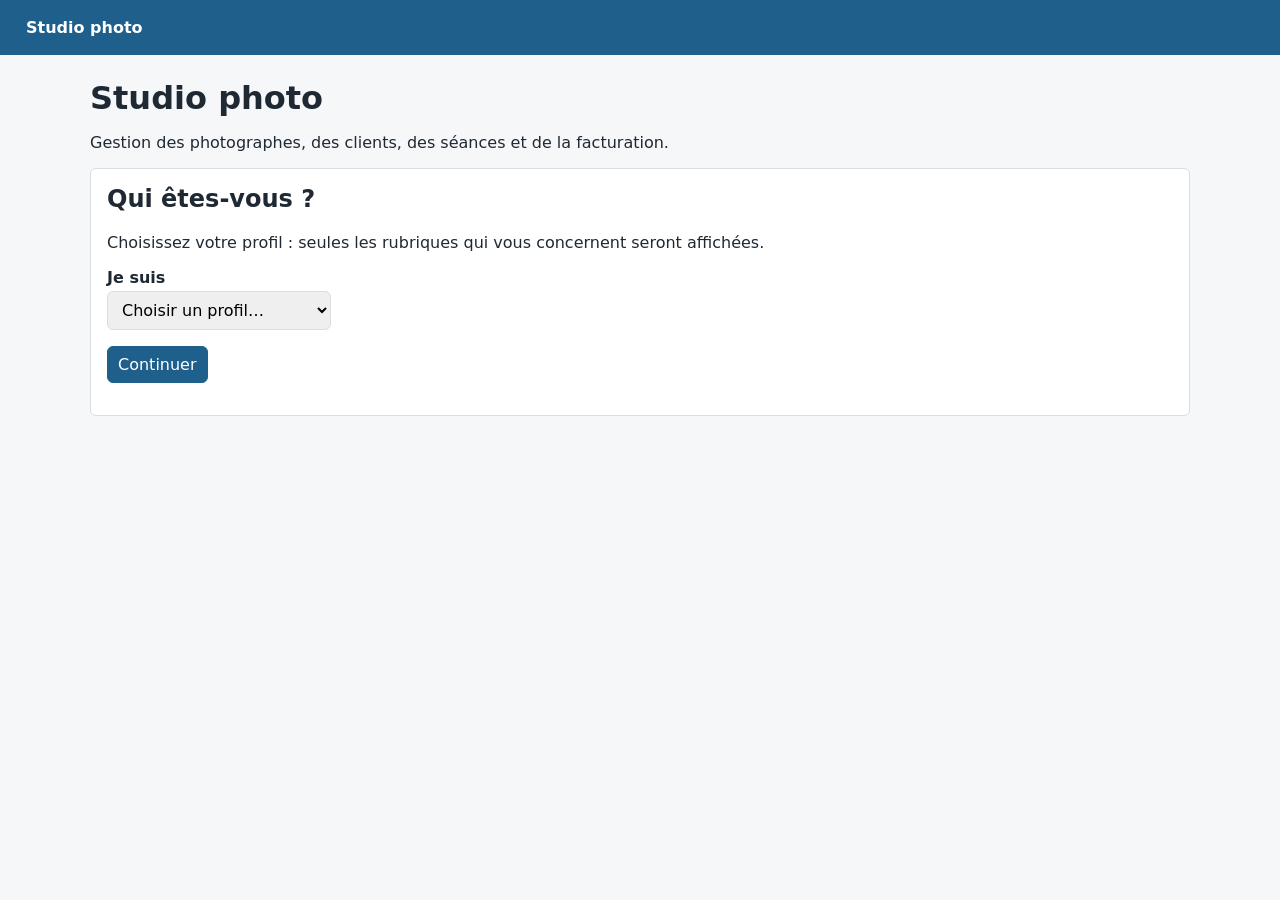
<file: src/main/resources/static/index.html>
<!DOCTYPE html>
<html lang="fr">
<head>
    <meta charset="UTF-8">
    <meta name="viewport" content="width=device-width, initial-scale=1">
    <meta http-equiv="Cache-Control" content="no-cache">
    <title>Accueil – Studio photo</title>
    <link rel="stylesheet" href="css/style.css">
    <script src="js/api.js"></script>
    <script src="js/layout.js"></script>
    <script src="js/accueil.js"></script>
</head>
<body>
<header id="entete"></header>

<main>
    <div id="messages"></div>

    <h1>Studio photo</h1>
    <p>Gestion des photographes, des clients, des séances et de la facturation.</p>

    <!-- Choix du profil : affiché tant qu'aucun profil n'est choisi (js/accueil.js) -->
    <form id="choix-profil" class="carte" hidden>
        <h2>Qui êtes-vous ?</h2>
        <p>Choisissez votre profil : seules les rubriques qui vous concernent seront affichées.</p>

        <label for="role">Je suis</label>
        <select id="role" required>
            <option value="">Choisir un profil…</option>
            <option value="GESTIONNAIRE">Gestionnaire du studio</option>
            <option value="SECRETAIRE">Secrétaire</option>
            <option value="PHOTOGRAPHE">Photographe</option>
        </select>

        <div id="bloc-photographe" hidden>
            <label for="photographe-profil">Photographe</label>
            <select id="photographe-profil">
                <option value="">Chargement…</option>
            </select>
        </div>

        <div class="actions"><button type="submit">Continuer</button></div>
    </form>

    <div class="grille" id="rubriques" hidden>
        <a class="carte" href="photographes.html">
            <h2>Photographes</h2>
            <p>Liste des photographes, spécialités, activation et désactivation.</p>
        </a>
        <a class="carte" href="clients.html">
            <h2>Clients</h2>
            <p>Clients particuliers et entreprises.</p>
        </a>
        <a class="carte" href="seances.html">
            <h2>Séances</h2>
            <p>Planning des séances, création, modification et changement de statut.</p>
        </a>
        <a class="carte" href="planning.html">
            <h2>Planning</h2>
            <p>Séances du jour ou de la semaine, par photographe.</p>
        </a>
        <a class="carte" href="factures.html">
            <h2>Factures</h2>
            <p>Factures générées, statut de paiement et téléchargement PDF.</p>
        </a>
        <a class="carte" href="statistiques.html">
            <h2>Statistiques</h2>
            <p>Top 5 des photographes et chiffre d’affaires sur une période.</p>
        </a>
    </div>
</main>
</body>
</html>
</file>
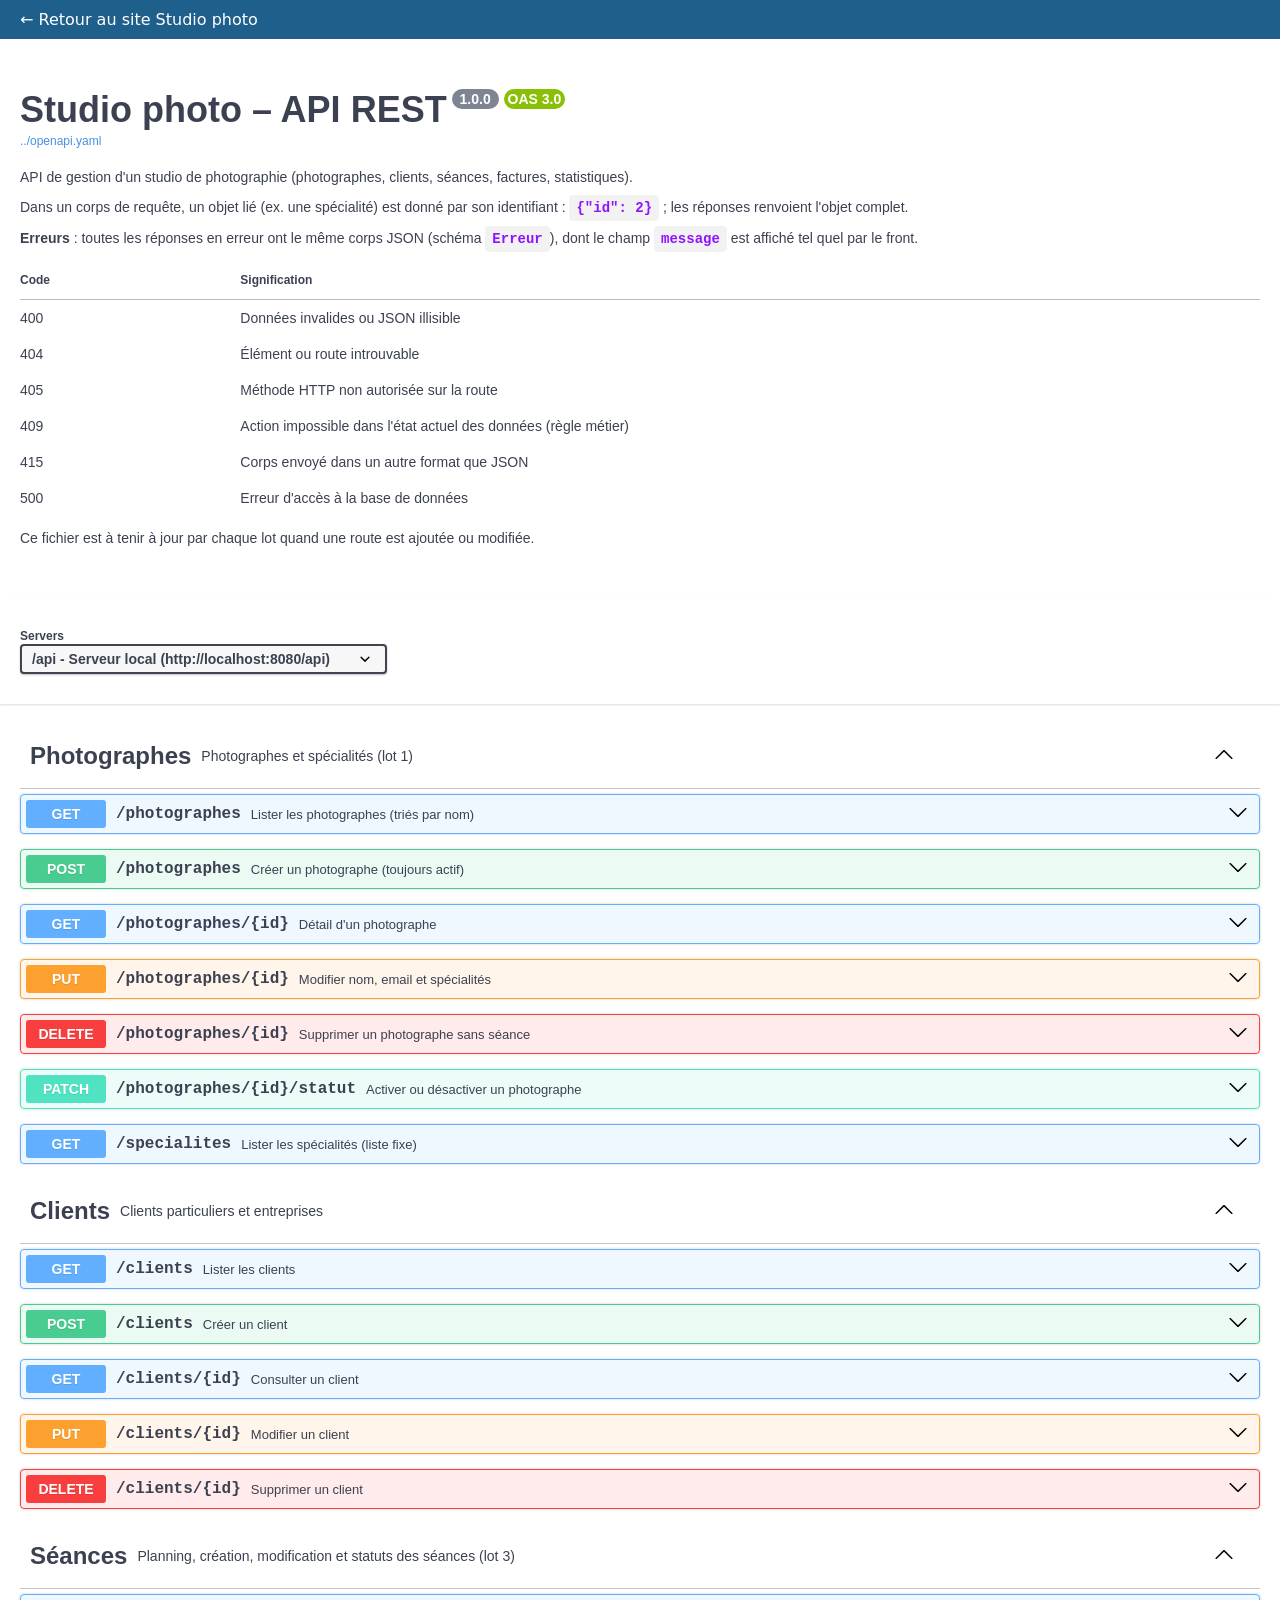
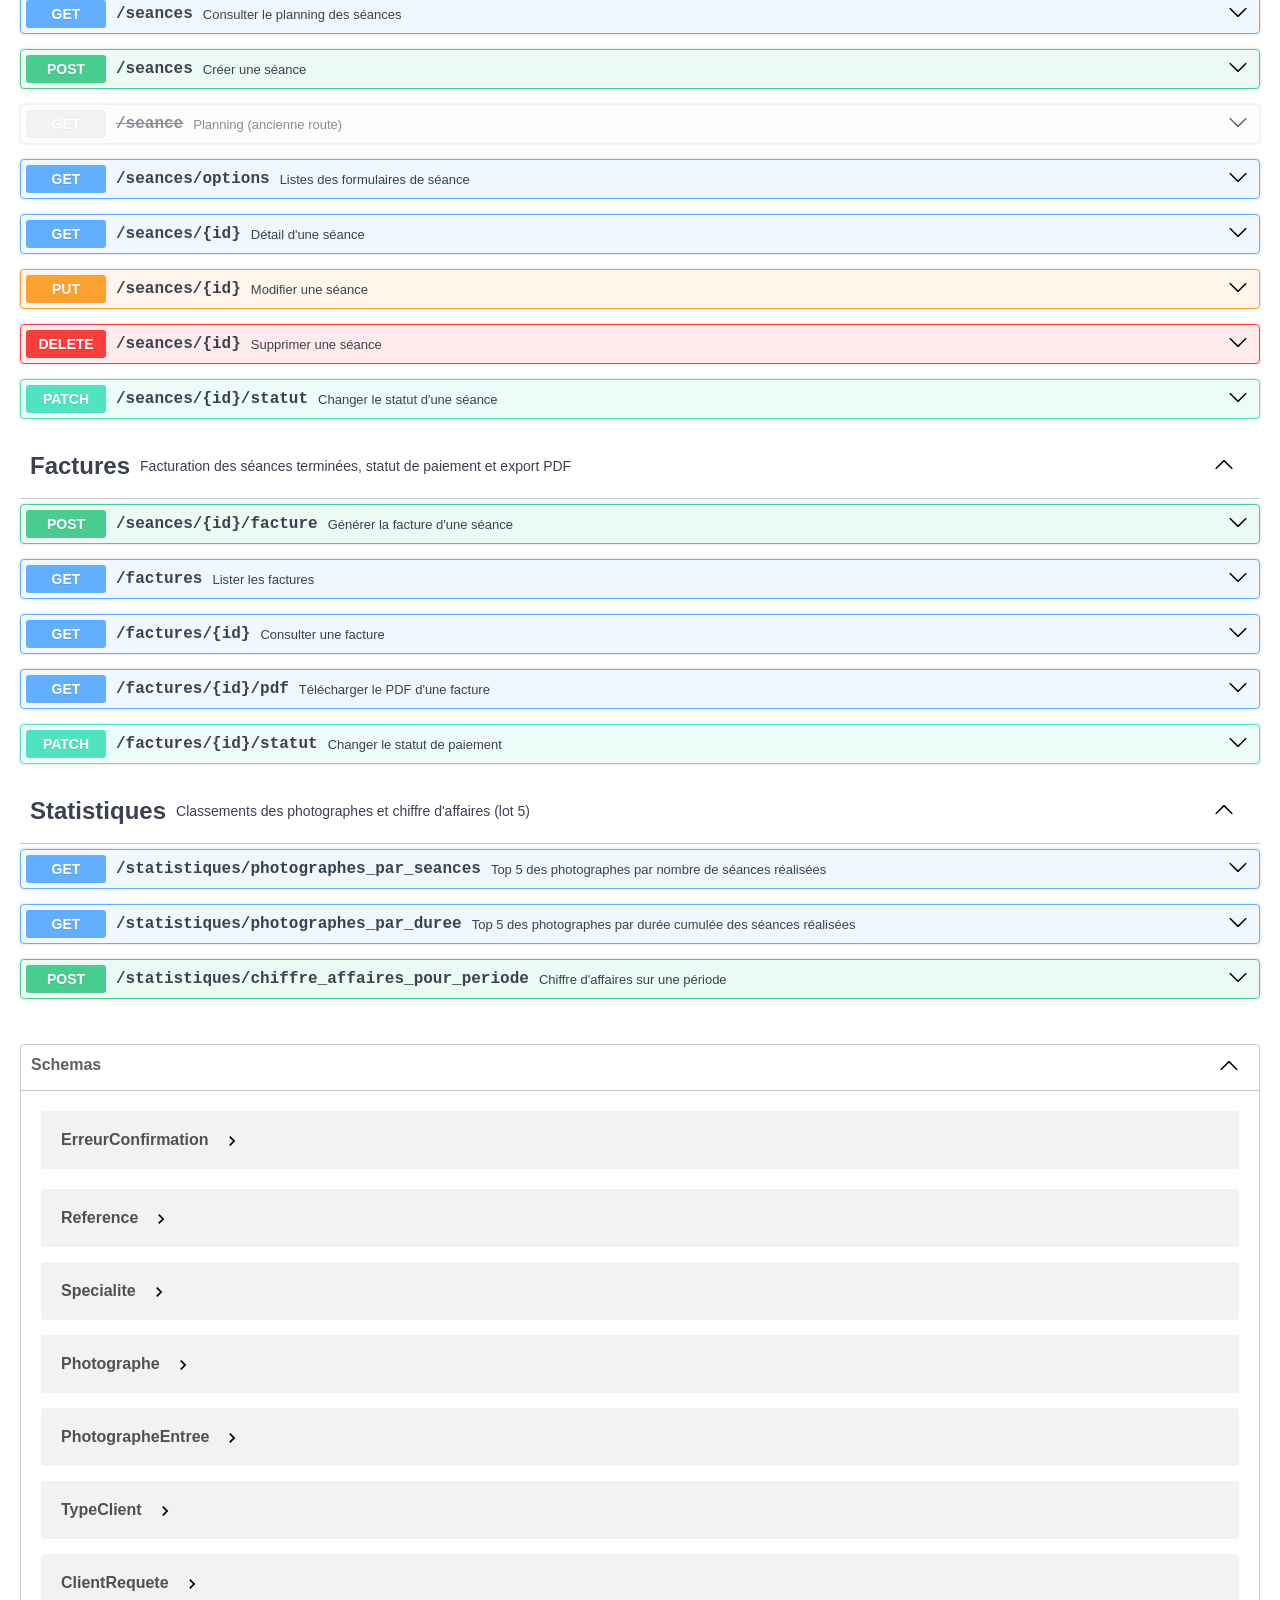
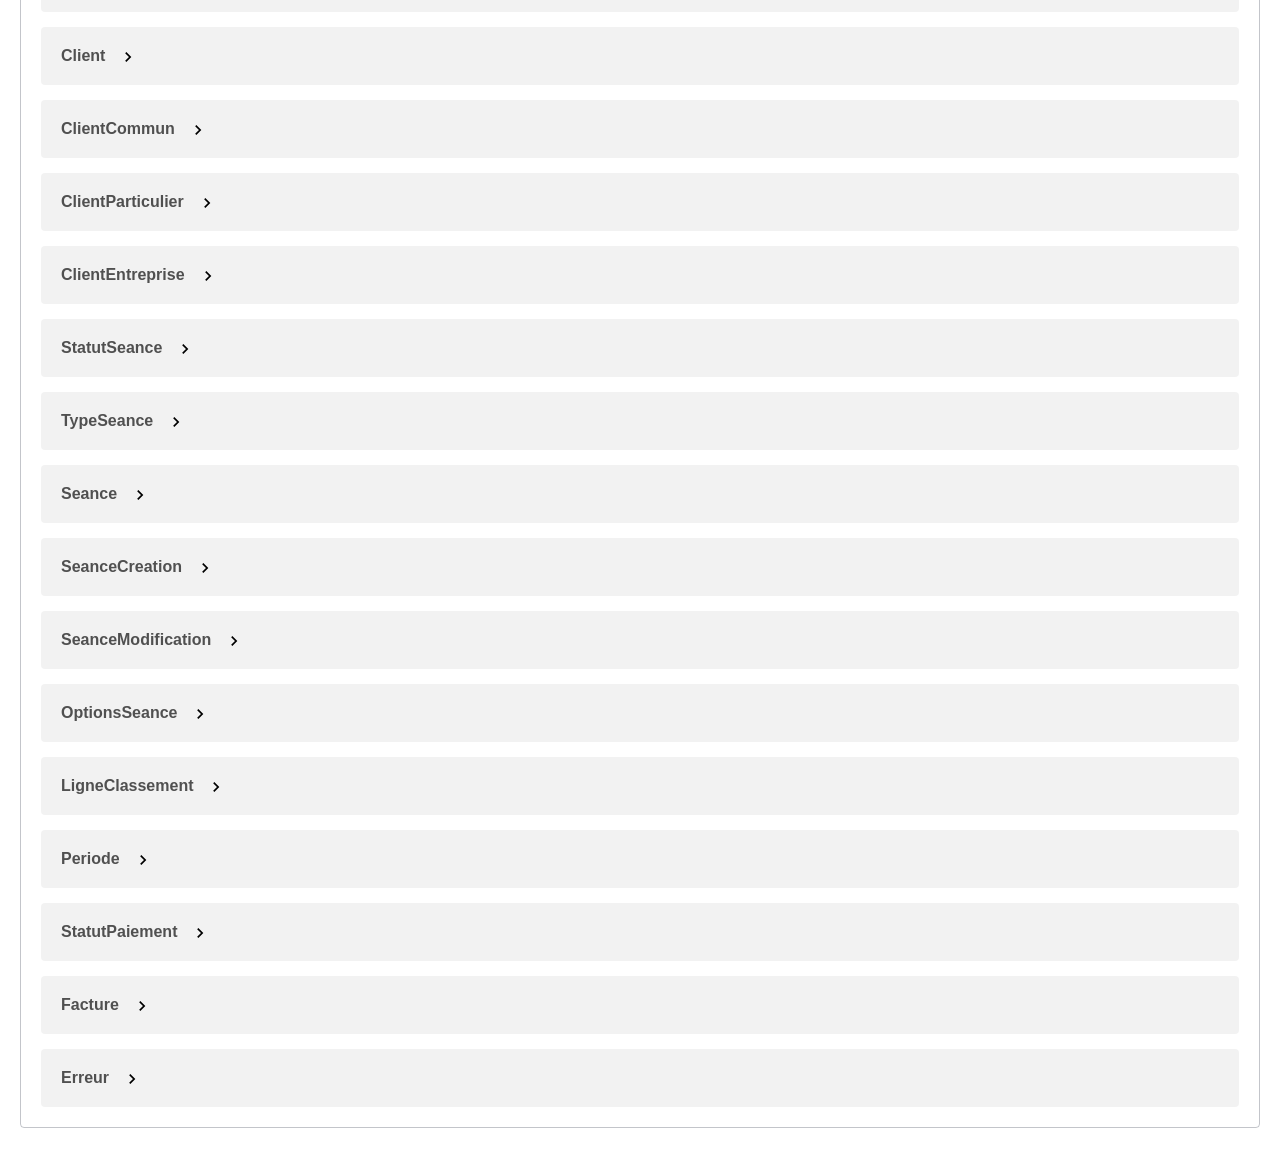
<file: src/main/resources/static/swagger/index.html>
<!DOCTYPE html>
<html lang="fr">
<head>
    <meta charset="UTF-8">
    <meta name="viewport" content="width=device-width, initial-scale=1">
    <title>Documentation de l'API – Studio photo</title>
    <!-- Swagger UI 5.17.14 (swagger-ui-dist, licence Apache 2.0 : voir LICENSE),
         copié tel quel pour fonctionner sans connexion internet ni dépendance Java -->
    <link rel="stylesheet" href="swagger-ui.css">
    <link rel="icon" type="image/png" href="favicon-32x32.png">
    <style>
        body { margin: 0; }
        .retour { display: block; padding: 10px 20px; background: #1f5f8b; color: #fff; font-family: system-ui, sans-serif; text-decoration: none; }
    </style>
</head>
<body>
<a class="retour" href="../index.html">← Retour au site Studio photo</a>
<div id="swagger-ui"></div>
<script src="swagger-ui-bundle.js"></script>
<script>
    // La description de l'API est le fichier statique /openapi.yaml (à tenir à jour quand une route change)
    window.ui = SwaggerUIBundle({
        url: '../openapi.yaml',
        dom_id: '#swagger-ui',
        deepLinking: true,
        docExpansion: 'list',
        defaultModelsExpandDepth: 1,
        tryItOutEnabled: false
    });
</script>
</body>
</html>
</file>
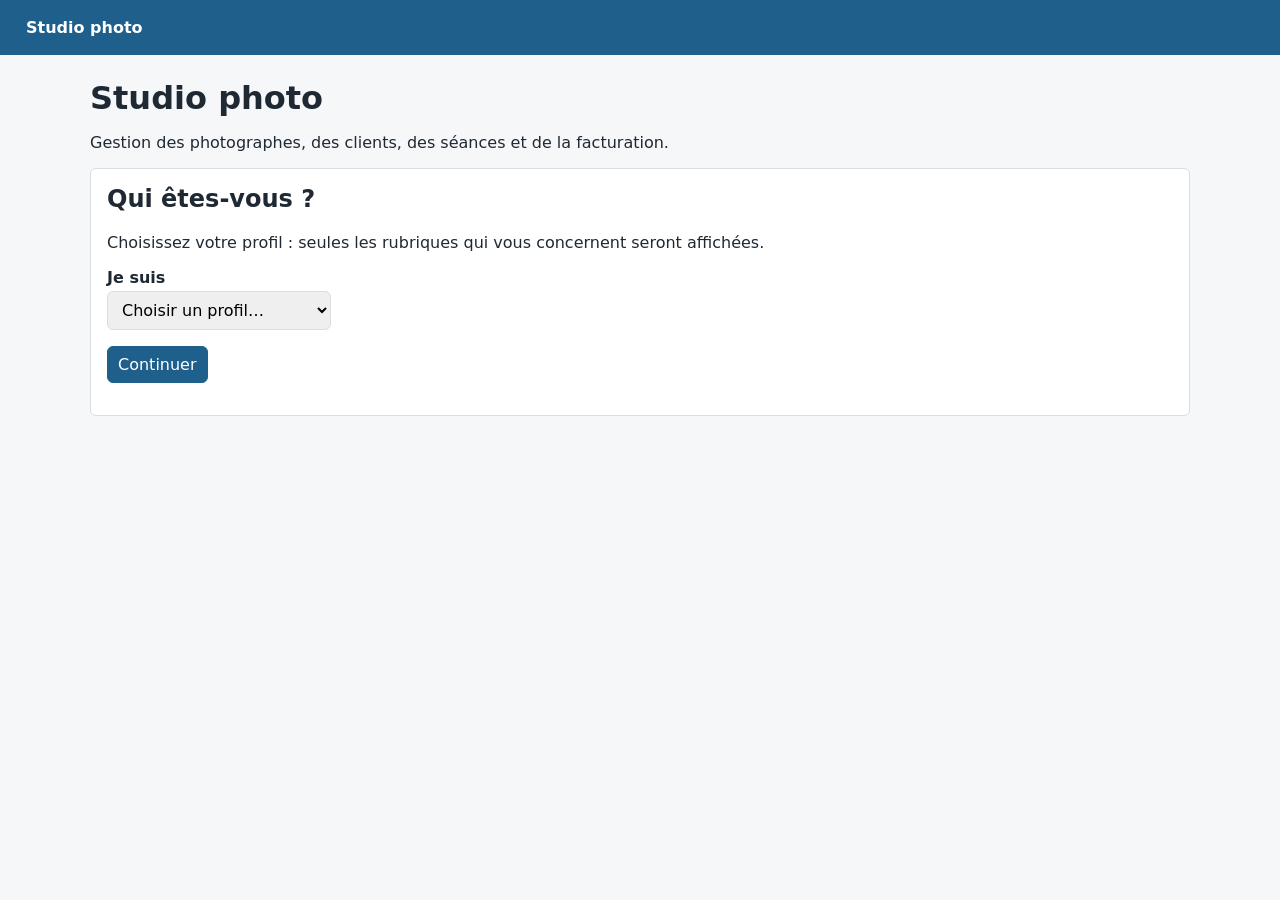
<file: src/main/resources/static/clients.html>
<!DOCTYPE html>
<html lang="fr">
<head>
    <meta charset="UTF-8">
    <meta name="viewport" content="width=device-width, initial-scale=1">
    <meta http-equiv="Cache-Control" content="no-cache">
    <title>Clients – Studio photo</title>
    <link rel="stylesheet" href="css/style.css">
    <style>
        /* Styles propres à la page clients */
        #formulaire[hidden] { display: none; } /* .carte impose display: block, qui l'emporte sur hidden */
        .defilement { overflow-x: auto; }
        .barre-outils { display: flex; flex-wrap: wrap; gap: 8px; align-items: center; margin: 16px 0; }
        .barre-outils input[type="search"] { flex: 1; min-width: 200px; }
        fieldset { border: none; margin: 0; padding: 0; }
        fieldset[disabled] { display: none; }
        .choix-type { display: flex; gap: 16px; margin-bottom: 4px; }
        .choix-type label { display: flex; gap: 6px; align-items: center; margin: 0; font-weight: normal; }
        .deux-colonnes { display: grid; grid-template-columns: 1fr 1fr; gap: 0 16px; }
        .carte input:not([type="radio"]) { width: 100%; box-sizing: border-box; }
        .aide { color: var(--texte-doux); font-size: 13px; margin: 4px 0 0; }
        td.actions-ligne { white-space: nowrap; text-align: right; }
        td.actions-ligne button { padding: 4px 10px; }
        .vide { color: var(--texte-doux); text-align: center; }
        @media (max-width: 640px) {
            .deux-colonnes { grid-template-columns: 1fr; }
            .masquable { display: none; }
            td.actions-ligne button { display: block; width: 100%; margin: 2px 0; }
        }
    </style>
    <script src="js/api.js"></script>
    <script src="js/layout.js"></script>
    <script src="js/clients.js"></script>
</head>
<body data-rubrique="clients.html">
<header id="entete"></header>

<main>
    <div id="messages"></div>

    <h1>Clients</h1>
    <form id="formulaire" class="carte" hidden novalidate>
        <h2 id="titre-formulaire">Nouveau client</h2>

        <div class="choix-type" role="radiogroup" aria-label="Type de client">
            <label><input type="radio" name="type" value="PARTICULIER" checked> Particulier</label>
            <label><input type="radio" name="type" value="ENTREPRISE"> Entreprise</label>
        </div>

        <!-- Un seul des deux blocs est actif : un fieldset désactivé est masqué
             et ses champs ne sont ni validés ni envoyés -->
        <fieldset id="champs-particulier" class="deux-colonnes">
            <div>
                <label for="prenom">Prénom</label>
                <input id="prenom" name="prenom" maxlength="100" required autocomplete="given-name">
            </div>
            <div>
                <label for="nom">Nom</label>
                <input id="nom" name="nom" maxlength="100" required autocomplete="family-name">
            </div>
        </fieldset>

        <fieldset id="champs-entreprise" class="deux-colonnes" disabled>
            <div>
                <label for="raisonSociale">Raison sociale</label>
                <input id="raisonSociale" name="raisonSociale" maxlength="150" required autocomplete="organization">
            </div>
            <div>
                <label for="sirenTva">SIREN ou n° de TVA</label>
                <input id="sirenTva" name="sirenTva" maxlength="20" required>
                <p class="aide">9 chiffres (ex. 901 234 567) ou FR + 11 caractères (ex. FR12 902345678).</p>
            </div>
        </fieldset>

        <label for="adressePostale">Adresse postale</label>
        <input id="adressePostale" name="adressePostale" maxlength="255" required autocomplete="street-address">

        <label for="email">Email de contact</label>
        <input id="email" name="email" type="email" maxlength="150" required autocomplete="email">

        <div class="actions">
            <button type="submit" id="bouton-enregistrer">Enregistrer</button>
            <button type="button" class="secondaire" id="bouton-annuler">Annuler</button>
        </div>
    </form>

    <div class="barre-outils">
        <button type="button" id="bouton-nouveau">+ Nouveau client</button>
        <input type="search" id="recherche" placeholder="Rechercher (nom, raison sociale, email, ville...)"
               aria-label="Rechercher un client">
        <select id="filtre-type" aria-label="Filtrer par type">
            <option value="">Tous les types</option>
            <option value="PARTICULIER">Particuliers</option>
            <option value="ENTREPRISE">Entreprises</option>
        </select>
    </div>

    <div class="defilement">
    <table>
        <thead>
        <tr>
            <th>Client</th>
            <th>Type</th>
            <th class="masquable">Email</th>
            <th class="masquable">Adresse</th>
            <th><span hidden>Actions</span></th>
        </tr>
        </thead>
        <tbody id="liste-clients">
        <tr><td colspan="5" class="vide">Chargement...</td></tr>
        </tbody>
    </table>
    </div>
    <p class="aide" id="compteur"></p>
</main>
</body>
</html>
</file>
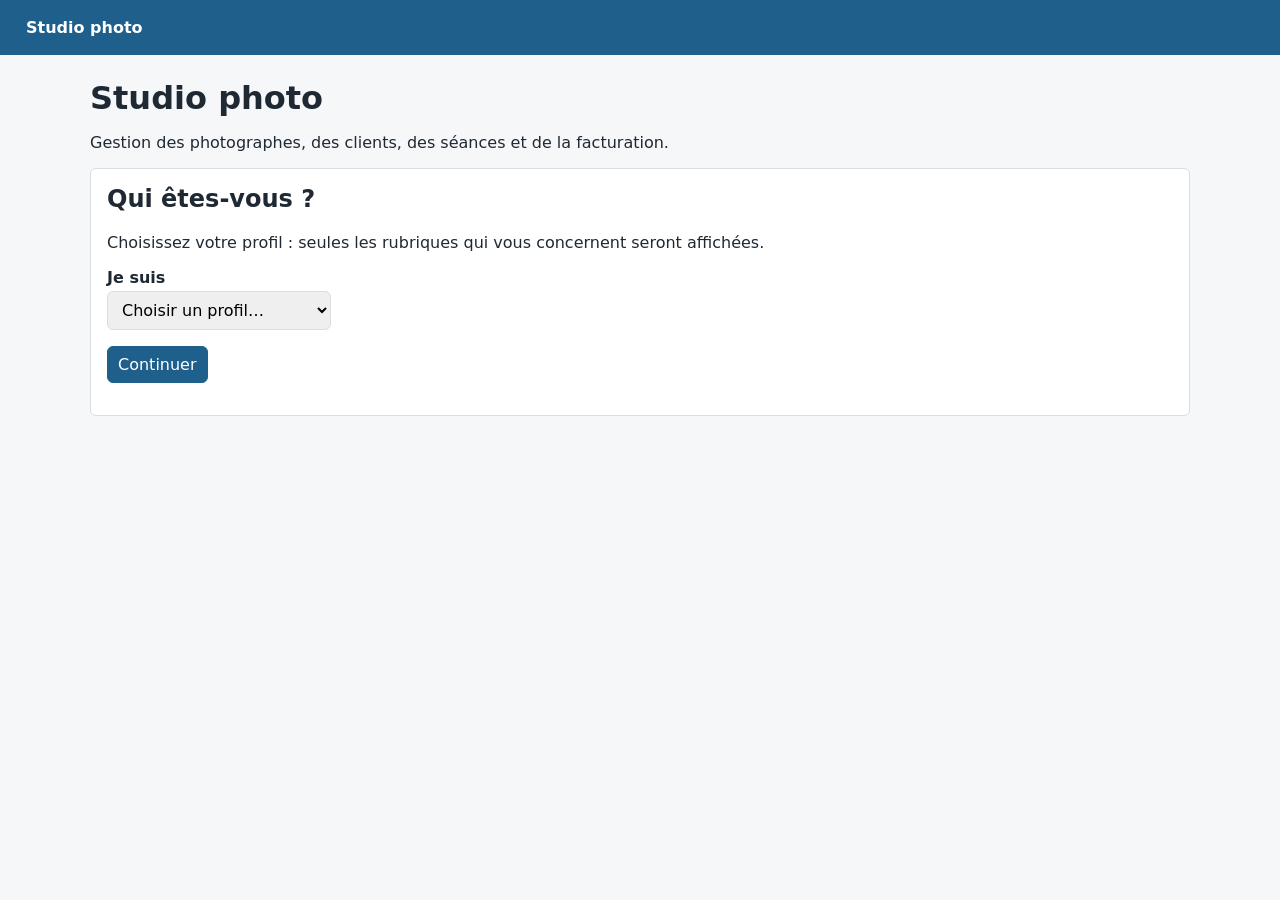
<file: src/main/resources/static/create_seance.html>
<!DOCTYPE html>
<html lang="fr">
<head>
    <meta charset="UTF-8">
    <meta name="viewport" content="width=device-width, initial-scale=1">
    <meta http-equiv="Cache-Control" content="no-cache">
    <title>Nouvelle séance – Studio photo</title>
    <link rel="stylesheet" href="css/style.css">
    <script src="js/api.js"></script>
    <script src="js/layout.js"></script>
    <script src="js/create_seance.js"></script>
</head>
<body data-rubrique="seances.html">
<header id="entete"></header>

<main>
    <div id="messages"></div>
    <h1>Nouvelle séance</h1>
    <div id="contenu">
        <form id="formulaire-seance" class="carte" hidden>
            <label for="date">Date</label>
            <input id="date" name="date" type="date" required>

            <label for="heureDebut">Heure de début</label>
            <input id="heureDebut" name="heureDebut" type="time" required>

            <label for="duree">Durée (minutes)</label>
            <input id="duree" name="duree" type="number" min="1" required>

            <label for="lieu">Lieu</label>
            <input id="lieu" name="lieu" type="text" maxlength="255" required>

            <label for="typeSeanceId">Type de séance</label>
            <select id="typeSeanceId" name="typeSeanceId" required></select>

            <label for="photographeId">Photographe</label>
            <select id="photographeId" name="photographeId" required></select>

            <label for="clientId">Client</label>
            <select id="clientId" name="clientId" required></select>
            <input id="clientType" name="clientType" type="hidden">

            <div class="actions">
                <button type="submit">Créer la séance</button>
                <a class="bouton-lien secondaire" href="seances.html">Annuler</a>
            </div>
        </form>
    </div>
</main>
</body>
</html>
</file>
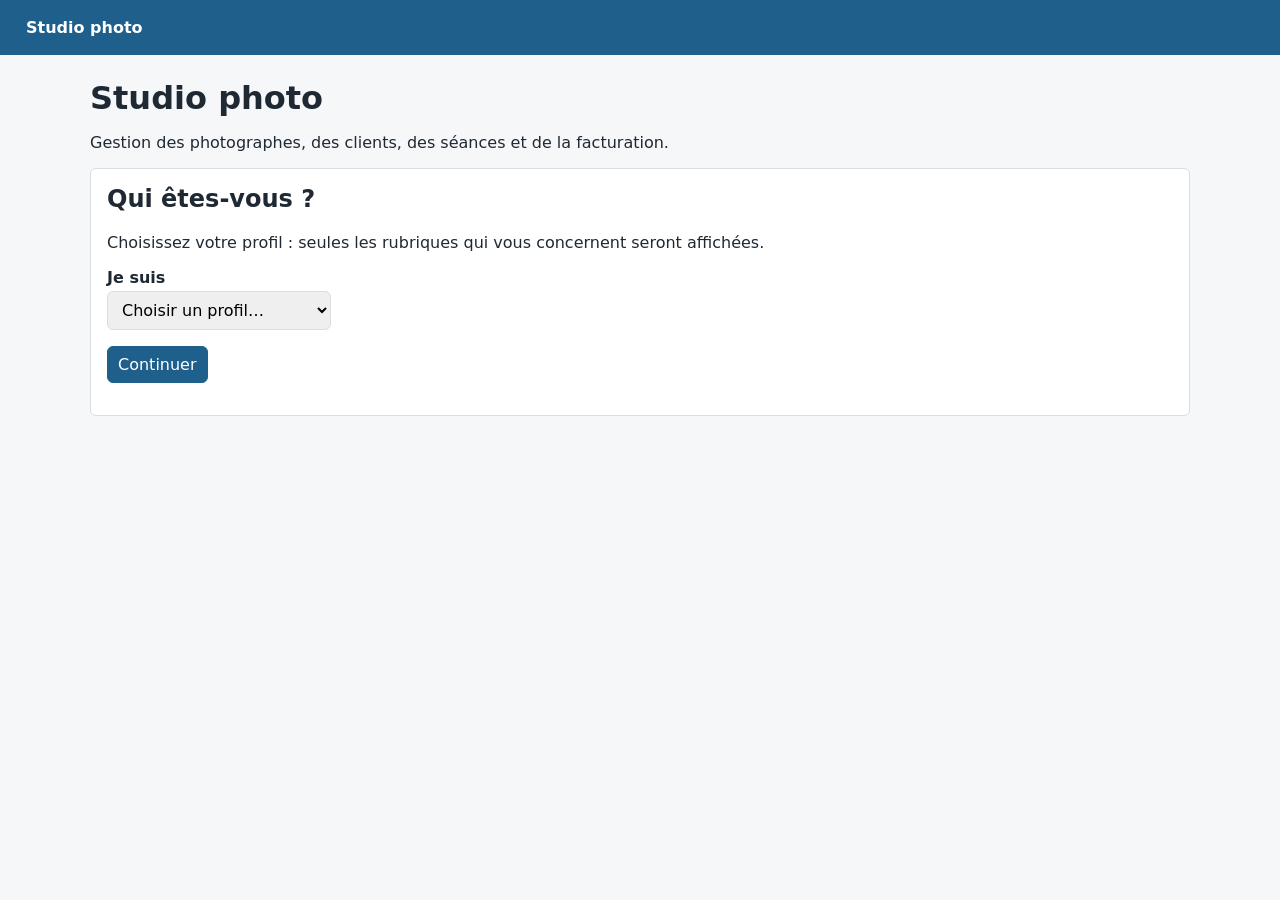
<file: src/main/resources/static/factures.html>
<!DOCTYPE html>
<html lang="fr">
<head>
    <meta charset="UTF-8">
    <meta name="viewport" content="width=device-width, initial-scale=1">
    <meta http-equiv="Cache-Control" content="no-cache">
    <title>Factures – Studio photo</title>
    <link rel="stylesheet" href="css/style.css">
    <style>
        .barre-outils { display: flex; flex-wrap: wrap; gap: 8px; margin-bottom: 12px; }
        .barre-outils input[type="search"] { flex: 1; min-width: 200px; }
        /* .carte force le display, sans cette règle le [hidden] ne marche plus */
        #detail[hidden] { display: none; }
        td.numero, td .badge { white-space: nowrap; }
        .compteur { color: var(--texte-doux); font-size: 13px; margin: 0 0 8px; }
        .vide { color: var(--texte-doux); text-align: center; }
        td.actions-ligne { white-space: nowrap; text-align: right; }
        td.actions-ligne button { padding: 4px 10px; }
        td.montant, th.montant { text-align: right; white-space: nowrap; }
        tr.selectionnee td { background: #eef4fa; }
        /* lien qui ressmble à un bouton (PDF) */
        a.bouton {
            display: inline-block; padding: 8px 14px; border-radius: 6px; text-decoration: none;
            background: var(--principale); color: #fff; font-size: 14px;
        }
        td.actions-ligne a.bouton { padding: 4px 10px; }
        a.bouton.secondaire { background: #fff; color: var(--principale); border: 1px solid var(--principale); }
        .detail-tete { display: flex; flex-wrap: wrap; justify-content: space-between; align-items: baseline; gap: 8px; }
        .detail-tete h2 { margin: 0; }
        .deux-colonnes { display: grid; grid-template-columns: 1fr 1fr; gap: 0 24px; }
        .deux-colonnes h3 { margin: 16px 0 4px; font-size: 14px; color: var(--texte-doux); text-transform: uppercase; }
        .deux-colonnes p { margin: 2px 0; }
        table.montants { width: auto; margin-left: auto; margin-top: 16px; }
        table.montants td { padding: 4px 16px; }
        table.montants tr.total td { font-weight: bold; border-top: 2px solid var(--bordure); }
        @media (max-width: 640px) {
            .deux-colonnes { grid-template-columns: 1fr; }
            .masquable { display: none; }
            table.montants { width: 100%; }
        }
    </style>
    <script src="js/api.js"></script>
    <script src="js/layout.js"></script>
    <script src="js/facturation.js"></script>
    <script src="js/factures.js"></script>
</head>
<body data-rubrique="factures.html">
<header id="entete"></header>

<main>
    <div id="messages"></div>

    <h1>Factures</h1>
    <section id="detail" class="carte" hidden aria-live="polite"></section>

    <div class="barre-outils">
        <input type="search" id="recherche" placeholder="Rechercher (numéro, client, email...)"
               aria-label="Rechercher une facture">
        <select id="filtre-statut" aria-label="Filtrer par statut de paiement">
            <option value="">Tous les statuts</option>
            <option value="EN_ATTENTE">En attente</option>
            <option value="PAYEE">Payées</option>
            <option value="ANNULEE">Annulées</option>
        </select>
    </div>

    <p id="compteur" class="compteur"></p>
    <table>
        <thead>
        <tr>
            <th>Numéro</th>
            <th>Émise le</th>
            <th>Client</th>
            <th class="masquable">Prestation</th>
            <th class="montant">Total TTC</th>
            <th>Statut</th>
            <th></th>
        </tr>
        </thead>
        <tbody id="liste-factures">
        <tr><td colspan="7" class="vide">Chargement...</td></tr>
        </tbody>
    </table>
</main>
</body>
</html>
</file>
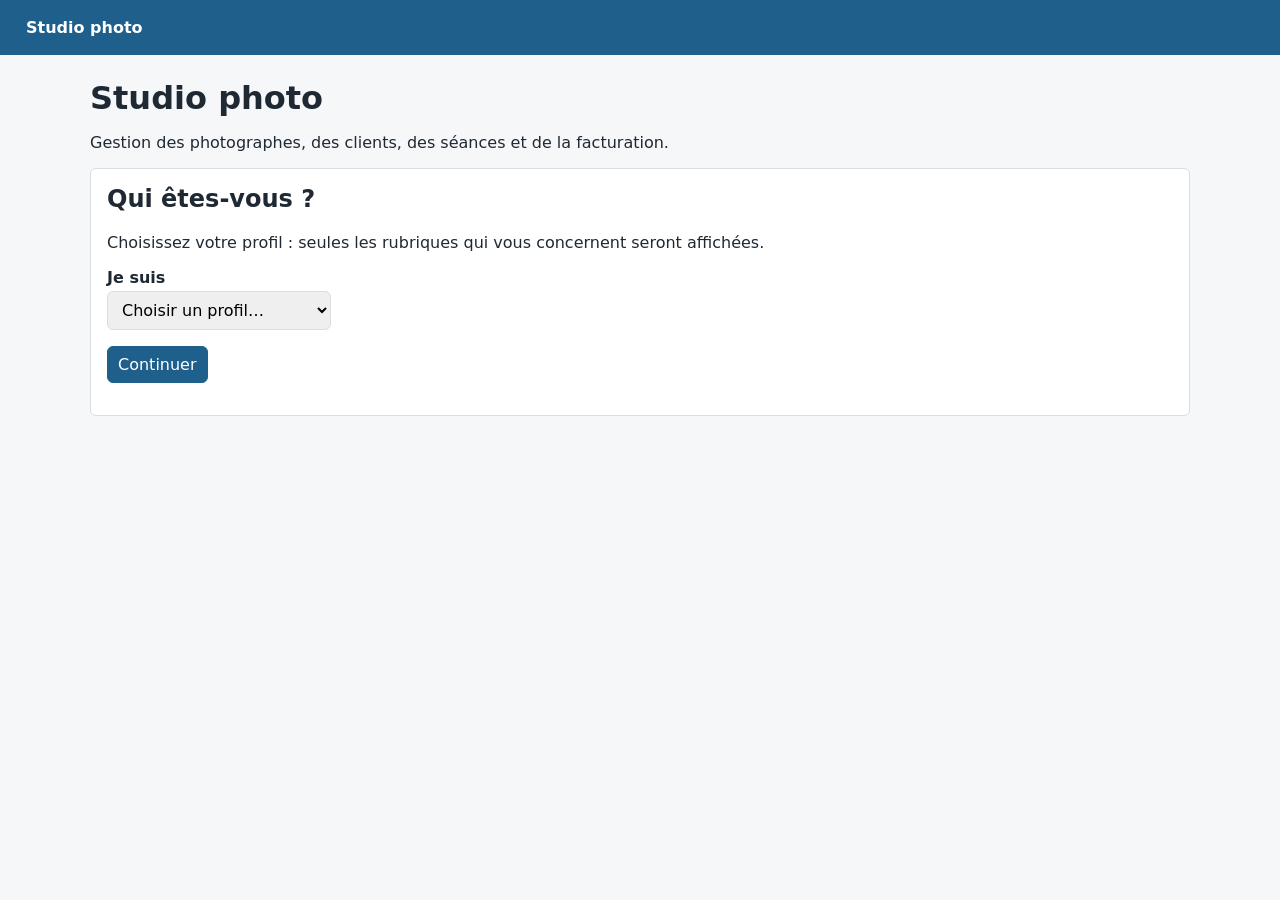
<file: src/main/resources/static/photographes.html>
<!DOCTYPE html>
<html lang="fr">
<head>
    <meta charset="UTF-8">
    <meta name="viewport" content="width=device-width, initial-scale=1">
    <meta http-equiv="Cache-Control" content="no-cache">
    <title>Photographes – Studio photo</title>
    <link rel="stylesheet" href="css/style.css">
    <style>
        /* Styles propres à cette page (le style commun est dans css/style.css) */
        [hidden] { display: none !important; }

        .barre {
            display: flex;
            flex-wrap: wrap;
            align-items: center;
            justify-content: space-between;
            gap: 12px;
            margin: 16px 0;
        }
        .barre label { display: inline; margin: 0 6px 0 0; }

        fieldset {
            margin: 16px 0 0;
            padding: 8px 12px 12px;
            border: 1px solid var(--bordure);
            border-radius: 6px;
        }
        legend { font-weight: 600; padding: 0 4px; }
        fieldset label {
            display: inline-flex;
            align-items: center;
            gap: 6px;
            margin: 8px 20px 0 0;
            font-weight: normal;
        }

        td.actions-ligne { white-space: nowrap; }
        td.actions-ligne button { padding: 4px 10px; margin: 2px 4px 2px 0; }
        .texte-doux { color: var(--texte-doux); }

        dialog {
            max-width: 460px;
            border: 1px solid var(--bordure);
            border-radius: 6px;
            padding: 20px;
        }
        dialog::backdrop { background: rgba(31, 41, 51, 0.4); }
        dialog h2 { margin-top: 0; font-size: 1.2em; }
        dialog .actions { justify-content: flex-end; margin-bottom: 0; }
    </style>
    <script src="js/api.js"></script>
    <script src="js/layout.js"></script>
    <script src="js/photographes.js"></script>
</head>
<body data-rubrique="photographes.html">
<header id="entete"></header>

<main>
    <div id="messages"></div>

    <h1>Photographes</h1>

    <div class="barre">
        <div>
            <label for="filtre-statut">Afficher</label>
            <select id="filtre-statut">
                <option value="">Tous les photographes</option>
                <option value="true">Actifs</option>
                <option value="false">Inactifs</option>
            </select>
        </div>
        <button type="button" id="bouton-nouveau">Nouveau photographe</button>
    </div>

    <!-- Formulaire de création et de modification (masqué tant qu'on ne l'ouvre pas) -->
    <form id="formulaire" class="carte" hidden>
        <h2 id="titre-formulaire">Nouveau photographe</h2>

        <label for="nom">Nom</label>
        <input id="nom" name="nom" required maxlength="100" autocomplete="off">

        <label for="email">Email</label>
        <input id="email" name="email" type="email" required maxlength="150" autocomplete="off">

        <fieldset>
            <legend>Spécialités</legend>
            <div id="cases-specialites"><span class="texte-doux">Chargement…</span></div>
        </fieldset>

        <div class="actions">
            <button type="submit" id="bouton-enregistrer">Enregistrer</button>
            <button type="button" class="secondaire" id="bouton-annuler">Annuler</button>
        </div>
    </form>

    <table>
        <thead>
        <tr>
            <th scope="col">Nom</th>
            <th scope="col">Email</th>
            <th scope="col">Spécialités</th>
            <th scope="col">Statut</th>
            <th scope="col">Actions</th>
        </tr>
        </thead>
        <tbody id="liste">
        <tr><td colspan="5" class="texte-doux">Chargement…</td></tr>
        </tbody>
    </table>
</main>

<!-- Boîte de confirmation (activer, désactiver, supprimer) -->
<dialog id="confirmation" aria-labelledby="confirmation-titre">
    <form method="dialog">
        <h2 id="confirmation-titre"></h2>
        <p id="confirmation-texte"></p>
        <div class="actions">
            <button type="submit" value="annuler" class="secondaire">Annuler</button>
            <button type="submit" value="ok" id="confirmation-ok">Confirmer</button>
        </div>
    </form>
</dialog>
</body>
</html>
</file>
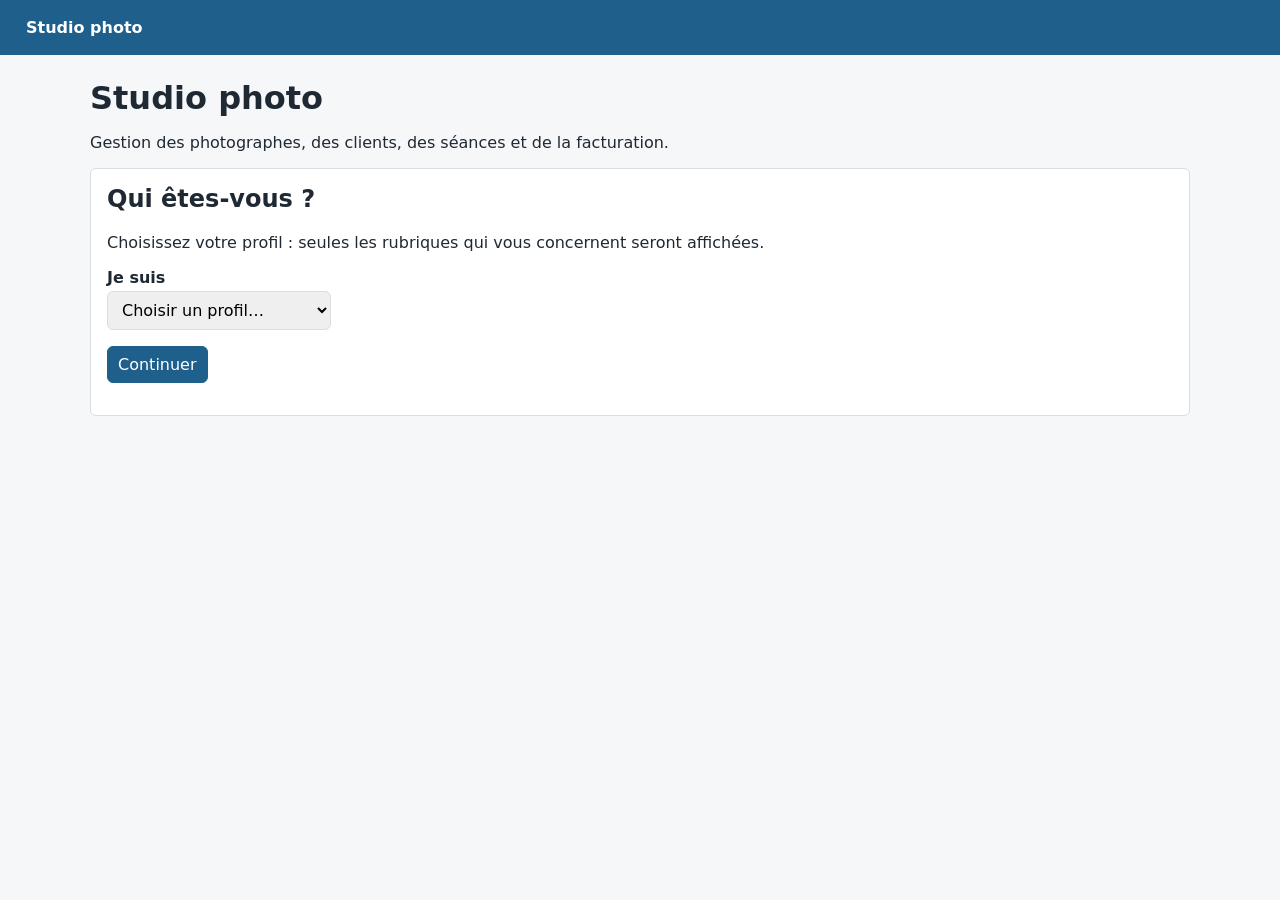
<file: src/main/resources/static/planning.html>
<!DOCTYPE html>
<html lang="fr">
<head>
    <meta charset="UTF-8">
    <meta name="viewport" content="width=device-width, initial-scale=1">
    <meta http-equiv="Cache-Control" content="no-cache">
    <title>Planning – Studio photo</title>
    <link rel="stylesheet" href="css/style.css">
    <style>
        /* Styles propres à la page planning */
        .barre-outils { display: flex; flex-wrap: wrap; gap: 8px; align-items: center; margin: 16px 0; }
        .barre-outils .groupe { display: flex; gap: 4px; align-items: center; }
        .barre-outils .espace { flex: 1; }
        .vue-choix button[aria-pressed="false"] { background: #fff; color: var(--principale); }
        #periode { margin: 0 0 12px; font-size: 20px; }
        #calendrier { transition: opacity 0.15s; }
        #calendrier[aria-busy="true"] { opacity: 0.4; pointer-events: none; }

        .semaine { display: grid; grid-template-columns: repeat(7, minmax(0, 1fr)); gap: 8px; }
        .jour { background: #fff; border: 1px solid var(--bordure); border-radius: 6px; min-height: 140px; display: flex; flex-direction: column; }
        .jour.aujourdhui { border-color: var(--principale); box-shadow: inset 0 3px 0 var(--principale); }
        .jour-entete { padding: 8px 10px; border-bottom: 1px solid var(--bordure); background: #eef1f5; border-radius: 6px 6px 0 0; }
        .jour-entete button { padding: 0; border: none; background: none; color: inherit; font-weight: 600;
                              text-transform: capitalize; white-space: nowrap; }
        .jour-entete button:hover { text-decoration: underline; }
        .jour-contenu { padding: 6px; display: flex; flex-direction: column; gap: 6px; flex: 1; }
        .jour-vide { color: var(--texte-doux); font-size: 13px; text-align: center; margin: auto 0; }

        .seance { display: block; padding: 6px 8px; border: 1px solid var(--bordure); border-left: 4px solid var(--principale);
                  border-radius: 4px; color: inherit; text-decoration: none; font-size: 13px; line-height: 1.35; background: #fff; }
        .seance:hover, .seance:focus-visible { background: #f3f7fb; }
        .seance .horaire { font-weight: 600; }
        .seance .statut { margin: 2px 0; }
        .seance .detail { color: var(--texte-doux); overflow-wrap: anywhere; }
        .seance.CONFIRMEE { border-left-color: var(--principale); }
        .seance.PLANIFIEE { border-left-color: #8fb3d1; }
        .seance.TERMINEE  { border-left-color: var(--vert); }
        .seance.ANNULEE   { border-left-color: var(--rouge); opacity: 0.6; }
        .seance.ANNULEE .horaire { text-decoration: line-through; }

        /* Vue jour : une seule colonne, cartes plus détaillées */
        .vue-jour .seance { display: grid; grid-template-columns: 130px 1fr auto; grid-template-areas: "horaire infos statut";
                            gap: 4px 16px; padding: 12px 14px; font-size: 15px; }
        .vue-jour .seance .horaire { grid-area: horaire; }
        .vue-jour .seance .infos { grid-area: infos; }
        .vue-jour .seance .statut { grid-area: statut; margin: 0; }

        .legende { display: flex; flex-wrap: wrap; gap: 12px; margin-top: 12px; font-size: 13px; color: var(--texte-doux); }

        @media (max-width: 900px) {
            .semaine { grid-template-columns: 1fr; }
            .jour { min-height: 0; }
            .jour-vide { margin: 4px 0; }
            .vue-jour .seance { grid-template-columns: 1fr auto; grid-template-areas: "horaire statut" "infos infos"; }
        }
    </style>
    <script src="js/api.js"></script>
    <script src="js/layout.js"></script>
    <script src="js/planning.js"></script>
</head>
<body data-rubrique="planning.html">
<header id="entete"></header>

<main>
    <div id="messages"></div>

    <h1>Planning</h1>
    <div class="barre-outils">
        <div class="groupe vue-choix" role="group" aria-label="Affichage">
            <button type="button" data-vue="jour" aria-pressed="false">Jour</button>
            <button type="button" data-vue="semaine" aria-pressed="true">Semaine</button>
        </div>
        <div class="groupe">
            <button type="button" class="secondaire" id="precedent" aria-label="Période précédente">‹</button>
            <button type="button" class="secondaire" id="aujourdhui">Aujourd'hui</button>
            <button type="button" class="secondaire" id="suivant" aria-label="Période suivante">›</button>
        </div>
        <input type="date" id="date" aria-label="Aller à la date">
        <span class="espace"></span>
        <select id="filtre-photographe" aria-label="Filtrer par photographe">
            <option value="">Tous les photographes</option>
        </select>
        <a class="bouton-lien" href="create_seance.html">+ Nouvelle séance</a>
    </div>

    <h2 id="periode"></h2>
    <div id="calendrier" aria-live="polite"></div>

    <div class="legende">
        <span>Statuts :</span>
        <span class="badge PLANIFIEE">Planifiée</span>
        <span class="badge CONFIRMEE">Confirmée</span>
        <span class="badge TERMINEE">Terminée</span>
        <span class="badge ANNULEE">Annulée</span>
    </div>
</main>
</body>
</html>
</file>
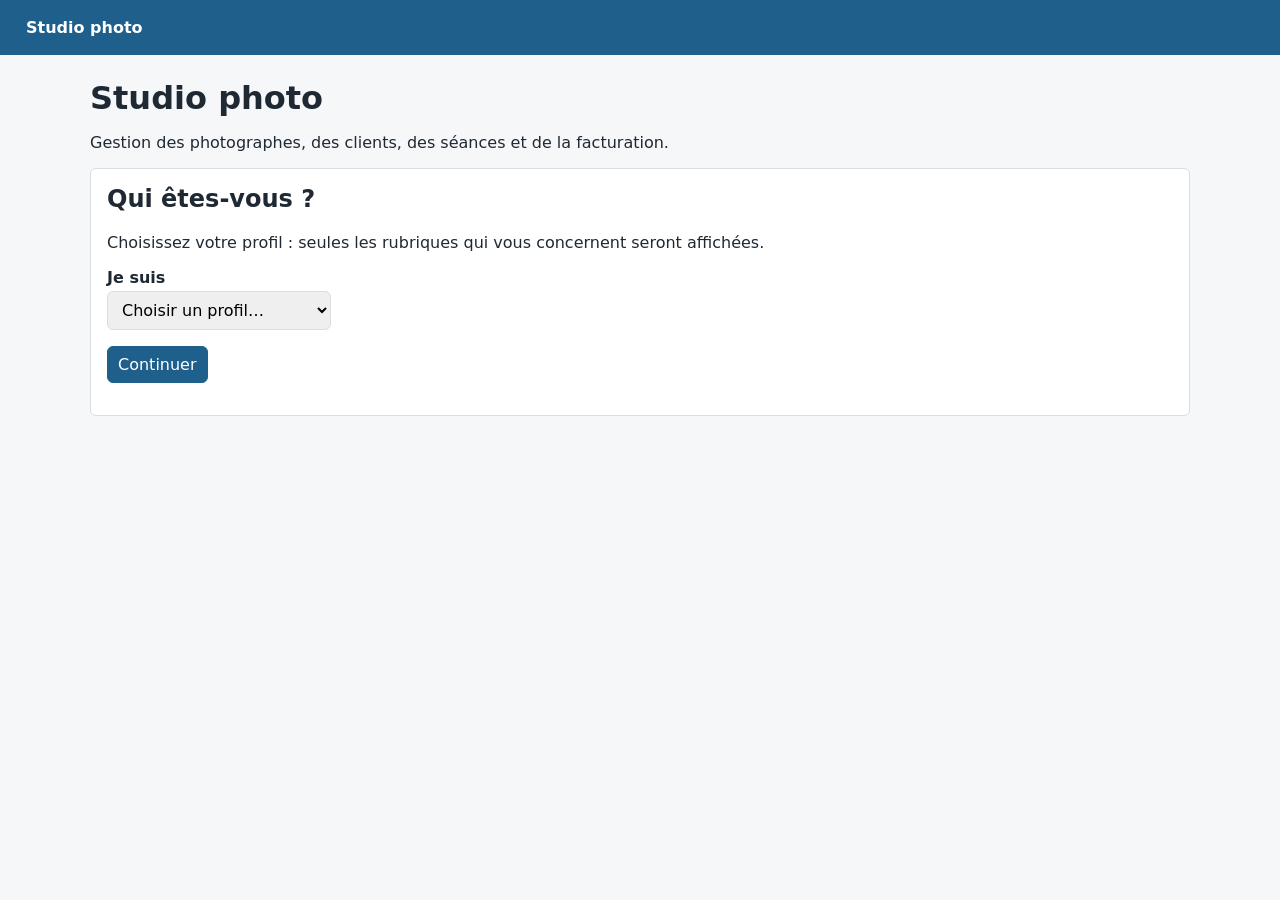
<file: src/main/resources/static/seance.html>
<!DOCTYPE html>
<html lang="fr">
<head>
    <meta charset="UTF-8">
    <meta name="viewport" content="width=device-width, initial-scale=1">
    <meta http-equiv="Cache-Control" content="no-cache">
    <title>Fiche séance – Studio photo</title>
    <link rel="stylesheet" href="css/style.css">
    <style>
        /* .carte force le display, sans cette règle le [hidden] ne marche plus */
        #fiche[hidden] { display: none; }
        .fiche-tete { display: flex; flex-wrap: wrap; justify-content: space-between; align-items: baseline; gap: 8px; }
        .fiche-tete h2 { margin: 0; }
        #fiche p { margin: 4px 0; }
        .aide { color: var(--texte-doux); font-size: 13px; }
    </style>
    <script src="js/api.js"></script>
    <script src="js/layout.js"></script>
    <script src="js/facturation.js"></script>
    <script src="js/seance.js"></script>
</head>
<body data-rubrique="seances.html">
<header id="entete"></header>

<main>
    <div id="messages"></div>

    <h1>Fiche séance</h1>
    <p><a class="bouton-lien secondaire" href="seances.html">Retour aux séances</a></p>

    <section id="fiche" class="carte" hidden aria-live="polite"></section>
</main>
</body>
</html>
</file>
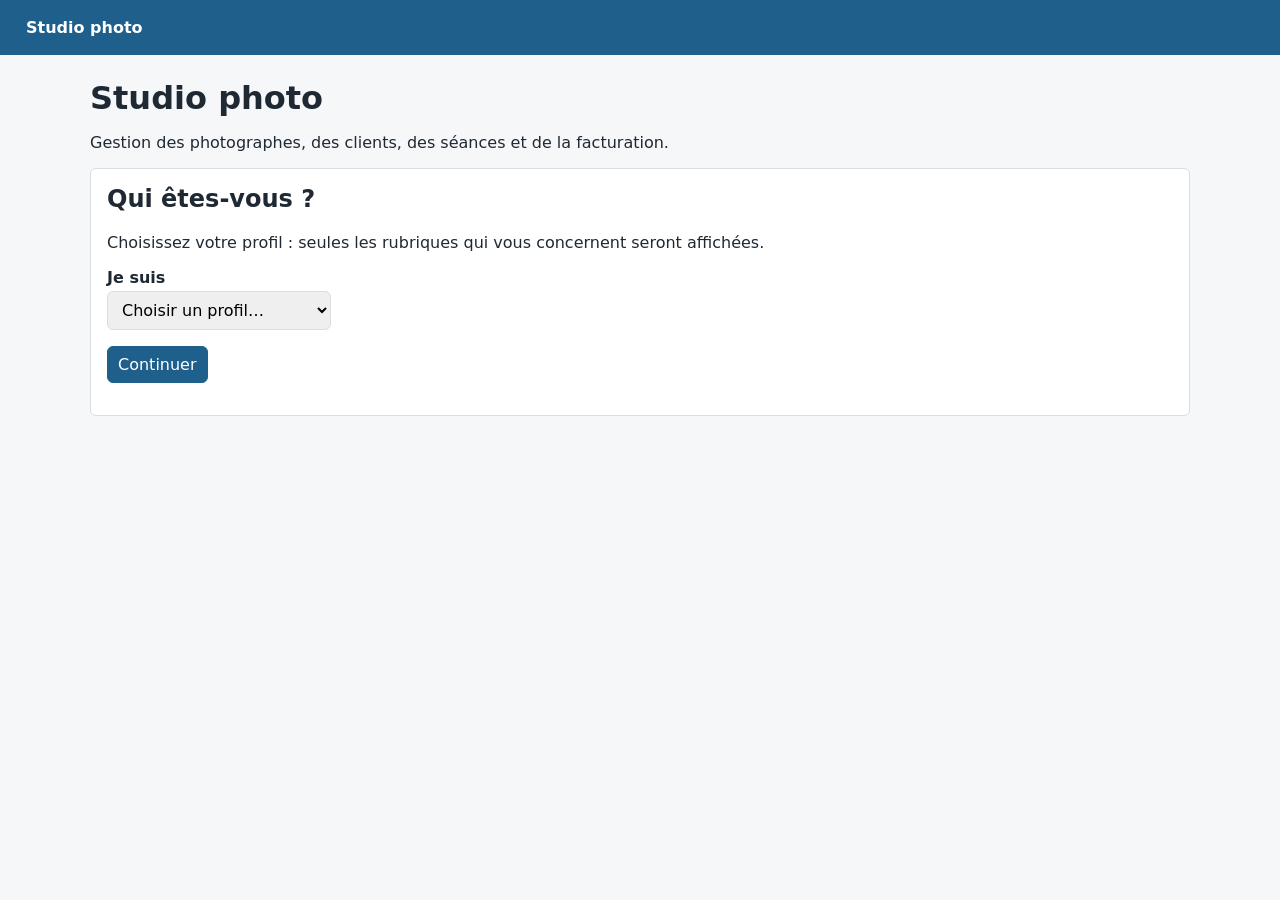
<file: src/main/resources/static/seances.html>
<!DOCTYPE html>
<html lang="fr">
<head>
    <meta charset="UTF-8">
    <meta name="viewport" content="width=device-width, initial-scale=1">
    <meta http-equiv="Cache-Control" content="no-cache">
    <title>Séances – Studio photo</title>
    <link rel="stylesheet" href="css/style.css">
    <script src="js/api.js"></script>
    <script src="js/layout.js"></script>
    <script src="js/facturation.js"></script>
    <script src="js/seances.js"></script>
</head>
<body data-rubrique="seances.html">
<header id="entete"></header>

<main>
    <div id="messages"></div>

    <h1>Séances</h1>
    <p><a class="bouton-lien" href="create_seance.html">Nouvelle séance</a></p>

    <div id="contenu">
        <table>
            <thead>
                <tr>
                    <th scope="col">ID</th>
                    <th scope="col">Date</th>
                    <th scope="col">Heure</th>
                    <th scope="col">Durée</th>
                    <th scope="col">Lieu</th>
                    <th scope="col">Statut</th>
                    <th scope="col">Actions</th>
                </tr>
            </thead>
            <tbody id="liste-seances">
                <tr><td colspan="7">Chargement des séances…</td></tr>
            </tbody>
        </table>
    </div>
</main>
</body>
</html>
</file>
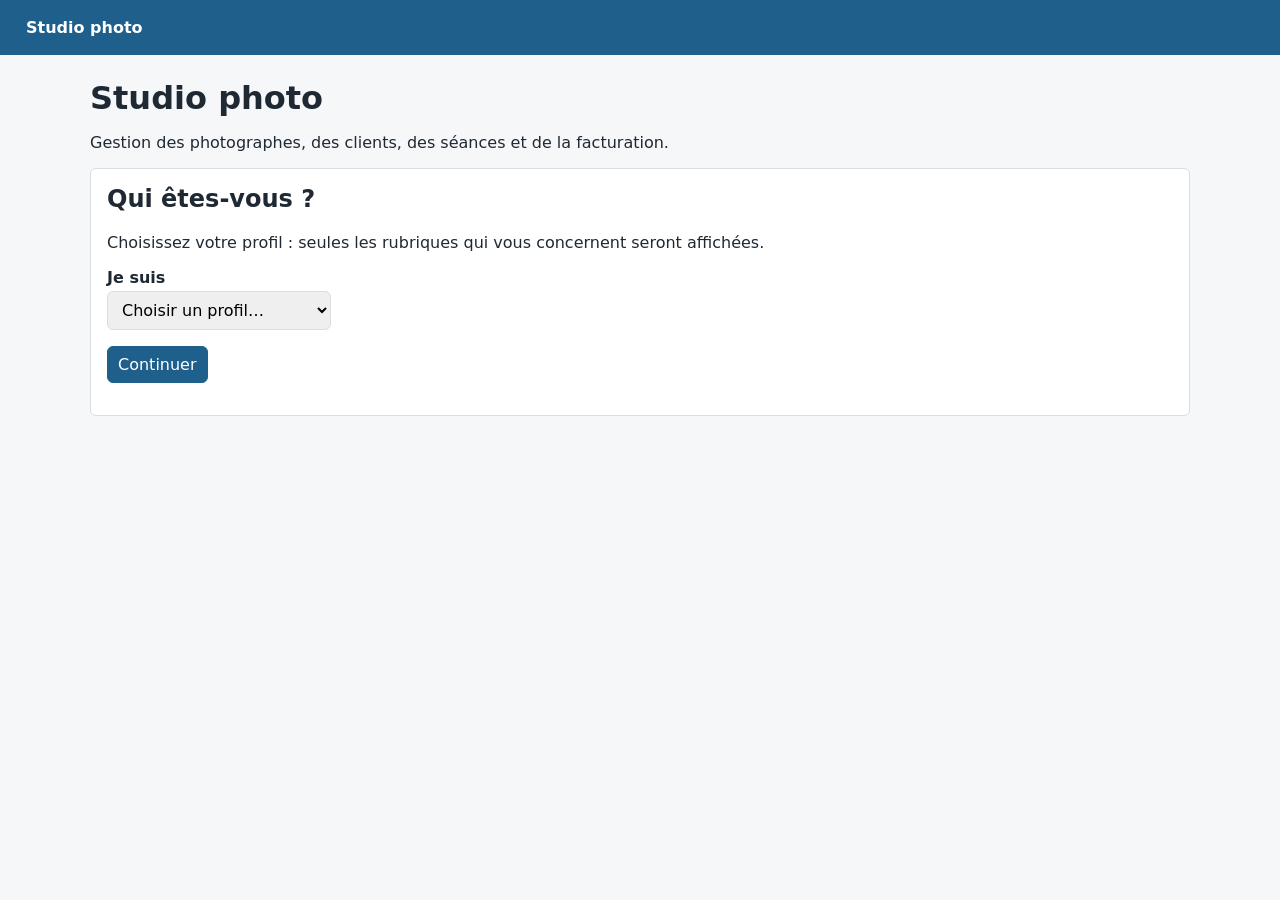
<file: src/main/resources/static/statistiques.html>
<!DOCTYPE html>
<html lang="fr">
<head>
    <meta charset="UTF-8">
    <meta name="viewport" content="width=device-width, initial-scale=1">
    <meta http-equiv="Cache-Control" content="no-cache">
    <title>Statistiques – Studio photo</title>
    <link rel="stylesheet" href="css/style.css">
    <script src="js/api.js"></script>
    <script src="js/layout.js"></script>
    <script src="js/statistiques.js"></script>
</head>
<body data-rubrique="statistiques.html">
<header id="entete"></header>

<main>
    <div id="messages"></div>

    <h1>Statistiques</h1>
    <p><a class="bouton-lien" href="#" onclick="chargerPhotographesParSeances(); return false;">Top 5 des photographes par séances réalisées</a></p>
    <p><a class="bouton-lien" href="#" onclick="chargerPhotographesParDuree(); return false;">Top 5 des photographes par durée des séances réalisées</a></p>
    <p><a class="bouton-lien" href="#" onclick="demanderPeriode(); return false;">Chiffre d'affaires sur une période</a></p>

    <div id="contenu"></div>
</main>
</body>
</html>
</file>
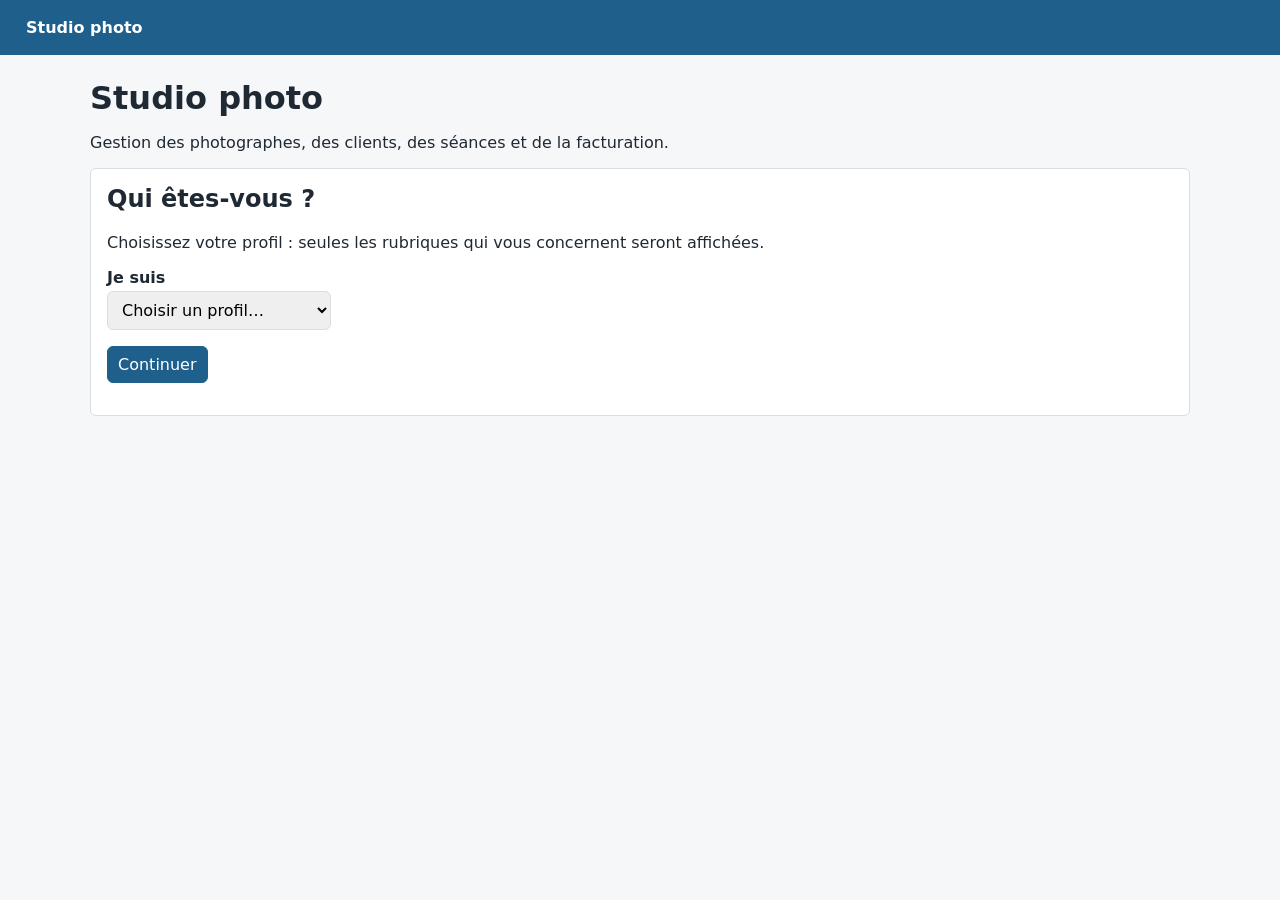
<file: src/main/resources/static/update_seance.html>
<!DOCTYPE html>
<html lang="fr">
<head>
    <meta charset="UTF-8">
    <meta name="viewport" content="width=device-width, initial-scale=1">
    <meta http-equiv="Cache-Control" content="no-cache">
    <title>Modifier une séance – Studio photo</title>
    <link rel="stylesheet" href="css/style.css">
    <script src="js/api.js"></script>
    <script src="js/layout.js"></script>
    <script src="js/facturation.js"></script>
    <script src="js/update_seance.js"></script>
</head>
<body data-rubrique="seances.html">
<header id="entete"></header>

<main>
    <div id="messages"></div>
    <h1>Modifier une séance</h1>
    <div id="contenu">
        <form id="formulaire-seance" class="carte" hidden>
            <label for="date">Date</label>
            <input id="date" name="date" type="date" required>

            <label for="heureDebut">Heure de début</label>
            <input id="heureDebut" name="heureDebut" type="time" required>

            <label for="duree">Durée (minutes)</label>
            <input id="duree" name="duree" type="number" min="1" required>

            <label for="lieu">Lieu</label>
            <input id="lieu" name="lieu" type="text" maxlength="255" required>

            <label for="statut">Statut</label>
            <select id="statut" name="statut" required>
                <option value="PLANIFIEE">Planifiée</option>
                <option value="CONFIRMEE">Confirmée</option>
                <option value="TERMINEE">Terminée</option>
                <option value="ANNULEE">Annulée</option>
            </select>

            <label for="typeSeanceId">Type de séance</label>
            <select id="typeSeanceId" name="typeSeanceId" required></select>

            <label for="photographeId">Photographe</label>
            <select id="photographeId" name="photographeId" required></select>

            <label for="clientId">Client</label>
            <select id="clientId" name="clientId" required></select>

            <input id="clientType" name="clientType" type="hidden">

            <div class="actions">
                <button type="submit">Enregistrer</button>
                <a class="bouton-lien secondaire" href="seances.html">Annuler</a>
            </div>
        </form>
    </div>
</main>
</body>
</html>
</file>
<file: src/main/resources/static/css/style.css>
/* =====================================================================
   Studio photo - style commun

   Pour une nouvelle page : inclure ce fichier, et le HTML standard
   (h1, p, table, form, label, input, select, button) est déjà mis en forme.
   Seules quelques classes existent :

     .carte                 encadré blanc (bloc, formulaire, carte cliquable)
     .grille                cartes côte à côte
     .actions               rangée de boutons
     button.secondaire      bouton blanc
     button.danger          bouton rouge (supprimer, annuler)
     .badge + STATUT        pastille de couleur, ex. class="badge PAYEE"
     .message.erreur/.succes  messages (créés par api.js)
   ===================================================================== */

:root {
    --principale: #1f5f8b;
    --bordure: #d9dee5;
    --texte-doux: #616e7c;
    --vert: #2f7d4f;
    --orange: #a8641a;
    --rouge: #b23b3b;
}

/* hidden doit toujours masquer, même un élément stylé en block, flex ou grid (.carte, .grille...) */
[hidden] {
    display: none !important;
}

body {
    margin: 0;
    font-family: system-ui, sans-serif;
    color: #1f2933;
    background: #f6f7f9;
}

/* ---------- En-tête et menu (remplis par layout.js) ---------- */

header {
    display: flex;
    flex-wrap: wrap;
    align-items: center;
    gap: 16px;
    padding: 12px 16px;
    background: var(--principale);
}

header a {
    color: #fff;
    text-decoration: none;
    padding: 6px 10px;
    border-radius: 6px;
}

header a:hover,
header a.actif {
    background: rgba(255, 255, 255, 0.2);
}

/* Profil choisi sur l'accueil, à droite de l'en-tête (layout.js) */
header .profil {
    display: flex;
    align-items: center;
    gap: 12px;
    margin-left: auto;
    color: #fff;
}

header .profil button {
    padding: 4px 10px;
}

/* ---------- Contenu ---------- */

main {
    max-width: 1100px;
    margin: 0 auto;
    padding: 24px 16px;
}

h1 {
    margin: 0 0 8px;
}

.carte {
    display: block;
    background: #fff;
    border: 1px solid var(--bordure);
    border-radius: 6px;
    padding: 16px;
    margin-bottom: 16px;
    color: inherit;
    text-decoration: none;
}

.carte h2 {
    margin-top: 0;
}

.grille {
    display: grid;
    grid-template-columns: repeat(auto-fill, minmax(240px, 1fr));
    gap: 16px;
}

.grille .carte {
    margin-bottom: 0;
}

.actions {
    display: flex;
    flex-wrap: wrap;
    gap: 8px;
    margin: 16px 0;
}

/* ---------- Tableaux ---------- */

table {
    width: 100%;
    border-collapse: collapse;
    background: #fff;
    border: 1px solid var(--bordure);
}

th, td {
    text-align: left;
    padding: 10px;
    border-bottom: 1px solid var(--bordure);
}

th {
    background: #eef1f5;
}

/* ---------- Formulaires et boutons ---------- */

label {
    display: block;
    margin: 12px 0 4px;
    font-weight: 600;
}

input, select, textarea, button {
    font: inherit;
    padding: 8px 10px;
    border: 1px solid var(--bordure);
    border-radius: 6px;
}

button {
    border-color: var(--principale);
    background: var(--principale);
    color: #fff;
    cursor: pointer;
}

a.bouton-lien {
    display: inline-block;
    padding: 8px 10px;
    border: 1px solid var(--principale);
    border-radius: 6px;
    background: var(--principale);
    color: #fff;
    text-decoration: none;
}

a.bouton-lien.secondaire {
    background: #fff;
    color: var(--principale);
}

button.secondaire {
    background: #fff;
    color: var(--principale);
}

button.danger {
    border-color: var(--rouge);
    background: var(--rouge);
}

button:disabled {
    opacity: 0.5;
}

/* ---------- Badges de statut ---------- */

.badge {
    padding: 2px 8px;
    border-radius: 10px;
    font-size: 13px;
    background: #eef1f5;
    color: var(--texte-doux);
}

.badge.PLANIFIEE, .badge.CONFIRMEE        { background: #e6eef6; color: var(--principale); }
.badge.TERMINEE, .badge.PAYEE, .badge.ACTIF { background: #e5f3ea; color: var(--vert); }
.badge.EN_ATTENTE                         { background: #fbf0e1; color: var(--orange); }
.badge.ANNULEE                            { background: #f6e6e6; color: var(--rouge); }

/* ---------- Messages (créés par api.js) ---------- */

.message {
    display: flex;
    justify-content: space-between;
    padding: 10px 14px;
    margin-bottom: 8px;
    border-radius: 6px;
}

.message.erreur { background: #fbeeee; color: var(--rouge); }
.message.succes { background: #ebf6ef; color: var(--vert); }

.message button {
    background: none;
    border: none;
    color: inherit;
    padding: 0 4px;
}
</file>
<file: src/main/resources/static/swagger/swagger-ui.css>
.swagger-ui{color:#3b4151;font-family:sans-serif/*! normalize.css v7.0.0 | MIT License | github.com/necolas/normalize.css */}.swagger-ui html{line-height:1.15;-ms-text-size-adjust:100%;-webkit-text-size-adjust:100%}.swagger-ui body{margin:0}.swagger-ui article,.swagger-ui aside,.swagger-ui footer,.swagger-ui header,.swagger-ui nav,.swagger-ui section{display:block}.swagger-ui h1{font-size:2em;margin:.67em 0}.swagger-ui figcaption,.swagger-ui figure,.swagger-ui main{display:block}.swagger-ui figure{margin:1em 40px}.swagger-ui hr{box-sizing:content-box;height:0;overflow:visible}.swagger-ui pre{font-family:monospace,monospace;font-size:1em}.swagger-ui a{background-color:transparent;-webkit-text-decoration-skip:objects}.swagger-ui abbr[title]{border-bottom:none;text-decoration:underline;-webkit-text-decoration:underline dotted;text-decoration:underline dotted}.swagger-ui b,.swagger-ui strong{font-weight:inherit;font-weight:bolder}.swagger-ui code,.swagger-ui kbd,.swagger-ui samp{font-family:monospace,monospace;font-size:1em}.swagger-ui dfn{font-style:italic}.swagger-ui mark{background-color:#ff0;color:#000}.swagger-ui small{font-size:80%}.swagger-ui sub,.swagger-ui sup{font-size:75%;line-height:0;position:relative;vertical-align:baseline}.swagger-ui sub{bottom:-.25em}.swagger-ui sup{top:-.5em}.swagger-ui audio,.swagger-ui video{display:inline-block}.swagger-ui audio:not([controls]){display:none;height:0}.swagger-ui img{border-style:none}.swagger-ui svg:not(:root){overflow:hidden}.swagger-ui button,.swagger-ui input,.swagger-ui optgroup,.swagger-ui select,.swagger-ui textarea{font-family:sans-serif;font-size:100%;line-height:1.15;margin:0}.swagger-ui button,.swagger-ui input{overflow:visible}.swagger-ui button,.swagger-ui select{text-transform:none}.swagger-ui [type=reset],.swagger-ui [type=submit],.swagger-ui button,.swagger-ui html [type=button]{-webkit-appearance:button}.swagger-ui [type=button]::-moz-focus-inner,.swagger-ui [type=reset]::-moz-focus-inner,.swagger-ui [type=submit]::-moz-focus-inner,.swagger-ui button::-moz-focus-inner{border-style:none;padding:0}.swagger-ui [type=button]:-moz-focusring,.swagger-ui [type=reset]:-moz-focusring,.swagger-ui [type=submit]:-moz-focusring,.swagger-ui button:-moz-focusring{outline:1px dotted ButtonText}.swagger-ui fieldset{padding:.35em .75em .625em}.swagger-ui legend{box-sizing:border-box;color:inherit;display:table;max-width:100%;padding:0;white-space:normal}.swagger-ui progress{display:inline-block;vertical-align:baseline}.swagger-ui textarea{overflow:auto}.swagger-ui [type=checkbox],.swagger-ui [type=radio]{box-sizing:border-box;padding:0}.swagger-ui [type=number]::-webkit-inner-spin-button,.swagger-ui [type=number]::-webkit-outer-spin-button{height:auto}.swagger-ui [type=search]{-webkit-appearance:textfield;outline-offset:-2px}.swagger-ui [type=search]::-webkit-search-cancel-button,.swagger-ui [type=search]::-webkit-search-decoration{-webkit-appearance:none}.swagger-ui ::-webkit-file-upload-button{-webkit-appearance:button;font:inherit}.swagger-ui details,.swagger-ui menu{display:block}.swagger-ui summary{display:list-item}.swagger-ui canvas{display:inline-block}.swagger-ui [hidden],.swagger-ui template{display:none}.swagger-ui .debug *{outline:1px solid gold}.swagger-ui .debug-white *{outline:1px solid #fff}.swagger-ui .debug-black *{outline:1px solid #000}.swagger-ui .debug-grid{background:transparent url([data-uri]) repeat 0 0}.swagger-ui .debug-grid-16{background:transparent url([data-uri]) repeat 0 0}.swagger-ui .debug-grid-8-solid{background:#fff url([data-uri]) repeat 0 0}.swagger-ui .debug-grid-16-solid{background:#fff url([data-uri]) repeat 0 0}.swagger-ui .border-box,.swagger-ui a,.swagger-ui article,.swagger-ui body,.swagger-ui code,.swagger-ui dd,.swagger-ui div,.swagger-ui dl,.swagger-ui dt,.swagger-ui fieldset,.swagger-ui footer,.swagger-ui form,.swagger-ui h1,.swagger-ui h2,.swagger-ui h3,.swagger-ui h4,.swagger-ui h5,.swagger-ui h6,.swagger-ui header,.swagger-ui html,.swagger-ui input[type=email],.swagger-ui input[type=number],.swagger-ui input[type=password],.swagger-ui input[type=tel],.swagger-ui input[type=text],.swagger-ui input[type=url],.swagger-ui legend,.swagger-ui li,.swagger-ui main,.swagger-ui ol,.swagger-ui p,.swagger-ui pre,.swagger-ui section,.swagger-ui table,.swagger-ui td,.swagger-ui textarea,.swagger-ui th,.swagger-ui tr,.swagger-ui ul{box-sizing:border-box}.swagger-ui .aspect-ratio{height:0;position:relative}.swagger-ui .aspect-ratio--16x9{padding-bottom:56.25%}.swagger-ui .aspect-ratio--9x16{padding-bottom:177.77%}.swagger-ui .aspect-ratio--4x3{padding-bottom:75%}.swagger-ui .aspect-ratio--3x4{padding-bottom:133.33%}.swagger-ui .aspect-ratio--6x4{padding-bottom:66.6%}.swagger-ui .aspect-ratio--4x6{padding-bottom:150%}.swagger-ui .aspect-ratio--8x5{padding-bottom:62.5%}.swagger-ui .aspect-ratio--5x8{padding-bottom:160%}.swagger-ui .aspect-ratio--7x5{padding-bottom:71.42%}.swagger-ui .aspect-ratio--5x7{padding-bottom:140%}.swagger-ui .aspect-ratio--1x1{padding-bottom:100%}.swagger-ui .aspect-ratio--object{bottom:0;height:100%;left:0;position:absolute;right:0;top:0;width:100%;z-index:100}@media screen and (min-width:30em){.swagger-ui .aspect-ratio-ns{height:0;position:relative}.swagger-ui .aspect-ratio--16x9-ns{padding-bottom:56.25%}.swagger-ui .aspect-ratio--9x16-ns{padding-bottom:177.77%}.swagger-ui .aspect-ratio--4x3-ns{padding-bottom:75%}.swagger-ui .aspect-ratio--3x4-ns{padding-bottom:133.33%}.swagger-ui .aspect-ratio--6x4-ns{padding-bottom:66.6%}.swagger-ui .aspect-ratio--4x6-ns{padding-bottom:150%}.swagger-ui .aspect-ratio--8x5-ns{padding-bottom:62.5%}.swagger-ui .aspect-ratio--5x8-ns{padding-bottom:160%}.swagger-ui .aspect-ratio--7x5-ns{padding-bottom:71.42%}.swagger-ui .aspect-ratio--5x7-ns{padding-bottom:140%}.swagger-ui .aspect-ratio--1x1-ns{padding-bottom:100%}.swagger-ui .aspect-ratio--object-ns{bottom:0;height:100%;left:0;position:absolute;right:0;top:0;width:100%;z-index:100}}@media screen and (min-width:30em)and (max-width:60em){.swagger-ui .aspect-ratio-m{height:0;position:relative}.swagger-ui .aspect-ratio--16x9-m{padding-bottom:56.25%}.swagger-ui .aspect-ratio--9x16-m{padding-bottom:177.77%}.swagger-ui .aspect-ratio--4x3-m{padding-bottom:75%}.swagger-ui .aspect-ratio--3x4-m{padding-bottom:133.33%}.swagger-ui .aspect-ratio--6x4-m{padding-bottom:66.6%}.swagger-ui .aspect-ratio--4x6-m{padding-bottom:150%}.swagger-ui .aspect-ratio--8x5-m{padding-bottom:62.5%}.swagger-ui .aspect-ratio--5x8-m{padding-bottom:160%}.swagger-ui .aspect-ratio--7x5-m{padding-bottom:71.42%}.swagger-ui .aspect-ratio--5x7-m{padding-bottom:140%}.swagger-ui .aspect-ratio--1x1-m{padding-bottom:100%}.swagger-ui .aspect-ratio--object-m{bottom:0;height:100%;left:0;position:absolute;right:0;top:0;width:100%;z-index:100}}@media screen and (min-width:60em){.swagger-ui .aspect-ratio-l{height:0;position:relative}.swagger-ui .aspect-ratio--16x9-l{padding-bottom:56.25%}.swagger-ui .aspect-ratio--9x16-l{padding-bottom:177.77%}.swagger-ui .aspect-ratio--4x3-l{padding-bottom:75%}.swagger-ui .aspect-ratio--3x4-l{padding-bottom:133.33%}.swagger-ui .aspect-ratio--6x4-l{padding-bottom:66.6%}.swagger-ui .aspect-ratio--4x6-l{padding-bottom:150%}.swagger-ui .aspect-ratio--8x5-l{padding-bottom:62.5%}.swagger-ui .aspect-ratio--5x8-l{padding-bottom:160%}.swagger-ui .aspect-ratio--7x5-l{padding-bottom:71.42%}.swagger-ui .aspect-ratio--5x7-l{padding-bottom:140%}.swagger-ui .aspect-ratio--1x1-l{padding-bottom:100%}.swagger-ui .aspect-ratio--object-l{bottom:0;height:100%;left:0;position:absolute;right:0;top:0;width:100%;z-index:100}}.swagger-ui img{max-width:100%}.swagger-ui .cover{background-size:cover!important}.swagger-ui .contain{background-size:contain!important}@media screen and (min-width:30em){.swagger-ui .cover-ns{background-size:cover!important}.swagger-ui .contain-ns{background-size:contain!important}}@media screen and (min-width:30em)and (max-width:60em){.swagger-ui .cover-m{background-size:cover!important}.swagger-ui .contain-m{background-size:contain!important}}@media screen and (min-width:60em){.swagger-ui .cover-l{background-size:cover!important}.swagger-ui .contain-l{background-size:contain!important}}.swagger-ui .bg-center{background-position:50%;background-repeat:no-repeat}.swagger-ui .bg-top{background-position:top;background-repeat:no-repeat}.swagger-ui .bg-right{background-position:100%;background-repeat:no-repeat}.swagger-ui .bg-bottom{background-position:bottom;background-repeat:no-repeat}.swagger-ui .bg-left{background-position:0;background-repeat:no-repeat}@media screen and (min-width:30em){.swagger-ui .bg-center-ns{background-position:50%;background-repeat:no-repeat}.swagger-ui .bg-top-ns{background-position:top;background-repeat:no-repeat}.swagger-ui .bg-right-ns{background-position:100%;background-repeat:no-repeat}.swagger-ui .bg-bottom-ns{background-position:bottom;background-repeat:no-repeat}.swagger-ui .bg-left-ns{background-position:0;background-repeat:no-repeat}}@media screen and (min-width:30em)and (max-width:60em){.swagger-ui .bg-center-m{background-position:50%;background-repeat:no-repeat}.swagger-ui .bg-top-m{background-position:top;background-repeat:no-repeat}.swagger-ui .bg-right-m{background-position:100%;background-repeat:no-repeat}.swagger-ui .bg-bottom-m{background-position:bottom;background-repeat:no-repeat}.swagger-ui .bg-left-m{background-position:0;background-repeat:no-repeat}}@media screen and (min-width:60em){.swagger-ui .bg-center-l{background-position:50%;background-repeat:no-repeat}.swagger-ui .bg-top-l{background-position:top;background-repeat:no-repeat}.swagger-ui .bg-right-l{background-position:100%;background-repeat:no-repeat}.swagger-ui .bg-bottom-l{background-position:bottom;background-repeat:no-repeat}.swagger-ui .bg-left-l{background-position:0;background-repeat:no-repeat}}.swagger-ui .outline{outline:1px solid}.swagger-ui .outline-transparent{outline:1px solid transparent}.swagger-ui .outline-0{outline:0}@media screen and (min-width:30em){.swagger-ui .outline-ns{outline:1px solid}.swagger-ui .outline-transparent-ns{outline:1px solid transparent}.swagger-ui .outline-0-ns{outline:0}}@media screen and (min-width:30em)and (max-width:60em){.swagger-ui .outline-m{outline:1px solid}.swagger-ui .outline-transparent-m{outline:1px solid transparent}.swagger-ui .outline-0-m{outline:0}}@media screen and (min-width:60em){.swagger-ui .outline-l{outline:1px solid}.swagger-ui .outline-transparent-l{outline:1px solid transparent}.swagger-ui .outline-0-l{outline:0}}.swagger-ui .ba{border-style:solid;border-width:1px}.swagger-ui .bt{border-top-style:solid;border-top-width:1px}.swagger-ui .br{border-right-style:solid;border-right-width:1px}.swagger-ui .bb{border-bottom-style:solid;border-bottom-width:1px}.swagger-ui .bl{border-left-style:solid;border-left-width:1px}.swagger-ui .bn{border-style:none;border-width:0}@media screen and (min-width:30em){.swagger-ui .ba-ns{border-style:solid;border-width:1px}.swagger-ui .bt-ns{border-top-style:solid;border-top-width:1px}.swagger-ui .br-ns{border-right-style:solid;border-right-width:1px}.swagger-ui .bb-ns{border-bottom-style:solid;border-bottom-width:1px}.swagger-ui .bl-ns{border-left-style:solid;border-left-width:1px}.swagger-ui .bn-ns{border-style:none;border-width:0}}@media screen and (min-width:30em)and (max-width:60em){.swagger-ui .ba-m{border-style:solid;border-width:1px}.swagger-ui .bt-m{border-top-style:solid;border-top-width:1px}.swagger-ui .br-m{border-right-style:solid;border-right-width:1px}.swagger-ui .bb-m{border-bottom-style:solid;border-bottom-width:1px}.swagger-ui .bl-m{border-left-style:solid;border-left-width:1px}.swagger-ui .bn-m{border-style:none;border-width:0}}@media screen and (min-width:60em){.swagger-ui .ba-l{border-style:solid;border-width:1px}.swagger-ui .bt-l{border-top-style:solid;border-top-width:1px}.swagger-ui .br-l{border-right-style:solid;border-right-width:1px}.swagger-ui .bb-l{border-bottom-style:solid;border-bottom-width:1px}.swagger-ui .bl-l{border-left-style:solid;border-left-width:1px}.swagger-ui .bn-l{border-style:none;border-width:0}}.swagger-ui .b--black{border-color:#000}.swagger-ui .b--near-black{border-color:#111}.swagger-ui .b--dark-gray{border-color:#333}.swagger-ui .b--mid-gray{border-color:#555}.swagger-ui .b--gray{border-color:#777}.swagger-ui .b--silver{border-color:#999}.swagger-ui .b--light-silver{border-color:#aaa}.swagger-ui .b--moon-gray{border-color:#ccc}.swagger-ui .b--light-gray{border-color:#eee}.swagger-ui .b--near-white{border-color:#f4f4f4}.swagger-ui .b--white{border-color:#fff}.swagger-ui .b--white-90{border-color:hsla(0,0%,100%,.9)}.swagger-ui .b--white-80{border-color:hsla(0,0%,100%,.8)}.swagger-ui .b--white-70{border-color:hsla(0,0%,100%,.7)}.swagger-ui .b--white-60{border-color:hsla(0,0%,100%,.6)}.swagger-ui .b--white-50{border-color:hsla(0,0%,100%,.5)}.swagger-ui .b--white-40{border-color:hsla(0,0%,100%,.4)}.swagger-ui .b--white-30{border-color:hsla(0,0%,100%,.3)}.swagger-ui .b--white-20{border-color:hsla(0,0%,100%,.2)}.swagger-ui .b--white-10{border-color:hsla(0,0%,100%,.1)}.swagger-ui .b--white-05{border-color:hsla(0,0%,100%,.05)}.swagger-ui .b--white-025{border-color:hsla(0,0%,100%,.025)}.swagger-ui .b--white-0125{border-color:hsla(0,0%,100%,.013)}.swagger-ui .b--black-90{border-color:rgba(0,0,0,.9)}.swagger-ui .b--black-80{border-color:rgba(0,0,0,.8)}.swagger-ui .b--black-70{border-color:rgba(0,0,0,.7)}.swagger-ui .b--black-60{border-color:rgba(0,0,0,.6)}.swagger-ui .b--black-50{border-color:rgba(0,0,0,.5)}.swagger-ui .b--black-40{border-color:rgba(0,0,0,.4)}.swagger-ui .b--black-30{border-color:rgba(0,0,0,.3)}.swagger-ui .b--black-20{border-color:rgba(0,0,0,.2)}.swagger-ui .b--black-10{border-color:rgba(0,0,0,.1)}.swagger-ui .b--black-05{border-color:rgba(0,0,0,.05)}.swagger-ui .b--black-025{border-color:rgba(0,0,0,.025)}.swagger-ui .b--black-0125{border-color:rgba(0,0,0,.013)}.swagger-ui .b--dark-red{border-color:#e7040f}.swagger-ui .b--red{border-color:#ff4136}.swagger-ui .b--light-red{border-color:#ff725c}.swagger-ui .b--orange{border-color:#ff6300}.swagger-ui .b--gold{border-color:#ffb700}.swagger-ui .b--yellow{border-color:gold}.swagger-ui .b--light-yellow{border-color:#fbf1a9}.swagger-ui .b--purple{border-color:#5e2ca5}.swagger-ui .b--light-purple{border-color:#a463f2}.swagger-ui .b--dark-pink{border-color:#d5008f}.swagger-ui .b--hot-pink{border-color:#ff41b4}.swagger-ui .b--pink{border-color:#ff80cc}.swagger-ui .b--light-pink{border-color:#ffa3d7}.swagger-ui .b--dark-green{border-color:#137752}.swagger-ui .b--green{border-color:#19a974}.swagger-ui .b--light-green{border-color:#9eebcf}.swagger-ui .b--navy{border-color:#001b44}.swagger-ui .b--dark-blue{border-color:#00449e}.swagger-ui .b--blue{border-color:#357edd}.swagger-ui .b--light-blue{border-color:#96ccff}.swagger-ui .b--lightest-blue{border-color:#cdecff}.swagger-ui .b--washed-blue{border-color:#f6fffe}.swagger-ui .b--washed-green{border-color:#e8fdf5}.swagger-ui .b--washed-yellow{border-color:#fffceb}.swagger-ui .b--washed-red{border-color:#ffdfdf}.swagger-ui .b--transparent{border-color:transparent}.swagger-ui .b--inherit{border-color:inherit}.swagger-ui .br0{border-radius:0}.swagger-ui .br1{border-radius:.125rem}.swagger-ui .br2{border-radius:.25rem}.swagger-ui .br3{border-radius:.5rem}.swagger-ui .br4{border-radius:1rem}.swagger-ui .br-100{border-radius:100%}.swagger-ui .br-pill{border-radius:9999px}.swagger-ui .br--bottom{border-top-left-radius:0;border-top-right-radius:0}.swagger-ui .br--top{border-bottom-left-radius:0;border-bottom-right-radius:0}.swagger-ui .br--right{border-bottom-left-radius:0;border-top-left-radius:0}.swagger-ui .br--left{border-bottom-right-radius:0;border-top-right-radius:0}@media screen and (min-width:30em){.swagger-ui .br0-ns{border-radius:0}.swagger-ui .br1-ns{border-radius:.125rem}.swagger-ui .br2-ns{border-radius:.25rem}.swagger-ui .br3-ns{border-radius:.5rem}.swagger-ui .br4-ns{border-radius:1rem}.swagger-ui .br-100-ns{border-radius:100%}.swagger-ui .br-pill-ns{border-radius:9999px}.swagger-ui .br--bottom-ns{border-top-left-radius:0;border-top-right-radius:0}.swagger-ui .br--top-ns{border-bottom-left-radius:0;border-bottom-right-radius:0}.swagger-ui .br--right-ns{border-bottom-left-radius:0;border-top-left-radius:0}.swagger-ui .br--left-ns{border-bottom-right-radius:0;border-top-right-radius:0}}@media screen and (min-width:30em)and (max-width:60em){.swagger-ui .br0-m{border-radius:0}.swagger-ui .br1-m{border-radius:.125rem}.swagger-ui .br2-m{border-radius:.25rem}.swagger-ui .br3-m{border-radius:.5rem}.swagger-ui .br4-m{border-radius:1rem}.swagger-ui .br-100-m{border-radius:100%}.swagger-ui .br-pill-m{border-radius:9999px}.swagger-ui .br--bottom-m{border-top-left-radius:0;border-top-right-radius:0}.swagger-ui .br--top-m{border-bottom-left-radius:0;border-bottom-right-radius:0}.swagger-ui .br--right-m{border-bottom-left-radius:0;border-top-left-radius:0}.swagger-ui .br--left-m{border-bottom-right-radius:0;border-top-right-radius:0}}@media screen and (min-width:60em){.swagger-ui .br0-l{border-radius:0}.swagger-ui .br1-l{border-radius:.125rem}.swagger-ui .br2-l{border-radius:.25rem}.swagger-ui .br3-l{border-radius:.5rem}.swagger-ui .br4-l{border-radius:1rem}.swagger-ui .br-100-l{border-radius:100%}.swagger-ui .br-pill-l{border-radius:9999px}.swagger-ui .br--bottom-l{border-top-left-radius:0;border-top-right-radius:0}.swagger-ui .br--top-l{border-bottom-left-radius:0;border-bottom-right-radius:0}.swagger-ui .br--right-l{border-bottom-left-radius:0;border-top-left-radius:0}.swagger-ui .br--left-l{border-bottom-right-radius:0;border-top-right-radius:0}}.swagger-ui .b--dotted{border-style:dotted}.swagger-ui .b--dashed{border-style:dashed}.swagger-ui .b--solid{border-style:solid}.swagger-ui .b--none{border-style:none}@media screen and (min-width:30em){.swagger-ui .b--dotted-ns{border-style:dotted}.swagger-ui .b--dashed-ns{border-style:dashed}.swagger-ui .b--solid-ns{border-style:solid}.swagger-ui .b--none-ns{border-style:none}}@media screen and (min-width:30em)and (max-width:60em){.swagger-ui .b--dotted-m{border-style:dotted}.swagger-ui .b--dashed-m{border-style:dashed}.swagger-ui .b--solid-m{border-style:solid}.swagger-ui .b--none-m{border-style:none}}@media screen and (min-width:60em){.swagger-ui .b--dotted-l{border-style:dotted}.swagger-ui .b--dashed-l{border-style:dashed}.swagger-ui .b--solid-l{border-style:solid}.swagger-ui .b--none-l{border-style:none}}.swagger-ui .bw0{border-width:0}.swagger-ui .bw1{border-width:.125rem}.swagger-ui .bw2{border-width:.25rem}.swagger-ui .bw3{border-width:.5rem}.swagger-ui .bw4{border-width:1rem}.swagger-ui .bw5{border-width:2rem}.swagger-ui .bt-0{border-top-width:0}.swagger-ui .br-0{border-right-width:0}.swagger-ui .bb-0{border-bottom-width:0}.swagger-ui .bl-0{border-left-width:0}@media screen and (min-width:30em){.swagger-ui .bw0-ns{border-width:0}.swagger-ui .bw1-ns{border-width:.125rem}.swagger-ui .bw2-ns{border-width:.25rem}.swagger-ui .bw3-ns{border-width:.5rem}.swagger-ui .bw4-ns{border-width:1rem}.swagger-ui .bw5-ns{border-width:2rem}.swagger-ui .bt-0-ns{border-top-width:0}.swagger-ui .br-0-ns{border-right-width:0}.swagger-ui .bb-0-ns{border-bottom-width:0}.swagger-ui .bl-0-ns{border-left-width:0}}@media screen and (min-width:30em)and (max-width:60em){.swagger-ui .bw0-m{border-width:0}.swagger-ui .bw1-m{border-width:.125rem}.swagger-ui .bw2-m{border-width:.25rem}.swagger-ui .bw3-m{border-width:.5rem}.swagger-ui .bw4-m{border-width:1rem}.swagger-ui .bw5-m{border-width:2rem}.swagger-ui .bt-0-m{border-top-width:0}.swagger-ui .br-0-m{border-right-width:0}.swagger-ui .bb-0-m{border-bottom-width:0}.swagger-ui .bl-0-m{border-left-width:0}}@media screen and (min-width:60em){.swagger-ui .bw0-l{border-width:0}.swagger-ui .bw1-l{border-width:.125rem}.swagger-ui .bw2-l{border-width:.25rem}.swagger-ui .bw3-l{border-width:.5rem}.swagger-ui .bw4-l{border-width:1rem}.swagger-ui .bw5-l{border-width:2rem}.swagger-ui .bt-0-l{border-top-width:0}.swagger-ui .br-0-l{border-right-width:0}.swagger-ui .bb-0-l{border-bottom-width:0}.swagger-ui .bl-0-l{border-left-width:0}}.swagger-ui .shadow-1{box-shadow:0 0 4px 2px rgba(0,0,0,.2)}.swagger-ui .shadow-2{box-shadow:0 0 8px 2px rgba(0,0,0,.2)}.swagger-ui .shadow-3{box-shadow:2px 2px 4px 2px rgba(0,0,0,.2)}.swagger-ui .shadow-4{box-shadow:2px 2px 8px 0 rgba(0,0,0,.2)}.swagger-ui .shadow-5{box-shadow:4px 4px 8px 0 rgba(0,0,0,.2)}@media screen and (min-width:30em){.swagger-ui .shadow-1-ns{box-shadow:0 0 4px 2px rgba(0,0,0,.2)}.swagger-ui .shadow-2-ns{box-shadow:0 0 8px 2px rgba(0,0,0,.2)}.swagger-ui .shadow-3-ns{box-shadow:2px 2px 4px 2px rgba(0,0,0,.2)}.swagger-ui .shadow-4-ns{box-shadow:2px 2px 8px 0 rgba(0,0,0,.2)}.swagger-ui .shadow-5-ns{box-shadow:4px 4px 8px 0 rgba(0,0,0,.2)}}@media screen and (min-width:30em)and (max-width:60em){.swagger-ui .shadow-1-m{box-shadow:0 0 4px 2px rgba(0,0,0,.2)}.swagger-ui .shadow-2-m{box-shadow:0 0 8px 2px rgba(0,0,0,.2)}.swagger-ui .shadow-3-m{box-shadow:2px 2px 4px 2px rgba(0,0,0,.2)}.swagger-ui .shadow-4-m{box-shadow:2px 2px 8px 0 rgba(0,0,0,.2)}.swagger-ui .shadow-5-m{box-shadow:4px 4px 8px 0 rgba(0,0,0,.2)}}@media screen and (min-width:60em){.swagger-ui .shadow-1-l{box-shadow:0 0 4px 2px rgba(0,0,0,.2)}.swagger-ui .shadow-2-l{box-shadow:0 0 8px 2px rgba(0,0,0,.2)}.swagger-ui .shadow-3-l{box-shadow:2px 2px 4px 2px rgba(0,0,0,.2)}.swagger-ui .shadow-4-l{box-shadow:2px 2px 8px 0 rgba(0,0,0,.2)}.swagger-ui .shadow-5-l{box-shadow:4px 4px 8px 0 rgba(0,0,0,.2)}}.swagger-ui .pre{overflow-x:auto;overflow-y:hidden;overflow:scroll}.swagger-ui .top-0{top:0}.swagger-ui .right-0{right:0}.swagger-ui .bottom-0{bottom:0}.swagger-ui .left-0{left:0}.swagger-ui .top-1{top:1rem}.swagger-ui .right-1{right:1rem}.swagger-ui .bottom-1{bottom:1rem}.swagger-ui .left-1{left:1rem}.swagger-ui .top-2{top:2rem}.swagger-ui .right-2{right:2rem}.swagger-ui .bottom-2{bottom:2rem}.swagger-ui .left-2{left:2rem}.swagger-ui .top--1{top:-1rem}.swagger-ui .right--1{right:-1rem}.swagger-ui .bottom--1{bottom:-1rem}.swagger-ui .left--1{left:-1rem}.swagger-ui .top--2{top:-2rem}.swagger-ui .right--2{right:-2rem}.swagger-ui .bottom--2{bottom:-2rem}.swagger-ui .left--2{left:-2rem}.swagger-ui .absolute--fill{bottom:0;left:0;right:0;top:0}@media screen and (min-width:30em){.swagger-ui .top-0-ns{top:0}.swagger-ui .left-0-ns{left:0}.swagger-ui .right-0-ns{right:0}.swagger-ui .bottom-0-ns{bottom:0}.swagger-ui .top-1-ns{top:1rem}.swagger-ui .left-1-ns{left:1rem}.swagger-ui .right-1-ns{right:1rem}.swagger-ui .bottom-1-ns{bottom:1rem}.swagger-ui .top-2-ns{top:2rem}.swagger-ui .left-2-ns{left:2rem}.swagger-ui .right-2-ns{right:2rem}.swagger-ui .bottom-2-ns{bottom:2rem}.swagger-ui .top--1-ns{top:-1rem}.swagger-ui .right--1-ns{right:-1rem}.swagger-ui .bottom--1-ns{bottom:-1rem}.swagger-ui .left--1-ns{left:-1rem}.swagger-ui .top--2-ns{top:-2rem}.swagger-ui .right--2-ns{right:-2rem}.swagger-ui .bottom--2-ns{bottom:-2rem}.swagger-ui .left--2-ns{left:-2rem}.swagger-ui .absolute--fill-ns{bottom:0;left:0;right:0;top:0}}@media screen and (min-width:30em)and (max-width:60em){.swagger-ui .top-0-m{top:0}.swagger-ui .left-0-m{left:0}.swagger-ui .right-0-m{right:0}.swagger-ui .bottom-0-m{bottom:0}.swagger-ui .top-1-m{top:1rem}.swagger-ui .left-1-m{left:1rem}.swagger-ui .right-1-m{right:1rem}.swagger-ui .bottom-1-m{bottom:1rem}.swagger-ui .top-2-m{top:2rem}.swagger-ui .left-2-m{left:2rem}.swagger-ui .right-2-m{right:2rem}.swagger-ui .bottom-2-m{bottom:2rem}.swagger-ui .top--1-m{top:-1rem}.swagger-ui .right--1-m{right:-1rem}.swagger-ui .bottom--1-m{bottom:-1rem}.swagger-ui .left--1-m{left:-1rem}.swagger-ui .top--2-m{top:-2rem}.swagger-ui .right--2-m{right:-2rem}.swagger-ui .bottom--2-m{bottom:-2rem}.swagger-ui .left--2-m{left:-2rem}.swagger-ui .absolute--fill-m{bottom:0;left:0;right:0;top:0}}@media screen and (min-width:60em){.swagger-ui .top-0-l{top:0}.swagger-ui .left-0-l{left:0}.swagger-ui .right-0-l{right:0}.swagger-ui .bottom-0-l{bottom:0}.swagger-ui .top-1-l{top:1rem}.swagger-ui .left-1-l{left:1rem}.swagger-ui .right-1-l{right:1rem}.swagger-ui .bottom-1-l{bottom:1rem}.swagger-ui .top-2-l{top:2rem}.swagger-ui .left-2-l{left:2rem}.swagger-ui .right-2-l{right:2rem}.swagger-ui .bottom-2-l{bottom:2rem}.swagger-ui .top--1-l{top:-1rem}.swagger-ui .right--1-l{right:-1rem}.swagger-ui .bottom--1-l{bottom:-1rem}.swagger-ui .left--1-l{left:-1rem}.swagger-ui .top--2-l{top:-2rem}.swagger-ui .right--2-l{right:-2rem}.swagger-ui .bottom--2-l{bottom:-2rem}.swagger-ui .left--2-l{left:-2rem}.swagger-ui .absolute--fill-l{bottom:0;left:0;right:0;top:0}}.swagger-ui .cf:after,.swagger-ui .cf:before{content:" ";display:table}.swagger-ui .cf:after{clear:both}.swagger-ui .cf{zoom:1}.swagger-ui .cl{clear:left}.swagger-ui .cr{clear:right}.swagger-ui .cb{clear:both}.swagger-ui .cn{clear:none}@media screen and (min-width:30em){.swagger-ui .cl-ns{clear:left}.swagger-ui .cr-ns{clear:right}.swagger-ui .cb-ns{clear:both}.swagger-ui .cn-ns{clear:none}}@media screen and (min-width:30em)and (max-width:60em){.swagger-ui .cl-m{clear:left}.swagger-ui .cr-m{clear:right}.swagger-ui .cb-m{clear:both}.swagger-ui .cn-m{clear:none}}@media screen and (min-width:60em){.swagger-ui .cl-l{clear:left}.swagger-ui .cr-l{clear:right}.swagger-ui .cb-l{clear:both}.swagger-ui .cn-l{clear:none}}.swagger-ui .flex{display:flex}.swagger-ui .inline-flex{display:inline-flex}.swagger-ui .flex-auto{flex:1 1 auto;min-height:0;min-width:0}.swagger-ui .flex-none{flex:none}.swagger-ui .flex-column{flex-direction:column}.swagger-ui .flex-row{flex-direction:row}.swagger-ui .flex-wrap{flex-wrap:wrap}.swagger-ui .flex-nowrap{flex-wrap:nowrap}.swagger-ui .flex-wrap-reverse{flex-wrap:wrap-reverse}.swagger-ui .flex-column-reverse{flex-direction:column-reverse}.swagger-ui .flex-row-reverse{flex-direction:row-reverse}.swagger-ui .items-start{align-items:flex-start}.swagger-ui .items-end{align-items:flex-end}.swagger-ui .items-center{align-items:center}.swagger-ui .items-baseline{align-items:baseline}.swagger-ui .items-stretch{align-items:stretch}.swagger-ui .self-start{align-self:flex-start}.swagger-ui .self-end{align-self:flex-end}.swagger-ui .self-center{align-self:center}.swagger-ui .self-baseline{align-self:baseline}.swagger-ui .self-stretch{align-self:stretch}.swagger-ui .justify-start{justify-content:flex-start}.swagger-ui .justify-end{justify-content:flex-end}.swagger-ui .justify-center{justify-content:center}.swagger-ui .justify-between{justify-content:space-between}.swagger-ui .justify-around{justify-content:space-around}.swagger-ui .content-start{align-content:flex-start}.swagger-ui .content-end{align-content:flex-end}.swagger-ui .content-center{align-content:center}.swagger-ui .content-between{align-content:space-between}.swagger-ui .content-around{align-content:space-around}.swagger-ui .content-stretch{align-content:stretch}.swagger-ui .order-0{order:0}.swagger-ui .order-1{order:1}.swagger-ui .order-2{order:2}.swagger-ui .order-3{order:3}.swagger-ui .order-4{order:4}.swagger-ui .order-5{order:5}.swagger-ui .order-6{order:6}.swagger-ui .order-7{order:7}.swagger-ui .order-8{order:8}.swagger-ui .order-last{order:99999}.swagger-ui .flex-grow-0{flex-grow:0}.swagger-ui .flex-grow-1{flex-grow:1}.swagger-ui .flex-shrink-0{flex-shrink:0}.swagger-ui .flex-shrink-1{flex-shrink:1}@media screen and (min-width:30em){.swagger-ui .flex-ns{display:flex}.swagger-ui .inline-flex-ns{display:inline-flex}.swagger-ui .flex-auto-ns{flex:1 1 auto;min-height:0;min-width:0}.swagger-ui .flex-none-ns{flex:none}.swagger-ui .flex-column-ns{flex-direction:column}.swagger-ui .flex-row-ns{flex-direction:row}.swagger-ui .flex-wrap-ns{flex-wrap:wrap}.swagger-ui .flex-nowrap-ns{flex-wrap:nowrap}.swagger-ui .flex-wrap-reverse-ns{flex-wrap:wrap-reverse}.swagger-ui .flex-column-reverse-ns{flex-direction:column-reverse}.swagger-ui .flex-row-reverse-ns{flex-direction:row-reverse}.swagger-ui .items-start-ns{align-items:flex-start}.swagger-ui .items-end-ns{align-items:flex-end}.swagger-ui .items-center-ns{align-items:center}.swagger-ui .items-baseline-ns{align-items:baseline}.swagger-ui .items-stretch-ns{align-items:stretch}.swagger-ui .self-start-ns{align-self:flex-start}.swagger-ui .self-end-ns{align-self:flex-end}.swagger-ui .self-center-ns{align-self:center}.swagger-ui .self-baseline-ns{align-self:baseline}.swagger-ui .self-stretch-ns{align-self:stretch}.swagger-ui .justify-start-ns{justify-content:flex-start}.swagger-ui .justify-end-ns{justify-content:flex-end}.swagger-ui .justify-center-ns{justify-content:center}.swagger-ui .justify-between-ns{justify-content:space-between}.swagger-ui .justify-around-ns{justify-content:space-around}.swagger-ui .content-start-ns{align-content:flex-start}.swagger-ui .content-end-ns{align-content:flex-end}.swagger-ui .content-center-ns{align-content:center}.swagger-ui .content-between-ns{align-content:space-between}.swagger-ui .content-around-ns{align-content:space-around}.swagger-ui .content-stretch-ns{align-content:stretch}.swagger-ui .order-0-ns{order:0}.swagger-ui .order-1-ns{order:1}.swagger-ui .order-2-ns{order:2}.swagger-ui .order-3-ns{order:3}.swagger-ui .order-4-ns{order:4}.swagger-ui .order-5-ns{order:5}.swagger-ui .order-6-ns{order:6}.swagger-ui .order-7-ns{order:7}.swagger-ui .order-8-ns{order:8}.swagger-ui .order-last-ns{order:99999}.swagger-ui .flex-grow-0-ns{flex-grow:0}.swagger-ui .flex-grow-1-ns{flex-grow:1}.swagger-ui .flex-shrink-0-ns{flex-shrink:0}.swagger-ui .flex-shrink-1-ns{flex-shrink:1}}@media screen and (min-width:30em)and (max-width:60em){.swagger-ui .flex-m{display:flex}.swagger-ui .inline-flex-m{display:inline-flex}.swagger-ui .flex-auto-m{flex:1 1 auto;min-height:0;min-width:0}.swagger-ui .flex-none-m{flex:none}.swagger-ui .flex-column-m{flex-direction:column}.swagger-ui .flex-row-m{flex-direction:row}.swagger-ui .flex-wrap-m{flex-wrap:wrap}.swagger-ui .flex-nowrap-m{flex-wrap:nowrap}.swagger-ui .flex-wrap-reverse-m{flex-wrap:wrap-reverse}.swagger-ui .flex-column-reverse-m{flex-direction:column-reverse}.swagger-ui .flex-row-reverse-m{flex-direction:row-reverse}.swagger-ui .items-start-m{align-items:flex-start}.swagger-ui .items-end-m{align-items:flex-end}.swagger-ui .items-center-m{align-items:center}.swagger-ui .items-baseline-m{align-items:baseline}.swagger-ui .items-stretch-m{align-items:stretch}.swagger-ui .self-start-m{align-self:flex-start}.swagger-ui .self-end-m{align-self:flex-end}.swagger-ui .self-center-m{align-self:center}.swagger-ui .self-baseline-m{align-self:baseline}.swagger-ui .self-stretch-m{align-self:stretch}.swagger-ui .justify-start-m{justify-content:flex-start}.swagger-ui .justify-end-m{justify-content:flex-end}.swagger-ui .justify-center-m{justify-content:center}.swagger-ui .justify-between-m{justify-content:space-between}.swagger-ui .justify-around-m{justify-content:space-around}.swagger-ui .content-start-m{align-content:flex-start}.swagger-ui .content-end-m{align-content:flex-end}.swagger-ui .content-center-m{align-content:center}.swagger-ui .content-between-m{align-content:space-between}.swagger-ui .content-around-m{align-content:space-around}.swagger-ui .content-stretch-m{align-content:stretch}.swagger-ui .order-0-m{order:0}.swagger-ui .order-1-m{order:1}.swagger-ui .order-2-m{order:2}.swagger-ui .order-3-m{order:3}.swagger-ui .order-4-m{order:4}.swagger-ui .order-5-m{order:5}.swagger-ui .order-6-m{order:6}.swagger-ui .order-7-m{order:7}.swagger-ui .order-8-m{order:8}.swagger-ui .order-last-m{order:99999}.swagger-ui .flex-grow-0-m{flex-grow:0}.swagger-ui .flex-grow-1-m{flex-grow:1}.swagger-ui .flex-shrink-0-m{flex-shrink:0}.swagger-ui .flex-shrink-1-m{flex-shrink:1}}@media screen and (min-width:60em){.swagger-ui .flex-l{display:flex}.swagger-ui .inline-flex-l{display:inline-flex}.swagger-ui .flex-auto-l{flex:1 1 auto;min-height:0;min-width:0}.swagger-ui .flex-none-l{flex:none}.swagger-ui .flex-column-l{flex-direction:column}.swagger-ui .flex-row-l{flex-direction:row}.swagger-ui .flex-wrap-l{flex-wrap:wrap}.swagger-ui .flex-nowrap-l{flex-wrap:nowrap}.swagger-ui .flex-wrap-reverse-l{flex-wrap:wrap-reverse}.swagger-ui .flex-column-reverse-l{flex-direction:column-reverse}.swagger-ui .flex-row-reverse-l{flex-direction:row-reverse}.swagger-ui .items-start-l{align-items:flex-start}.swagger-ui .items-end-l{align-items:flex-end}.swagger-ui .items-center-l{align-items:center}.swagger-ui .items-baseline-l{align-items:baseline}.swagger-ui .items-stretch-l{align-items:stretch}.swagger-ui .self-start-l{align-self:flex-start}.swagger-ui .self-end-l{align-self:flex-end}.swagger-ui .self-center-l{align-self:center}.swagger-ui .self-baseline-l{align-self:baseline}.swagger-ui .self-stretch-l{align-self:stretch}.swagger-ui .justify-start-l{justify-content:flex-start}.swagger-ui .justify-end-l{justify-content:flex-end}.swagger-ui .justify-center-l{justify-content:center}.swagger-ui .justify-between-l{justify-content:space-between}.swagger-ui .justify-around-l{justify-content:space-around}.swagger-ui .content-start-l{align-content:flex-start}.swagger-ui .content-end-l{align-content:flex-end}.swagger-ui .content-center-l{align-content:center}.swagger-ui .content-between-l{align-content:space-between}.swagger-ui .content-around-l{align-content:space-around}.swagger-ui .content-stretch-l{align-content:stretch}.swagger-ui .order-0-l{order:0}.swagger-ui .order-1-l{order:1}.swagger-ui .order-2-l{order:2}.swagger-ui .order-3-l{order:3}.swagger-ui .order-4-l{order:4}.swagger-ui .order-5-l{order:5}.swagger-ui .order-6-l{order:6}.swagger-ui .order-7-l{order:7}.swagger-ui .order-8-l{order:8}.swagger-ui .order-last-l{order:99999}.swagger-ui .flex-grow-0-l{flex-grow:0}.swagger-ui .flex-grow-1-l{flex-grow:1}.swagger-ui .flex-shrink-0-l{flex-shrink:0}.swagger-ui .flex-shrink-1-l{flex-shrink:1}}.swagger-ui .dn{display:none}.swagger-ui .di{display:inline}.swagger-ui .db{display:block}.swagger-ui .dib{display:inline-block}.swagger-ui .dit{display:inline-table}.swagger-ui .dt{display:table}.swagger-ui .dtc{display:table-cell}.swagger-ui .dt-row{display:table-row}.swagger-ui .dt-row-group{display:table-row-group}.swagger-ui .dt-column{display:table-column}.swagger-ui .dt-column-group{display:table-column-group}.swagger-ui .dt--fixed{table-layout:fixed;width:100%}@media screen and (min-width:30em){.swagger-ui .dn-ns{display:none}.swagger-ui .di-ns{display:inline}.swagger-ui .db-ns{display:block}.swagger-ui .dib-ns{display:inline-block}.swagger-ui .dit-ns{display:inline-table}.swagger-ui .dt-ns{display:table}.swagger-ui .dtc-ns{display:table-cell}.swagger-ui .dt-row-ns{display:table-row}.swagger-ui .dt-row-group-ns{display:table-row-group}.swagger-ui .dt-column-ns{display:table-column}.swagger-ui .dt-column-group-ns{display:table-column-group}.swagger-ui .dt--fixed-ns{table-layout:fixed;width:100%}}@media screen and (min-width:30em)and (max-width:60em){.swagger-ui .dn-m{display:none}.swagger-ui .di-m{display:inline}.swagger-ui .db-m{display:block}.swagger-ui .dib-m{display:inline-block}.swagger-ui .dit-m{display:inline-table}.swagger-ui .dt-m{display:table}.swagger-ui .dtc-m{display:table-cell}.swagger-ui .dt-row-m{display:table-row}.swagger-ui .dt-row-group-m{display:table-row-group}.swagger-ui .dt-column-m{display:table-column}.swagger-ui .dt-column-group-m{display:table-column-group}.swagger-ui .dt--fixed-m{table-layout:fixed;width:100%}}@media screen and (min-width:60em){.swagger-ui .dn-l{display:none}.swagger-ui .di-l{display:inline}.swagger-ui .db-l{display:block}.swagger-ui .dib-l{display:inline-block}.swagger-ui .dit-l{display:inline-table}.swagger-ui .dt-l{display:table}.swagger-ui .dtc-l{display:table-cell}.swagger-ui .dt-row-l{display:table-row}.swagger-ui .dt-row-group-l{display:table-row-group}.swagger-ui .dt-column-l{display:table-column}.swagger-ui .dt-column-group-l{display:table-column-group}.swagger-ui .dt--fixed-l{table-layout:fixed;width:100%}}.swagger-ui .fl{_display:inline;float:left}.swagger-ui .fr{_display:inline;float:right}.swagger-ui .fn{float:none}@media screen and (min-width:30em){.swagger-ui .fl-ns{_display:inline;float:left}.swagger-ui .fr-ns{_display:inline;float:right}.swagger-ui .fn-ns{float:none}}@media screen and (min-width:30em)and (max-width:60em){.swagger-ui .fl-m{_display:inline;float:left}.swagger-ui .fr-m{_display:inline;float:right}.swagger-ui .fn-m{float:none}}@media screen and (min-width:60em){.swagger-ui .fl-l{_display:inline;float:left}.swagger-ui .fr-l{_display:inline;float:right}.swagger-ui .fn-l{float:none}}.swagger-ui .sans-serif{font-family:-apple-system,BlinkMacSystemFont,avenir next,avenir,helvetica,helvetica neue,ubuntu,roboto,noto,segoe ui,arial,sans-serif}.swagger-ui .serif{font-family:georgia,serif}.swagger-ui .system-sans-serif{font-family:sans-serif}.swagger-ui .system-serif{font-family:serif}.swagger-ui .code,.swagger-ui code{font-family:Consolas,monaco,monospace}.swagger-ui .courier{font-family:Courier Next,courier,monospace}.swagger-ui .helvetica{font-family:helvetica neue,helvetica,sans-serif}.swagger-ui .avenir{font-family:avenir next,avenir,sans-serif}.swagger-ui .athelas{font-family:athelas,georgia,serif}.swagger-ui .georgia{font-family:georgia,serif}.swagger-ui .times{font-family:times,serif}.swagger-ui .bodoni{font-family:Bodoni MT,serif}.swagger-ui .calisto{font-family:Calisto MT,serif}.swagger-ui .garamond{font-family:garamond,serif}.swagger-ui .baskerville{font-family:baskerville,serif}.swagger-ui .i{font-style:italic}.swagger-ui .fs-normal{font-style:normal}@media screen and (min-width:30em){.swagger-ui .i-ns{font-style:italic}.swagger-ui .fs-normal-ns{font-style:normal}}@media screen and (min-width:30em)and (max-width:60em){.swagger-ui .i-m{font-style:italic}.swagger-ui .fs-normal-m{font-style:normal}}@media screen and (min-width:60em){.swagger-ui .i-l{font-style:italic}.swagger-ui .fs-normal-l{font-style:normal}}.swagger-ui .normal{font-weight:400}.swagger-ui .b{font-weight:700}.swagger-ui .fw1{font-weight:100}.swagger-ui .fw2{font-weight:200}.swagger-ui .fw3{font-weight:300}.swagger-ui .fw4{font-weight:400}.swagger-ui .fw5{font-weight:500}.swagger-ui .fw6{font-weight:600}.swagger-ui .fw7{font-weight:700}.swagger-ui .fw8{font-weight:800}.swagger-ui .fw9{font-weight:900}@media screen and (min-width:30em){.swagger-ui .normal-ns{font-weight:400}.swagger-ui .b-ns{font-weight:700}.swagger-ui .fw1-ns{font-weight:100}.swagger-ui .fw2-ns{font-weight:200}.swagger-ui .fw3-ns{font-weight:300}.swagger-ui .fw4-ns{font-weight:400}.swagger-ui .fw5-ns{font-weight:500}.swagger-ui .fw6-ns{font-weight:600}.swagger-ui .fw7-ns{font-weight:700}.swagger-ui .fw8-ns{font-weight:800}.swagger-ui .fw9-ns{font-weight:900}}@media screen and (min-width:30em)and (max-width:60em){.swagger-ui .normal-m{font-weight:400}.swagger-ui .b-m{font-weight:700}.swagger-ui .fw1-m{font-weight:100}.swagger-ui .fw2-m{font-weight:200}.swagger-ui .fw3-m{font-weight:300}.swagger-ui .fw4-m{font-weight:400}.swagger-ui .fw5-m{font-weight:500}.swagger-ui .fw6-m{font-weight:600}.swagger-ui .fw7-m{font-weight:700}.swagger-ui .fw8-m{font-weight:800}.swagger-ui .fw9-m{font-weight:900}}@media screen and (min-width:60em){.swagger-ui .normal-l{font-weight:400}.swagger-ui .b-l{font-weight:700}.swagger-ui .fw1-l{font-weight:100}.swagger-ui .fw2-l{font-weight:200}.swagger-ui .fw3-l{font-weight:300}.swagger-ui .fw4-l{font-weight:400}.swagger-ui .fw5-l{font-weight:500}.swagger-ui .fw6-l{font-weight:600}.swagger-ui .fw7-l{font-weight:700}.swagger-ui .fw8-l{font-weight:800}.swagger-ui .fw9-l{font-weight:900}}.swagger-ui .input-reset{-webkit-appearance:none;-moz-appearance:none}.swagger-ui .button-reset::-moz-focus-inner,.swagger-ui .input-reset::-moz-focus-inner{border:0;padding:0}.swagger-ui .h1{height:1rem}.swagger-ui .h2{height:2rem}.swagger-ui .h3{height:4rem}.swagger-ui .h4{height:8rem}.swagger-ui .h5{height:16rem}.swagger-ui .h-25{height:25%}.swagger-ui .h-50{height:50%}.swagger-ui .h-75{height:75%}.swagger-ui .h-100{height:100%}.swagger-ui .min-h-100{min-height:100%}.swagger-ui .vh-25{height:25vh}.swagger-ui .vh-50{height:50vh}.swagger-ui .vh-75{height:75vh}.swagger-ui .vh-100{height:100vh}.swagger-ui .min-vh-100{min-height:100vh}.swagger-ui .h-auto{height:auto}.swagger-ui .h-inherit{height:inherit}@media screen and (min-width:30em){.swagger-ui .h1-ns{height:1rem}.swagger-ui .h2-ns{height:2rem}.swagger-ui .h3-ns{height:4rem}.swagger-ui .h4-ns{height:8rem}.swagger-ui .h5-ns{height:16rem}.swagger-ui .h-25-ns{height:25%}.swagger-ui .h-50-ns{height:50%}.swagger-ui .h-75-ns{height:75%}.swagger-ui .h-100-ns{height:100%}.swagger-ui .min-h-100-ns{min-height:100%}.swagger-ui .vh-25-ns{height:25vh}.swagger-ui .vh-50-ns{height:50vh}.swagger-ui .vh-75-ns{height:75vh}.swagger-ui .vh-100-ns{height:100vh}.swagger-ui .min-vh-100-ns{min-height:100vh}.swagger-ui .h-auto-ns{height:auto}.swagger-ui .h-inherit-ns{height:inherit}}@media screen and (min-width:30em)and (max-width:60em){.swagger-ui .h1-m{height:1rem}.swagger-ui .h2-m{height:2rem}.swagger-ui .h3-m{height:4rem}.swagger-ui .h4-m{height:8rem}.swagger-ui .h5-m{height:16rem}.swagger-ui .h-25-m{height:25%}.swagger-ui .h-50-m{height:50%}.swagger-ui .h-75-m{height:75%}.swagger-ui .h-100-m{height:100%}.swagger-ui .min-h-100-m{min-height:100%}.swagger-ui .vh-25-m{height:25vh}.swagger-ui .vh-50-m{height:50vh}.swagger-ui .vh-75-m{height:75vh}.swagger-ui .vh-100-m{height:100vh}.swagger-ui .min-vh-100-m{min-height:100vh}.swagger-ui .h-auto-m{height:auto}.swagger-ui .h-inherit-m{height:inherit}}@media screen and (min-width:60em){.swagger-ui .h1-l{height:1rem}.swagger-ui .h2-l{height:2rem}.swagger-ui .h3-l{height:4rem}.swagger-ui .h4-l{height:8rem}.swagger-ui .h5-l{height:16rem}.swagger-ui .h-25-l{height:25%}.swagger-ui .h-50-l{height:50%}.swagger-ui .h-75-l{height:75%}.swagger-ui .h-100-l{height:100%}.swagger-ui .min-h-100-l{min-height:100%}.swagger-ui .vh-25-l{height:25vh}.swagger-ui .vh-50-l{height:50vh}.swagger-ui .vh-75-l{height:75vh}.swagger-ui .vh-100-l{height:100vh}.swagger-ui .min-vh-100-l{min-height:100vh}.swagger-ui .h-auto-l{height:auto}.swagger-ui .h-inherit-l{height:inherit}}.swagger-ui .tracked{letter-spacing:.1em}.swagger-ui .tracked-tight{letter-spacing:-.05em}.swagger-ui .tracked-mega{letter-spacing:.25em}@media screen and (min-width:30em){.swagger-ui .tracked-ns{letter-spacing:.1em}.swagger-ui .tracked-tight-ns{letter-spacing:-.05em}.swagger-ui .tracked-mega-ns{letter-spacing:.25em}}@media screen and (min-width:30em)and (max-width:60em){.swagger-ui .tracked-m{letter-spacing:.1em}.swagger-ui .tracked-tight-m{letter-spacing:-.05em}.swagger-ui .tracked-mega-m{letter-spacing:.25em}}@media screen and (min-width:60em){.swagger-ui .tracked-l{letter-spacing:.1em}.swagger-ui .tracked-tight-l{letter-spacing:-.05em}.swagger-ui .tracked-mega-l{letter-spacing:.25em}}.swagger-ui .lh-solid{line-height:1}.swagger-ui .lh-title{line-height:1.25}.swagger-ui .lh-copy{line-height:1.5}@media screen and (min-width:30em){.swagger-ui .lh-solid-ns{line-height:1}.swagger-ui .lh-title-ns{line-height:1.25}.swagger-ui .lh-copy-ns{line-height:1.5}}@media screen and (min-width:30em)and (max-width:60em){.swagger-ui .lh-solid-m{line-height:1}.swagger-ui .lh-title-m{line-height:1.25}.swagger-ui .lh-copy-m{line-height:1.5}}@media screen and (min-width:60em){.swagger-ui .lh-solid-l{line-height:1}.swagger-ui .lh-title-l{line-height:1.25}.swagger-ui .lh-copy-l{line-height:1.5}}.swagger-ui .link{-webkit-text-decoration:none;text-decoration:none}.swagger-ui .link,.swagger-ui .link:active,.swagger-ui .link:focus,.swagger-ui .link:hover,.swagger-ui .link:link,.swagger-ui .link:visited{transition:color .15s ease-in}.swagger-ui .link:focus{outline:1px dotted currentColor}.swagger-ui .list{list-style-type:none}.swagger-ui .mw-100{max-width:100%}.swagger-ui .mw1{max-width:1rem}.swagger-ui .mw2{max-width:2rem}.swagger-ui .mw3{max-width:4rem}.swagger-ui .mw4{max-width:8rem}.swagger-ui .mw5{max-width:16rem}.swagger-ui .mw6{max-width:32rem}.swagger-ui .mw7{max-width:48rem}.swagger-ui .mw8{max-width:64rem}.swagger-ui .mw9{max-width:96rem}.swagger-ui .mw-none{max-width:none}@media screen and (min-width:30em){.swagger-ui .mw-100-ns{max-width:100%}.swagger-ui .mw1-ns{max-width:1rem}.swagger-ui .mw2-ns{max-width:2rem}.swagger-ui .mw3-ns{max-width:4rem}.swagger-ui .mw4-ns{max-width:8rem}.swagger-ui .mw5-ns{max-width:16rem}.swagger-ui .mw6-ns{max-width:32rem}.swagger-ui .mw7-ns{max-width:48rem}.swagger-ui .mw8-ns{max-width:64rem}.swagger-ui .mw9-ns{max-width:96rem}.swagger-ui .mw-none-ns{max-width:none}}@media screen and (min-width:30em)and (max-width:60em){.swagger-ui .mw-100-m{max-width:100%}.swagger-ui .mw1-m{max-width:1rem}.swagger-ui .mw2-m{max-width:2rem}.swagger-ui .mw3-m{max-width:4rem}.swagger-ui .mw4-m{max-width:8rem}.swagger-ui .mw5-m{max-width:16rem}.swagger-ui .mw6-m{max-width:32rem}.swagger-ui .mw7-m{max-width:48rem}.swagger-ui .mw8-m{max-width:64rem}.swagger-ui .mw9-m{max-width:96rem}.swagger-ui .mw-none-m{max-width:none}}@media screen and (min-width:60em){.swagger-ui .mw-100-l{max-width:100%}.swagger-ui .mw1-l{max-width:1rem}.swagger-ui .mw2-l{max-width:2rem}.swagger-ui .mw3-l{max-width:4rem}.swagger-ui .mw4-l{max-width:8rem}.swagger-ui .mw5-l{max-width:16rem}.swagger-ui .mw6-l{max-width:32rem}.swagger-ui .mw7-l{max-width:48rem}.swagger-ui .mw8-l{max-width:64rem}.swagger-ui .mw9-l{max-width:96rem}.swagger-ui .mw-none-l{max-width:none}}.swagger-ui .w1{width:1rem}.swagger-ui .w2{width:2rem}.swagger-ui .w3{width:4rem}.swagger-ui .w4{width:8rem}.swagger-ui .w5{width:16rem}.swagger-ui .w-10{width:10%}.swagger-ui .w-20{width:20%}.swagger-ui .w-25{width:25%}.swagger-ui .w-30{width:30%}.swagger-ui .w-33{width:33%}.swagger-ui .w-34{width:34%}.swagger-ui .w-40{width:40%}.swagger-ui .w-50{width:50%}.swagger-ui .w-60{width:60%}.swagger-ui .w-70{width:70%}.swagger-ui .w-75{width:75%}.swagger-ui .w-80{width:80%}.swagger-ui .w-90{width:90%}.swagger-ui .w-100{width:100%}.swagger-ui .w-third{width:33.3333333333%}.swagger-ui .w-two-thirds{width:66.6666666667%}.swagger-ui .w-auto{width:auto}@media screen and (min-width:30em){.swagger-ui .w1-ns{width:1rem}.swagger-ui .w2-ns{width:2rem}.swagger-ui .w3-ns{width:4rem}.swagger-ui .w4-ns{width:8rem}.swagger-ui .w5-ns{width:16rem}.swagger-ui .w-10-ns{width:10%}.swagger-ui .w-20-ns{width:20%}.swagger-ui .w-25-ns{width:25%}.swagger-ui .w-30-ns{width:30%}.swagger-ui .w-33-ns{width:33%}.swagger-ui .w-34-ns{width:34%}.swagger-ui .w-40-ns{width:40%}.swagger-ui .w-50-ns{width:50%}.swagger-ui .w-60-ns{width:60%}.swagger-ui .w-70-ns{width:70%}.swagger-ui .w-75-ns{width:75%}.swagger-ui .w-80-ns{width:80%}.swagger-ui .w-90-ns{width:90%}.swagger-ui .w-100-ns{width:100%}.swagger-ui .w-third-ns{width:33.3333333333%}.swagger-ui .w-two-thirds-ns{width:66.6666666667%}.swagger-ui .w-auto-ns{width:auto}}@media screen and (min-width:30em)and (max-width:60em){.swagger-ui .w1-m{width:1rem}.swagger-ui .w2-m{width:2rem}.swagger-ui .w3-m{width:4rem}.swagger-ui .w4-m{width:8rem}.swagger-ui .w5-m{width:16rem}.swagger-ui .w-10-m{width:10%}.swagger-ui .w-20-m{width:20%}.swagger-ui .w-25-m{width:25%}.swagger-ui .w-30-m{width:30%}.swagger-ui .w-33-m{width:33%}.swagger-ui .w-34-m{width:34%}.swagger-ui .w-40-m{width:40%}.swagger-ui .w-50-m{width:50%}.swagger-ui .w-60-m{width:60%}.swagger-ui .w-70-m{width:70%}.swagger-ui .w-75-m{width:75%}.swagger-ui .w-80-m{width:80%}.swagger-ui .w-90-m{width:90%}.swagger-ui .w-100-m{width:100%}.swagger-ui .w-third-m{width:33.3333333333%}.swagger-ui .w-two-thirds-m{width:66.6666666667%}.swagger-ui .w-auto-m{width:auto}}@media screen and (min-width:60em){.swagger-ui .w1-l{width:1rem}.swagger-ui .w2-l{width:2rem}.swagger-ui .w3-l{width:4rem}.swagger-ui .w4-l{width:8rem}.swagger-ui .w5-l{width:16rem}.swagger-ui .w-10-l{width:10%}.swagger-ui .w-20-l{width:20%}.swagger-ui .w-25-l{width:25%}.swagger-ui .w-30-l{width:30%}.swagger-ui .w-33-l{width:33%}.swagger-ui .w-34-l{width:34%}.swagger-ui .w-40-l{width:40%}.swagger-ui .w-50-l{width:50%}.swagger-ui .w-60-l{width:60%}.swagger-ui .w-70-l{width:70%}.swagger-ui .w-75-l{width:75%}.swagger-ui .w-80-l{width:80%}.swagger-ui .w-90-l{width:90%}.swagger-ui .w-100-l{width:100%}.swagger-ui .w-third-l{width:33.3333333333%}.swagger-ui .w-two-thirds-l{width:66.6666666667%}.swagger-ui .w-auto-l{width:auto}}.swagger-ui .overflow-visible{overflow:visible}.swagger-ui .overflow-hidden{overflow:hidden}.swagger-ui .overflow-scroll{overflow:scroll}.swagger-ui .overflow-auto{overflow:auto}.swagger-ui .overflow-x-visible{overflow-x:visible}.swagger-ui .overflow-x-hidden{overflow-x:hidden}.swagger-ui .overflow-x-scroll{overflow-x:scroll}.swagger-ui .overflow-x-auto{overflow-x:auto}.swagger-ui .overflow-y-visible{overflow-y:visible}.swagger-ui .overflow-y-hidden{overflow-y:hidden}.swagger-ui .overflow-y-scroll{overflow-y:scroll}.swagger-ui .overflow-y-auto{overflow-y:auto}@media screen and (min-width:30em){.swagger-ui .overflow-visible-ns{overflow:visible}.swagger-ui .overflow-hidden-ns{overflow:hidden}.swagger-ui .overflow-scroll-ns{overflow:scroll}.swagger-ui .overflow-auto-ns{overflow:auto}.swagger-ui .overflow-x-visible-ns{overflow-x:visible}.swagger-ui .overflow-x-hidden-ns{overflow-x:hidden}.swagger-ui .overflow-x-scroll-ns{overflow-x:scroll}.swagger-ui .overflow-x-auto-ns{overflow-x:auto}.swagger-ui .overflow-y-visible-ns{overflow-y:visible}.swagger-ui .overflow-y-hidden-ns{overflow-y:hidden}.swagger-ui .overflow-y-scroll-ns{overflow-y:scroll}.swagger-ui .overflow-y-auto-ns{overflow-y:auto}}@media screen and (min-width:30em)and (max-width:60em){.swagger-ui .overflow-visible-m{overflow:visible}.swagger-ui .overflow-hidden-m{overflow:hidden}.swagger-ui .overflow-scroll-m{overflow:scroll}.swagger-ui .overflow-auto-m{overflow:auto}.swagger-ui .overflow-x-visible-m{overflow-x:visible}.swagger-ui .overflow-x-hidden-m{overflow-x:hidden}.swagger-ui .overflow-x-scroll-m{overflow-x:scroll}.swagger-ui .overflow-x-auto-m{overflow-x:auto}.swagger-ui .overflow-y-visible-m{overflow-y:visible}.swagger-ui .overflow-y-hidden-m{overflow-y:hidden}.swagger-ui .overflow-y-scroll-m{overflow-y:scroll}.swagger-ui .overflow-y-auto-m{overflow-y:auto}}@media screen and (min-width:60em){.swagger-ui .overflow-visible-l{overflow:visible}.swagger-ui .overflow-hidden-l{overflow:hidden}.swagger-ui .overflow-scroll-l{overflow:scroll}.swagger-ui .overflow-auto-l{overflow:auto}.swagger-ui .overflow-x-visible-l{overflow-x:visible}.swagger-ui .overflow-x-hidden-l{overflow-x:hidden}.swagger-ui .overflow-x-scroll-l{overflow-x:scroll}.swagger-ui .overflow-x-auto-l{overflow-x:auto}.swagger-ui .overflow-y-visible-l{overflow-y:visible}.swagger-ui .overflow-y-hidden-l{overflow-y:hidden}.swagger-ui .overflow-y-scroll-l{overflow-y:scroll}.swagger-ui .overflow-y-auto-l{overflow-y:auto}}.swagger-ui .static{position:static}.swagger-ui .relative{position:relative}.swagger-ui .absolute{position:absolute}.swagger-ui .fixed{position:fixed}@media screen and (min-width:30em){.swagger-ui .static-ns{position:static}.swagger-ui .relative-ns{position:relative}.swagger-ui .absolute-ns{position:absolute}.swagger-ui .fixed-ns{position:fixed}}@media screen and (min-width:30em)and (max-width:60em){.swagger-ui .static-m{position:static}.swagger-ui .relative-m{position:relative}.swagger-ui .absolute-m{position:absolute}.swagger-ui .fixed-m{position:fixed}}@media screen and (min-width:60em){.swagger-ui .static-l{position:static}.swagger-ui .relative-l{position:relative}.swagger-ui .absolute-l{position:absolute}.swagger-ui .fixed-l{position:fixed}}.swagger-ui .o-100{opacity:1}.swagger-ui .o-90{opacity:.9}.swagger-ui .o-80{opacity:.8}.swagger-ui .o-70{opacity:.7}.swagger-ui .o-60{opacity:.6}.swagger-ui .o-50{opacity:.5}.swagger-ui .o-40{opacity:.4}.swagger-ui .o-30{opacity:.3}.swagger-ui .o-20{opacity:.2}.swagger-ui .o-10{opacity:.1}.swagger-ui .o-05{opacity:.05}.swagger-ui .o-025{opacity:.025}.swagger-ui .o-0{opacity:0}.swagger-ui .rotate-45{transform:rotate(45deg)}.swagger-ui .rotate-90{transform:rotate(90deg)}.swagger-ui .rotate-135{transform:rotate(135deg)}.swagger-ui .rotate-180{transform:rotate(180deg)}.swagger-ui .rotate-225{transform:rotate(225deg)}.swagger-ui .rotate-270{transform:rotate(270deg)}.swagger-ui .rotate-315{transform:rotate(315deg)}@media screen and (min-width:30em){.swagger-ui .rotate-45-ns{transform:rotate(45deg)}.swagger-ui .rotate-90-ns{transform:rotate(90deg)}.swagger-ui .rotate-135-ns{transform:rotate(135deg)}.swagger-ui .rotate-180-ns{transform:rotate(180deg)}.swagger-ui .rotate-225-ns{transform:rotate(225deg)}.swagger-ui .rotate-270-ns{transform:rotate(270deg)}.swagger-ui .rotate-315-ns{transform:rotate(315deg)}}@media screen and (min-width:30em)and (max-width:60em){.swagger-ui .rotate-45-m{transform:rotate(45deg)}.swagger-ui .rotate-90-m{transform:rotate(90deg)}.swagger-ui .rotate-135-m{transform:rotate(135deg)}.swagger-ui .rotate-180-m{transform:rotate(180deg)}.swagger-ui .rotate-225-m{transform:rotate(225deg)}.swagger-ui .rotate-270-m{transform:rotate(270deg)}.swagger-ui .rotate-315-m{transform:rotate(315deg)}}@media screen and (min-width:60em){.swagger-ui .rotate-45-l{transform:rotate(45deg)}.swagger-ui .rotate-90-l{transform:rotate(90deg)}.swagger-ui .rotate-135-l{transform:rotate(135deg)}.swagger-ui .rotate-180-l{transform:rotate(180deg)}.swagger-ui .rotate-225-l{transform:rotate(225deg)}.swagger-ui .rotate-270-l{transform:rotate(270deg)}.swagger-ui .rotate-315-l{transform:rotate(315deg)}}.swagger-ui .black-90{color:rgba(0,0,0,.9)}.swagger-ui .black-80{color:rgba(0,0,0,.8)}.swagger-ui .black-70{color:rgba(0,0,0,.7)}.swagger-ui .black-60{color:rgba(0,0,0,.6)}.swagger-ui .black-50{color:rgba(0,0,0,.5)}.swagger-ui .black-40{color:rgba(0,0,0,.4)}.swagger-ui .black-30{color:rgba(0,0,0,.3)}.swagger-ui .black-20{color:rgba(0,0,0,.2)}.swagger-ui .black-10{color:rgba(0,0,0,.1)}.swagger-ui .black-05{color:rgba(0,0,0,.05)}.swagger-ui .white-90{color:hsla(0,0%,100%,.9)}.swagger-ui .white-80{color:hsla(0,0%,100%,.8)}.swagger-ui .white-70{color:hsla(0,0%,100%,.7)}.swagger-ui .white-60{color:hsla(0,0%,100%,.6)}.swagger-ui .white-50{color:hsla(0,0%,100%,.5)}.swagger-ui .white-40{color:hsla(0,0%,100%,.4)}.swagger-ui .white-30{color:hsla(0,0%,100%,.3)}.swagger-ui .white-20{color:hsla(0,0%,100%,.2)}.swagger-ui .white-10{color:hsla(0,0%,100%,.1)}.swagger-ui .black{color:#000}.swagger-ui .near-black{color:#111}.swagger-ui .dark-gray{color:#333}.swagger-ui .mid-gray{color:#555}.swagger-ui .gray{color:#777}.swagger-ui .silver{color:#999}.swagger-ui .light-silver{color:#aaa}.swagger-ui .moon-gray{color:#ccc}.swagger-ui .light-gray{color:#eee}.swagger-ui .near-white{color:#f4f4f4}.swagger-ui .white{color:#fff}.swagger-ui .dark-red{color:#e7040f}.swagger-ui .red{color:#ff4136}.swagger-ui .light-red{color:#ff725c}.swagger-ui .orange{color:#ff6300}.swagger-ui .gold{color:#ffb700}.swagger-ui .yellow{color:gold}.swagger-ui .light-yellow{color:#fbf1a9}.swagger-ui .purple{color:#5e2ca5}.swagger-ui .light-purple{color:#a463f2}.swagger-ui .dark-pink{color:#d5008f}.swagger-ui .hot-pink{color:#ff41b4}.swagger-ui .pink{color:#ff80cc}.swagger-ui .light-pink{color:#ffa3d7}.swagger-ui .dark-green{color:#137752}.swagger-ui .green{color:#19a974}.swagger-ui .light-green{color:#9eebcf}.swagger-ui .navy{color:#001b44}.swagger-ui .dark-blue{color:#00449e}.swagger-ui .blue{color:#357edd}.swagger-ui .light-blue{color:#96ccff}.swagger-ui .lightest-blue{color:#cdecff}.swagger-ui .washed-blue{color:#f6fffe}.swagger-ui .washed-green{color:#e8fdf5}.swagger-ui .washed-yellow{color:#fffceb}.swagger-ui .washed-red{color:#ffdfdf}.swagger-ui .color-inherit{color:inherit}.swagger-ui .bg-black-90{background-color:rgba(0,0,0,.9)}.swagger-ui .bg-black-80{background-color:rgba(0,0,0,.8)}.swagger-ui .bg-black-70{background-color:rgba(0,0,0,.7)}.swagger-ui .bg-black-60{background-color:rgba(0,0,0,.6)}.swagger-ui .bg-black-50{background-color:rgba(0,0,0,.5)}.swagger-ui .bg-black-40{background-color:rgba(0,0,0,.4)}.swagger-ui .bg-black-30{background-color:rgba(0,0,0,.3)}.swagger-ui .bg-black-20{background-color:rgba(0,0,0,.2)}.swagger-ui .bg-black-10{background-color:rgba(0,0,0,.1)}.swagger-ui .bg-black-05{background-color:rgba(0,0,0,.05)}.swagger-ui .bg-white-90{background-color:hsla(0,0%,100%,.9)}.swagger-ui .bg-white-80{background-color:hsla(0,0%,100%,.8)}.swagger-ui .bg-white-70{background-color:hsla(0,0%,100%,.7)}.swagger-ui .bg-white-60{background-color:hsla(0,0%,100%,.6)}.swagger-ui .bg-white-50{background-color:hsla(0,0%,100%,.5)}.swagger-ui .bg-white-40{background-color:hsla(0,0%,100%,.4)}.swagger-ui .bg-white-30{background-color:hsla(0,0%,100%,.3)}.swagger-ui .bg-white-20{background-color:hsla(0,0%,100%,.2)}.swagger-ui .bg-white-10{background-color:hsla(0,0%,100%,.1)}.swagger-ui .bg-black{background-color:#000}.swagger-ui .bg-near-black{background-color:#111}.swagger-ui .bg-dark-gray{background-color:#333}.swagger-ui .bg-mid-gray{background-color:#555}.swagger-ui .bg-gray{background-color:#777}.swagger-ui .bg-silver{background-color:#999}.swagger-ui .bg-light-silver{background-color:#aaa}.swagger-ui .bg-moon-gray{background-color:#ccc}.swagger-ui .bg-light-gray{background-color:#eee}.swagger-ui .bg-near-white{background-color:#f4f4f4}.swagger-ui .bg-white{background-color:#fff}.swagger-ui .bg-transparent{background-color:transparent}.swagger-ui .bg-dark-red{background-color:#e7040f}.swagger-ui .bg-red{background-color:#ff4136}.swagger-ui .bg-light-red{background-color:#ff725c}.swagger-ui .bg-orange{background-color:#ff6300}.swagger-ui .bg-gold{background-color:#ffb700}.swagger-ui .bg-yellow{background-color:gold}.swagger-ui .bg-light-yellow{background-color:#fbf1a9}.swagger-ui .bg-purple{background-color:#5e2ca5}.swagger-ui .bg-light-purple{background-color:#a463f2}.swagger-ui .bg-dark-pink{background-color:#d5008f}.swagger-ui .bg-hot-pink{background-color:#ff41b4}.swagger-ui .bg-pink{background-color:#ff80cc}.swagger-ui .bg-light-pink{background-color:#ffa3d7}.swagger-ui .bg-dark-green{background-color:#137752}.swagger-ui .bg-green{background-color:#19a974}.swagger-ui .bg-light-green{background-color:#9eebcf}.swagger-ui .bg-navy{background-color:#001b44}.swagger-ui .bg-dark-blue{background-color:#00449e}.swagger-ui .bg-blue{background-color:#357edd}.swagger-ui .bg-light-blue{background-color:#96ccff}.swagger-ui .bg-lightest-blue{background-color:#cdecff}.swagger-ui .bg-washed-blue{background-color:#f6fffe}.swagger-ui .bg-washed-green{background-color:#e8fdf5}.swagger-ui .bg-washed-yellow{background-color:#fffceb}.swagger-ui .bg-washed-red{background-color:#ffdfdf}.swagger-ui .bg-inherit{background-color:inherit}.swagger-ui .hover-black:focus,.swagger-ui .hover-black:hover{color:#000}.swagger-ui .hover-near-black:focus,.swagger-ui .hover-near-black:hover{color:#111}.swagger-ui .hover-dark-gray:focus,.swagger-ui .hover-dark-gray:hover{color:#333}.swagger-ui .hover-mid-gray:focus,.swagger-ui .hover-mid-gray:hover{color:#555}.swagger-ui .hover-gray:focus,.swagger-ui .hover-gray:hover{color:#777}.swagger-ui .hover-silver:focus,.swagger-ui .hover-silver:hover{color:#999}.swagger-ui .hover-light-silver:focus,.swagger-ui .hover-light-silver:hover{color:#aaa}.swagger-ui .hover-moon-gray:focus,.swagger-ui .hover-moon-gray:hover{color:#ccc}.swagger-ui .hover-light-gray:focus,.swagger-ui .hover-light-gray:hover{color:#eee}.swagger-ui .hover-near-white:focus,.swagger-ui .hover-near-white:hover{color:#f4f4f4}.swagger-ui .hover-white:focus,.swagger-ui .hover-white:hover{color:#fff}.swagger-ui .hover-black-90:focus,.swagger-ui .hover-black-90:hover{color:rgba(0,0,0,.9)}.swagger-ui .hover-black-80:focus,.swagger-ui .hover-black-80:hover{color:rgba(0,0,0,.8)}.swagger-ui .hover-black-70:focus,.swagger-ui .hover-black-70:hover{color:rgba(0,0,0,.7)}.swagger-ui .hover-black-60:focus,.swagger-ui .hover-black-60:hover{color:rgba(0,0,0,.6)}.swagger-ui .hover-black-50:focus,.swagger-ui .hover-black-50:hover{color:rgba(0,0,0,.5)}.swagger-ui .hover-black-40:focus,.swagger-ui .hover-black-40:hover{color:rgba(0,0,0,.4)}.swagger-ui .hover-black-30:focus,.swagger-ui .hover-black-30:hover{color:rgba(0,0,0,.3)}.swagger-ui .hover-black-20:focus,.swagger-ui .hover-black-20:hover{color:rgba(0,0,0,.2)}.swagger-ui .hover-black-10:focus,.swagger-ui .hover-black-10:hover{color:rgba(0,0,0,.1)}.swagger-ui .hover-white-90:focus,.swagger-ui .hover-white-90:hover{color:hsla(0,0%,100%,.9)}.swagger-ui .hover-white-80:focus,.swagger-ui .hover-white-80:hover{color:hsla(0,0%,100%,.8)}.swagger-ui .hover-white-70:focus,.swagger-ui .hover-white-70:hover{color:hsla(0,0%,100%,.7)}.swagger-ui .hover-white-60:focus,.swagger-ui .hover-white-60:hover{color:hsla(0,0%,100%,.6)}.swagger-ui .hover-white-50:focus,.swagger-ui .hover-white-50:hover{color:hsla(0,0%,100%,.5)}.swagger-ui .hover-white-40:focus,.swagger-ui .hover-white-40:hover{color:hsla(0,0%,100%,.4)}.swagger-ui .hover-white-30:focus,.swagger-ui .hover-white-30:hover{color:hsla(0,0%,100%,.3)}.swagger-ui .hover-white-20:focus,.swagger-ui .hover-white-20:hover{color:hsla(0,0%,100%,.2)}.swagger-ui .hover-white-10:focus,.swagger-ui .hover-white-10:hover{color:hsla(0,0%,100%,.1)}.swagger-ui .hover-inherit:focus,.swagger-ui .hover-inherit:hover{color:inherit}.swagger-ui .hover-bg-black:focus,.swagger-ui .hover-bg-black:hover{background-color:#000}.swagger-ui .hover-bg-near-black:focus,.swagger-ui .hover-bg-near-black:hover{background-color:#111}.swagger-ui .hover-bg-dark-gray:focus,.swagger-ui .hover-bg-dark-gray:hover{background-color:#333}.swagger-ui .hover-bg-mid-gray:focus,.swagger-ui .hover-bg-mid-gray:hover{background-color:#555}.swagger-ui .hover-bg-gray:focus,.swagger-ui .hover-bg-gray:hover{background-color:#777}.swagger-ui .hover-bg-silver:focus,.swagger-ui .hover-bg-silver:hover{background-color:#999}.swagger-ui .hover-bg-light-silver:focus,.swagger-ui .hover-bg-light-silver:hover{background-color:#aaa}.swagger-ui .hover-bg-moon-gray:focus,.swagger-ui .hover-bg-moon-gray:hover{background-color:#ccc}.swagger-ui .hover-bg-light-gray:focus,.swagger-ui .hover-bg-light-gray:hover{background-color:#eee}.swagger-ui .hover-bg-near-white:focus,.swagger-ui .hover-bg-near-white:hover{background-color:#f4f4f4}.swagger-ui .hover-bg-white:focus,.swagger-ui .hover-bg-white:hover{background-color:#fff}.swagger-ui .hover-bg-transparent:focus,.swagger-ui .hover-bg-transparent:hover{background-color:transparent}.swagger-ui .hover-bg-black-90:focus,.swagger-ui .hover-bg-black-90:hover{background-color:rgba(0,0,0,.9)}.swagger-ui .hover-bg-black-80:focus,.swagger-ui .hover-bg-black-80:hover{background-color:rgba(0,0,0,.8)}.swagger-ui .hover-bg-black-70:focus,.swagger-ui .hover-bg-black-70:hover{background-color:rgba(0,0,0,.7)}.swagger-ui .hover-bg-black-60:focus,.swagger-ui .hover-bg-black-60:hover{background-color:rgba(0,0,0,.6)}.swagger-ui .hover-bg-black-50:focus,.swagger-ui .hover-bg-black-50:hover{background-color:rgba(0,0,0,.5)}.swagger-ui .hover-bg-black-40:focus,.swagger-ui .hover-bg-black-40:hover{background-color:rgba(0,0,0,.4)}.swagger-ui .hover-bg-black-30:focus,.swagger-ui .hover-bg-black-30:hover{background-color:rgba(0,0,0,.3)}.swagger-ui .hover-bg-black-20:focus,.swagger-ui .hover-bg-black-20:hover{background-color:rgba(0,0,0,.2)}.swagger-ui .hover-bg-black-10:focus,.swagger-ui .hover-bg-black-10:hover{background-color:rgba(0,0,0,.1)}.swagger-ui .hover-bg-white-90:focus,.swagger-ui .hover-bg-white-90:hover{background-color:hsla(0,0%,100%,.9)}.swagger-ui .hover-bg-white-80:focus,.swagger-ui .hover-bg-white-80:hover{background-color:hsla(0,0%,100%,.8)}.swagger-ui .hover-bg-white-70:focus,.swagger-ui .hover-bg-white-70:hover{background-color:hsla(0,0%,100%,.7)}.swagger-ui .hover-bg-white-60:focus,.swagger-ui .hover-bg-white-60:hover{background-color:hsla(0,0%,100%,.6)}.swagger-ui .hover-bg-white-50:focus,.swagger-ui .hover-bg-white-50:hover{background-color:hsla(0,0%,100%,.5)}.swagger-ui .hover-bg-white-40:focus,.swagger-ui .hover-bg-white-40:hover{background-color:hsla(0,0%,100%,.4)}.swagger-ui .hover-bg-white-30:focus,.swagger-ui .hover-bg-white-30:hover{background-color:hsla(0,0%,100%,.3)}.swagger-ui .hover-bg-white-20:focus,.swagger-ui .hover-bg-white-20:hover{background-color:hsla(0,0%,100%,.2)}.swagger-ui .hover-bg-white-10:focus,.swagger-ui .hover-bg-white-10:hover{background-color:hsla(0,0%,100%,.1)}.swagger-ui .hover-dark-red:focus,.swagger-ui .hover-dark-red:hover{color:#e7040f}.swagger-ui .hover-red:focus,.swagger-ui .hover-red:hover{color:#ff4136}.swagger-ui .hover-light-red:focus,.swagger-ui .hover-light-red:hover{color:#ff725c}.swagger-ui .hover-orange:focus,.swagger-ui .hover-orange:hover{color:#ff6300}.swagger-ui .hover-gold:focus,.swagger-ui .hover-gold:hover{color:#ffb700}.swagger-ui .hover-yellow:focus,.swagger-ui .hover-yellow:hover{color:gold}.swagger-ui .hover-light-yellow:focus,.swagger-ui .hover-light-yellow:hover{color:#fbf1a9}.swagger-ui .hover-purple:focus,.swagger-ui .hover-purple:hover{color:#5e2ca5}.swagger-ui .hover-light-purple:focus,.swagger-ui .hover-light-purple:hover{color:#a463f2}.swagger-ui .hover-dark-pink:focus,.swagger-ui .hover-dark-pink:hover{color:#d5008f}.swagger-ui .hover-hot-pink:focus,.swagger-ui .hover-hot-pink:hover{color:#ff41b4}.swagger-ui .hover-pink:focus,.swagger-ui .hover-pink:hover{color:#ff80cc}.swagger-ui .hover-light-pink:focus,.swagger-ui .hover-light-pink:hover{color:#ffa3d7}.swagger-ui .hover-dark-green:focus,.swagger-ui .hover-dark-green:hover{color:#137752}.swagger-ui .hover-green:focus,.swagger-ui .hover-green:hover{color:#19a974}.swagger-ui .hover-light-green:focus,.swagger-ui .hover-light-green:hover{color:#9eebcf}.swagger-ui .hover-navy:focus,.swagger-ui .hover-navy:hover{color:#001b44}.swagger-ui .hover-dark-blue:focus,.swagger-ui .hover-dark-blue:hover{color:#00449e}.swagger-ui .hover-blue:focus,.swagger-ui .hover-blue:hover{color:#357edd}.swagger-ui .hover-light-blue:focus,.swagger-ui .hover-light-blue:hover{color:#96ccff}.swagger-ui .hover-lightest-blue:focus,.swagger-ui .hover-lightest-blue:hover{color:#cdecff}.swagger-ui .hover-washed-blue:focus,.swagger-ui .hover-washed-blue:hover{color:#f6fffe}.swagger-ui .hover-washed-green:focus,.swagger-ui .hover-washed-green:hover{color:#e8fdf5}.swagger-ui .hover-washed-yellow:focus,.swagger-ui .hover-washed-yellow:hover{color:#fffceb}.swagger-ui .hover-washed-red:focus,.swagger-ui .hover-washed-red:hover{color:#ffdfdf}.swagger-ui .hover-bg-dark-red:focus,.swagger-ui .hover-bg-dark-red:hover{background-color:#e7040f}.swagger-ui .hover-bg-red:focus,.swagger-ui .hover-bg-red:hover{background-color:#ff4136}.swagger-ui .hover-bg-light-red:focus,.swagger-ui .hover-bg-light-red:hover{background-color:#ff725c}.swagger-ui .hover-bg-orange:focus,.swagger-ui .hover-bg-orange:hover{background-color:#ff6300}.swagger-ui .hover-bg-gold:focus,.swagger-ui .hover-bg-gold:hover{background-color:#ffb700}.swagger-ui .hover-bg-yellow:focus,.swagger-ui .hover-bg-yellow:hover{background-color:gold}.swagger-ui .hover-bg-light-yellow:focus,.swagger-ui .hover-bg-light-yellow:hover{background-color:#fbf1a9}.swagger-ui .hover-bg-purple:focus,.swagger-ui .hover-bg-purple:hover{background-color:#5e2ca5}.swagger-ui .hover-bg-light-purple:focus,.swagger-ui .hover-bg-light-purple:hover{background-color:#a463f2}.swagger-ui .hover-bg-dark-pink:focus,.swagger-ui .hover-bg-dark-pink:hover{background-color:#d5008f}.swagger-ui .hover-bg-hot-pink:focus,.swagger-ui .hover-bg-hot-pink:hover{background-color:#ff41b4}.swagger-ui .hover-bg-pink:focus,.swagger-ui .hover-bg-pink:hover{background-color:#ff80cc}.swagger-ui .hover-bg-light-pink:focus,.swagger-ui .hover-bg-light-pink:hover{background-color:#ffa3d7}.swagger-ui .hover-bg-dark-green:focus,.swagger-ui .hover-bg-dark-green:hover{background-color:#137752}.swagger-ui .hover-bg-green:focus,.swagger-ui .hover-bg-green:hover{background-color:#19a974}.swagger-ui .hover-bg-light-green:focus,.swagger-ui .hover-bg-light-green:hover{background-color:#9eebcf}.swagger-ui .hover-bg-navy:focus,.swagger-ui .hover-bg-navy:hover{background-color:#001b44}.swagger-ui .hover-bg-dark-blue:focus,.swagger-ui .hover-bg-dark-blue:hover{background-color:#00449e}.swagger-ui .hover-bg-blue:focus,.swagger-ui .hover-bg-blue:hover{background-color:#357edd}.swagger-ui .hover-bg-light-blue:focus,.swagger-ui .hover-bg-light-blue:hover{background-color:#96ccff}.swagger-ui .hover-bg-lightest-blue:focus,.swagger-ui .hover-bg-lightest-blue:hover{background-color:#cdecff}.swagger-ui .hover-bg-washed-blue:focus,.swagger-ui .hover-bg-washed-blue:hover{background-color:#f6fffe}.swagger-ui .hover-bg-washed-green:focus,.swagger-ui .hover-bg-washed-green:hover{background-color:#e8fdf5}.swagger-ui .hover-bg-washed-yellow:focus,.swagger-ui .hover-bg-washed-yellow:hover{background-color:#fffceb}.swagger-ui .hover-bg-washed-red:focus,.swagger-ui .hover-bg-washed-red:hover{background-color:#ffdfdf}.swagger-ui .hover-bg-inherit:focus,.swagger-ui .hover-bg-inherit:hover{background-color:inherit}.swagger-ui .pa0{padding:0}.swagger-ui .pa1{padding:.25rem}.swagger-ui .pa2{padding:.5rem}.swagger-ui .pa3{padding:1rem}.swagger-ui .pa4{padding:2rem}.swagger-ui .pa5{padding:4rem}.swagger-ui .pa6{padding:8rem}.swagger-ui .pa7{padding:16rem}.swagger-ui .pl0{padding-left:0}.swagger-ui .pl1{padding-left:.25rem}.swagger-ui .pl2{padding-left:.5rem}.swagger-ui .pl3{padding-left:1rem}.swagger-ui .pl4{padding-left:2rem}.swagger-ui .pl5{padding-left:4rem}.swagger-ui .pl6{padding-left:8rem}.swagger-ui .pl7{padding-left:16rem}.swagger-ui .pr0{padding-right:0}.swagger-ui .pr1{padding-right:.25rem}.swagger-ui .pr2{padding-right:.5rem}.swagger-ui .pr3{padding-right:1rem}.swagger-ui .pr4{padding-right:2rem}.swagger-ui .pr5{padding-right:4rem}.swagger-ui .pr6{padding-right:8rem}.swagger-ui .pr7{padding-right:16rem}.swagger-ui .pb0{padding-bottom:0}.swagger-ui .pb1{padding-bottom:.25rem}.swagger-ui .pb2{padding-bottom:.5rem}.swagger-ui .pb3{padding-bottom:1rem}.swagger-ui .pb4{padding-bottom:2rem}.swagger-ui .pb5{padding-bottom:4rem}.swagger-ui .pb6{padding-bottom:8rem}.swagger-ui .pb7{padding-bottom:16rem}.swagger-ui .pt0{padding-top:0}.swagger-ui .pt1{padding-top:.25rem}.swagger-ui .pt2{padding-top:.5rem}.swagger-ui .pt3{padding-top:1rem}.swagger-ui .pt4{padding-top:2rem}.swagger-ui .pt5{padding-top:4rem}.swagger-ui .pt6{padding-top:8rem}.swagger-ui .pt7{padding-top:16rem}.swagger-ui .pv0{padding-bottom:0;padding-top:0}.swagger-ui .pv1{padding-bottom:.25rem;padding-top:.25rem}.swagger-ui .pv2{padding-bottom:.5rem;padding-top:.5rem}.swagger-ui .pv3{padding-bottom:1rem;padding-top:1rem}.swagger-ui .pv4{padding-bottom:2rem;padding-top:2rem}.swagger-ui .pv5{padding-bottom:4rem;padding-top:4rem}.swagger-ui .pv6{padding-bottom:8rem;padding-top:8rem}.swagger-ui .pv7{padding-bottom:16rem;padding-top:16rem}.swagger-ui .ph0{padding-left:0;padding-right:0}.swagger-ui .ph1{padding-left:.25rem;padding-right:.25rem}.swagger-ui .ph2{padding-left:.5rem;padding-right:.5rem}.swagger-ui .ph3{padding-left:1rem;padding-right:1rem}.swagger-ui .ph4{padding-left:2rem;padding-right:2rem}.swagger-ui .ph5{padding-left:4rem;padding-right:4rem}.swagger-ui .ph6{padding-left:8rem;padding-right:8rem}.swagger-ui .ph7{padding-left:16rem;padding-right:16rem}.swagger-ui .ma0{margin:0}.swagger-ui .ma1{margin:.25rem}.swagger-ui .ma2{margin:.5rem}.swagger-ui .ma3{margin:1rem}.swagger-ui .ma4{margin:2rem}.swagger-ui .ma5{margin:4rem}.swagger-ui .ma6{margin:8rem}.swagger-ui .ma7{margin:16rem}.swagger-ui .ml0{margin-left:0}.swagger-ui .ml1{margin-left:.25rem}.swagger-ui .ml2{margin-left:.5rem}.swagger-ui .ml3{margin-left:1rem}.swagger-ui .ml4{margin-left:2rem}.swagger-ui .ml5{margin-left:4rem}.swagger-ui .ml6{margin-left:8rem}.swagger-ui .ml7{margin-left:16rem}.swagger-ui .mr0{margin-right:0}.swagger-ui .mr1{margin-right:.25rem}.swagger-ui .mr2{margin-right:.5rem}.swagger-ui .mr3{margin-right:1rem}.swagger-ui .mr4{margin-right:2rem}.swagger-ui .mr5{margin-right:4rem}.swagger-ui .mr6{margin-right:8rem}.swagger-ui .mr7{margin-right:16rem}.swagger-ui .mb0{margin-bottom:0}.swagger-ui .mb1{margin-bottom:.25rem}.swagger-ui .mb2{margin-bottom:.5rem}.swagger-ui .mb3{margin-bottom:1rem}.swagger-ui .mb4{margin-bottom:2rem}.swagger-ui .mb5{margin-bottom:4rem}.swagger-ui .mb6{margin-bottom:8rem}.swagger-ui .mb7{margin-bottom:16rem}.swagger-ui .mt0{margin-top:0}.swagger-ui .mt1{margin-top:.25rem}.swagger-ui .mt2{margin-top:.5rem}.swagger-ui .mt3{margin-top:1rem}.swagger-ui .mt4{margin-top:2rem}.swagger-ui .mt5{margin-top:4rem}.swagger-ui .mt6{margin-top:8rem}.swagger-ui .mt7{margin-top:16rem}.swagger-ui .mv0{margin-bottom:0;margin-top:0}.swagger-ui .mv1{margin-bottom:.25rem;margin-top:.25rem}.swagger-ui .mv2{margin-bottom:.5rem;margin-top:.5rem}.swagger-ui .mv3{margin-bottom:1rem;margin-top:1rem}.swagger-ui .mv4{margin-bottom:2rem;margin-top:2rem}.swagger-ui .mv5{margin-bottom:4rem;margin-top:4rem}.swagger-ui .mv6{margin-bottom:8rem;margin-top:8rem}.swagger-ui .mv7{margin-bottom:16rem;margin-top:16rem}.swagger-ui .mh0{margin-left:0;margin-right:0}.swagger-ui .mh1{margin-left:.25rem;margin-right:.25rem}.swagger-ui .mh2{margin-left:.5rem;margin-right:.5rem}.swagger-ui .mh3{margin-left:1rem;margin-right:1rem}.swagger-ui .mh4{margin-left:2rem;margin-right:2rem}.swagger-ui .mh5{margin-left:4rem;margin-right:4rem}.swagger-ui .mh6{margin-left:8rem;margin-right:8rem}.swagger-ui .mh7{margin-left:16rem;margin-right:16rem}@media screen and (min-width:30em){.swagger-ui .pa0-ns{padding:0}.swagger-ui .pa1-ns{padding:.25rem}.swagger-ui .pa2-ns{padding:.5rem}.swagger-ui .pa3-ns{padding:1rem}.swagger-ui .pa4-ns{padding:2rem}.swagger-ui .pa5-ns{padding:4rem}.swagger-ui .pa6-ns{padding:8rem}.swagger-ui .pa7-ns{padding:16rem}.swagger-ui .pl0-ns{padding-left:0}.swagger-ui .pl1-ns{padding-left:.25rem}.swagger-ui .pl2-ns{padding-left:.5rem}.swagger-ui .pl3-ns{padding-left:1rem}.swagger-ui .pl4-ns{padding-left:2rem}.swagger-ui .pl5-ns{padding-left:4rem}.swagger-ui .pl6-ns{padding-left:8rem}.swagger-ui .pl7-ns{padding-left:16rem}.swagger-ui .pr0-ns{padding-right:0}.swagger-ui .pr1-ns{padding-right:.25rem}.swagger-ui .pr2-ns{padding-right:.5rem}.swagger-ui .pr3-ns{padding-right:1rem}.swagger-ui .pr4-ns{padding-right:2rem}.swagger-ui .pr5-ns{padding-right:4rem}.swagger-ui .pr6-ns{padding-right:8rem}.swagger-ui .pr7-ns{padding-right:16rem}.swagger-ui .pb0-ns{padding-bottom:0}.swagger-ui .pb1-ns{padding-bottom:.25rem}.swagger-ui .pb2-ns{padding-bottom:.5rem}.swagger-ui .pb3-ns{padding-bottom:1rem}.swagger-ui .pb4-ns{padding-bottom:2rem}.swagger-ui .pb5-ns{padding-bottom:4rem}.swagger-ui .pb6-ns{padding-bottom:8rem}.swagger-ui .pb7-ns{padding-bottom:16rem}.swagger-ui .pt0-ns{padding-top:0}.swagger-ui .pt1-ns{padding-top:.25rem}.swagger-ui .pt2-ns{padding-top:.5rem}.swagger-ui .pt3-ns{padding-top:1rem}.swagger-ui .pt4-ns{padding-top:2rem}.swagger-ui .pt5-ns{padding-top:4rem}.swagger-ui .pt6-ns{padding-top:8rem}.swagger-ui .pt7-ns{padding-top:16rem}.swagger-ui .pv0-ns{padding-bottom:0;padding-top:0}.swagger-ui .pv1-ns{padding-bottom:.25rem;padding-top:.25rem}.swagger-ui .pv2-ns{padding-bottom:.5rem;padding-top:.5rem}.swagger-ui .pv3-ns{padding-bottom:1rem;padding-top:1rem}.swagger-ui .pv4-ns{padding-bottom:2rem;padding-top:2rem}.swagger-ui .pv5-ns{padding-bottom:4rem;padding-top:4rem}.swagger-ui .pv6-ns{padding-bottom:8rem;padding-top:8rem}.swagger-ui .pv7-ns{padding-bottom:16rem;padding-top:16rem}.swagger-ui .ph0-ns{padding-left:0;padding-right:0}.swagger-ui .ph1-ns{padding-left:.25rem;padding-right:.25rem}.swagger-ui .ph2-ns{padding-left:.5rem;padding-right:.5rem}.swagger-ui .ph3-ns{padding-left:1rem;padding-right:1rem}.swagger-ui .ph4-ns{padding-left:2rem;padding-right:2rem}.swagger-ui .ph5-ns{padding-left:4rem;padding-right:4rem}.swagger-ui .ph6-ns{padding-left:8rem;padding-right:8rem}.swagger-ui .ph7-ns{padding-left:16rem;padding-right:16rem}.swagger-ui .ma0-ns{margin:0}.swagger-ui .ma1-ns{margin:.25rem}.swagger-ui .ma2-ns{margin:.5rem}.swagger-ui .ma3-ns{margin:1rem}.swagger-ui .ma4-ns{margin:2rem}.swagger-ui .ma5-ns{margin:4rem}.swagger-ui .ma6-ns{margin:8rem}.swagger-ui .ma7-ns{margin:16rem}.swagger-ui .ml0-ns{margin-left:0}.swagger-ui .ml1-ns{margin-left:.25rem}.swagger-ui .ml2-ns{margin-left:.5rem}.swagger-ui .ml3-ns{margin-left:1rem}.swagger-ui .ml4-ns{margin-left:2rem}.swagger-ui .ml5-ns{margin-left:4rem}.swagger-ui .ml6-ns{margin-left:8rem}.swagger-ui .ml7-ns{margin-left:16rem}.swagger-ui .mr0-ns{margin-right:0}.swagger-ui .mr1-ns{margin-right:.25rem}.swagger-ui .mr2-ns{margin-right:.5rem}.swagger-ui .mr3-ns{margin-right:1rem}.swagger-ui .mr4-ns{margin-right:2rem}.swagger-ui .mr5-ns{margin-right:4rem}.swagger-ui .mr6-ns{margin-right:8rem}.swagger-ui .mr7-ns{margin-right:16rem}.swagger-ui .mb0-ns{margin-bottom:0}.swagger-ui .mb1-ns{margin-bottom:.25rem}.swagger-ui .mb2-ns{margin-bottom:.5rem}.swagger-ui .mb3-ns{margin-bottom:1rem}.swagger-ui .mb4-ns{margin-bottom:2rem}.swagger-ui .mb5-ns{margin-bottom:4rem}.swagger-ui .mb6-ns{margin-bottom:8rem}.swagger-ui .mb7-ns{margin-bottom:16rem}.swagger-ui .mt0-ns{margin-top:0}.swagger-ui .mt1-ns{margin-top:.25rem}.swagger-ui .mt2-ns{margin-top:.5rem}.swagger-ui .mt3-ns{margin-top:1rem}.swagger-ui .mt4-ns{margin-top:2rem}.swagger-ui .mt5-ns{margin-top:4rem}.swagger-ui .mt6-ns{margin-top:8rem}.swagger-ui .mt7-ns{margin-top:16rem}.swagger-ui .mv0-ns{margin-bottom:0;margin-top:0}.swagger-ui .mv1-ns{margin-bottom:.25rem;margin-top:.25rem}.swagger-ui .mv2-ns{margin-bottom:.5rem;margin-top:.5rem}.swagger-ui .mv3-ns{margin-bottom:1rem;margin-top:1rem}.swagger-ui .mv4-ns{margin-bottom:2rem;margin-top:2rem}.swagger-ui .mv5-ns{margin-bottom:4rem;margin-top:4rem}.swagger-ui .mv6-ns{margin-bottom:8rem;margin-top:8rem}.swagger-ui .mv7-ns{margin-bottom:16rem;margin-top:16rem}.swagger-ui .mh0-ns{margin-left:0;margin-right:0}.swagger-ui .mh1-ns{margin-left:.25rem;margin-right:.25rem}.swagger-ui .mh2-ns{margin-left:.5rem;margin-right:.5rem}.swagger-ui .mh3-ns{margin-left:1rem;margin-right:1rem}.swagger-ui .mh4-ns{margin-left:2rem;margin-right:2rem}.swagger-ui .mh5-ns{margin-left:4rem;margin-right:4rem}.swagger-ui .mh6-ns{margin-left:8rem;margin-right:8rem}.swagger-ui .mh7-ns{margin-left:16rem;margin-right:16rem}}@media screen and (min-width:30em)and (max-width:60em){.swagger-ui .pa0-m{padding:0}.swagger-ui .pa1-m{padding:.25rem}.swagger-ui .pa2-m{padding:.5rem}.swagger-ui .pa3-m{padding:1rem}.swagger-ui .pa4-m{padding:2rem}.swagger-ui .pa5-m{padding:4rem}.swagger-ui .pa6-m{padding:8rem}.swagger-ui .pa7-m{padding:16rem}.swagger-ui .pl0-m{padding-left:0}.swagger-ui .pl1-m{padding-left:.25rem}.swagger-ui .pl2-m{padding-left:.5rem}.swagger-ui .pl3-m{padding-left:1rem}.swagger-ui .pl4-m{padding-left:2rem}.swagger-ui .pl5-m{padding-left:4rem}.swagger-ui .pl6-m{padding-left:8rem}.swagger-ui .pl7-m{padding-left:16rem}.swagger-ui .pr0-m{padding-right:0}.swagger-ui .pr1-m{padding-right:.25rem}.swagger-ui .pr2-m{padding-right:.5rem}.swagger-ui .pr3-m{padding-right:1rem}.swagger-ui .pr4-m{padding-right:2rem}.swagger-ui .pr5-m{padding-right:4rem}.swagger-ui .pr6-m{padding-right:8rem}.swagger-ui .pr7-m{padding-right:16rem}.swagger-ui .pb0-m{padding-bottom:0}.swagger-ui .pb1-m{padding-bottom:.25rem}.swagger-ui .pb2-m{padding-bottom:.5rem}.swagger-ui .pb3-m{padding-bottom:1rem}.swagger-ui .pb4-m{padding-bottom:2rem}.swagger-ui .pb5-m{padding-bottom:4rem}.swagger-ui .pb6-m{padding-bottom:8rem}.swagger-ui .pb7-m{padding-bottom:16rem}.swagger-ui .pt0-m{padding-top:0}.swagger-ui .pt1-m{padding-top:.25rem}.swagger-ui .pt2-m{padding-top:.5rem}.swagger-ui .pt3-m{padding-top:1rem}.swagger-ui .pt4-m{padding-top:2rem}.swagger-ui .pt5-m{padding-top:4rem}.swagger-ui .pt6-m{padding-top:8rem}.swagger-ui .pt7-m{padding-top:16rem}.swagger-ui .pv0-m{padding-bottom:0;padding-top:0}.swagger-ui .pv1-m{padding-bottom:.25rem;padding-top:.25rem}.swagger-ui .pv2-m{padding-bottom:.5rem;padding-top:.5rem}.swagger-ui .pv3-m{padding-bottom:1rem;padding-top:1rem}.swagger-ui .pv4-m{padding-bottom:2rem;padding-top:2rem}.swagger-ui .pv5-m{padding-bottom:4rem;padding-top:4rem}.swagger-ui .pv6-m{padding-bottom:8rem;padding-top:8rem}.swagger-ui .pv7-m{padding-bottom:16rem;padding-top:16rem}.swagger-ui .ph0-m{padding-left:0;padding-right:0}.swagger-ui .ph1-m{padding-left:.25rem;padding-right:.25rem}.swagger-ui .ph2-m{padding-left:.5rem;padding-right:.5rem}.swagger-ui .ph3-m{padding-left:1rem;padding-right:1rem}.swagger-ui .ph4-m{padding-left:2rem;padding-right:2rem}.swagger-ui .ph5-m{padding-left:4rem;padding-right:4rem}.swagger-ui .ph6-m{padding-left:8rem;padding-right:8rem}.swagger-ui .ph7-m{padding-left:16rem;padding-right:16rem}.swagger-ui .ma0-m{margin:0}.swagger-ui .ma1-m{margin:.25rem}.swagger-ui .ma2-m{margin:.5rem}.swagger-ui .ma3-m{margin:1rem}.swagger-ui .ma4-m{margin:2rem}.swagger-ui .ma5-m{margin:4rem}.swagger-ui .ma6-m{margin:8rem}.swagger-ui .ma7-m{margin:16rem}.swagger-ui .ml0-m{margin-left:0}.swagger-ui .ml1-m{margin-left:.25rem}.swagger-ui .ml2-m{margin-left:.5rem}.swagger-ui .ml3-m{margin-left:1rem}.swagger-ui .ml4-m{margin-left:2rem}.swagger-ui .ml5-m{margin-left:4rem}.swagger-ui .ml6-m{margin-left:8rem}.swagger-ui .ml7-m{margin-left:16rem}.swagger-ui .mr0-m{margin-right:0}.swagger-ui .mr1-m{margin-right:.25rem}.swagger-ui .mr2-m{margin-right:.5rem}.swagger-ui .mr3-m{margin-right:1rem}.swagger-ui .mr4-m{margin-right:2rem}.swagger-ui .mr5-m{margin-right:4rem}.swagger-ui .mr6-m{margin-right:8rem}.swagger-ui .mr7-m{margin-right:16rem}.swagger-ui .mb0-m{margin-bottom:0}.swagger-ui .mb1-m{margin-bottom:.25rem}.swagger-ui .mb2-m{margin-bottom:.5rem}.swagger-ui .mb3-m{margin-bottom:1rem}.swagger-ui .mb4-m{margin-bottom:2rem}.swagger-ui .mb5-m{margin-bottom:4rem}.swagger-ui .mb6-m{margin-bottom:8rem}.swagger-ui .mb7-m{margin-bottom:16rem}.swagger-ui .mt0-m{margin-top:0}.swagger-ui .mt1-m{margin-top:.25rem}.swagger-ui .mt2-m{margin-top:.5rem}.swagger-ui .mt3-m{margin-top:1rem}.swagger-ui .mt4-m{margin-top:2rem}.swagger-ui .mt5-m{margin-top:4rem}.swagger-ui .mt6-m{margin-top:8rem}.swagger-ui .mt7-m{margin-top:16rem}.swagger-ui .mv0-m{margin-bottom:0;margin-top:0}.swagger-ui .mv1-m{margin-bottom:.25rem;margin-top:.25rem}.swagger-ui .mv2-m{margin-bottom:.5rem;margin-top:.5rem}.swagger-ui .mv3-m{margin-bottom:1rem;margin-top:1rem}.swagger-ui .mv4-m{margin-bottom:2rem;margin-top:2rem}.swagger-ui .mv5-m{margin-bottom:4rem;margin-top:4rem}.swagger-ui .mv6-m{margin-bottom:8rem;margin-top:8rem}.swagger-ui .mv7-m{margin-bottom:16rem;margin-top:16rem}.swagger-ui .mh0-m{margin-left:0;margin-right:0}.swagger-ui .mh1-m{margin-left:.25rem;margin-right:.25rem}.swagger-ui .mh2-m{margin-left:.5rem;margin-right:.5rem}.swagger-ui .mh3-m{margin-left:1rem;margin-right:1rem}.swagger-ui .mh4-m{margin-left:2rem;margin-right:2rem}.swagger-ui .mh5-m{margin-left:4rem;margin-right:4rem}.swagger-ui .mh6-m{margin-left:8rem;margin-right:8rem}.swagger-ui .mh7-m{margin-left:16rem;margin-right:16rem}}@media screen and (min-width:60em){.swagger-ui .pa0-l{padding:0}.swagger-ui .pa1-l{padding:.25rem}.swagger-ui .pa2-l{padding:.5rem}.swagger-ui .pa3-l{padding:1rem}.swagger-ui .pa4-l{padding:2rem}.swagger-ui .pa5-l{padding:4rem}.swagger-ui .pa6-l{padding:8rem}.swagger-ui .pa7-l{padding:16rem}.swagger-ui .pl0-l{padding-left:0}.swagger-ui .pl1-l{padding-left:.25rem}.swagger-ui .pl2-l{padding-left:.5rem}.swagger-ui .pl3-l{padding-left:1rem}.swagger-ui .pl4-l{padding-left:2rem}.swagger-ui .pl5-l{padding-left:4rem}.swagger-ui .pl6-l{padding-left:8rem}.swagger-ui .pl7-l{padding-left:16rem}.swagger-ui .pr0-l{padding-right:0}.swagger-ui .pr1-l{padding-right:.25rem}.swagger-ui .pr2-l{padding-right:.5rem}.swagger-ui .pr3-l{padding-right:1rem}.swagger-ui .pr4-l{padding-right:2rem}.swagger-ui .pr5-l{padding-right:4rem}.swagger-ui .pr6-l{padding-right:8rem}.swagger-ui .pr7-l{padding-right:16rem}.swagger-ui .pb0-l{padding-bottom:0}.swagger-ui .pb1-l{padding-bottom:.25rem}.swagger-ui .pb2-l{padding-bottom:.5rem}.swagger-ui .pb3-l{padding-bottom:1rem}.swagger-ui .pb4-l{padding-bottom:2rem}.swagger-ui .pb5-l{padding-bottom:4rem}.swagger-ui .pb6-l{padding-bottom:8rem}.swagger-ui .pb7-l{padding-bottom:16rem}.swagger-ui .pt0-l{padding-top:0}.swagger-ui .pt1-l{padding-top:.25rem}.swagger-ui .pt2-l{padding-top:.5rem}.swagger-ui .pt3-l{padding-top:1rem}.swagger-ui .pt4-l{padding-top:2rem}.swagger-ui .pt5-l{padding-top:4rem}.swagger-ui .pt6-l{padding-top:8rem}.swagger-ui .pt7-l{padding-top:16rem}.swagger-ui .pv0-l{padding-bottom:0;padding-top:0}.swagger-ui .pv1-l{padding-bottom:.25rem;padding-top:.25rem}.swagger-ui .pv2-l{padding-bottom:.5rem;padding-top:.5rem}.swagger-ui .pv3-l{padding-bottom:1rem;padding-top:1rem}.swagger-ui .pv4-l{padding-bottom:2rem;padding-top:2rem}.swagger-ui .pv5-l{padding-bottom:4rem;padding-top:4rem}.swagger-ui .pv6-l{padding-bottom:8rem;padding-top:8rem}.swagger-ui .pv7-l{padding-bottom:16rem;padding-top:16rem}.swagger-ui .ph0-l{padding-left:0;padding-right:0}.swagger-ui .ph1-l{padding-left:.25rem;padding-right:.25rem}.swagger-ui .ph2-l{padding-left:.5rem;padding-right:.5rem}.swagger-ui .ph3-l{padding-left:1rem;padding-right:1rem}.swagger-ui .ph4-l{padding-left:2rem;padding-right:2rem}.swagger-ui .ph5-l{padding-left:4rem;padding-right:4rem}.swagger-ui .ph6-l{padding-left:8rem;padding-right:8rem}.swagger-ui .ph7-l{padding-left:16rem;padding-right:16rem}.swagger-ui .ma0-l{margin:0}.swagger-ui .ma1-l{margin:.25rem}.swagger-ui .ma2-l{margin:.5rem}.swagger-ui .ma3-l{margin:1rem}.swagger-ui .ma4-l{margin:2rem}.swagger-ui .ma5-l{margin:4rem}.swagger-ui .ma6-l{margin:8rem}.swagger-ui .ma7-l{margin:16rem}.swagger-ui .ml0-l{margin-left:0}.swagger-ui .ml1-l{margin-left:.25rem}.swagger-ui .ml2-l{margin-left:.5rem}.swagger-ui .ml3-l{margin-left:1rem}.swagger-ui .ml4-l{margin-left:2rem}.swagger-ui .ml5-l{margin-left:4rem}.swagger-ui .ml6-l{margin-left:8rem}.swagger-ui .ml7-l{margin-left:16rem}.swagger-ui .mr0-l{margin-right:0}.swagger-ui .mr1-l{margin-right:.25rem}.swagger-ui .mr2-l{margin-right:.5rem}.swagger-ui .mr3-l{margin-right:1rem}.swagger-ui .mr4-l{margin-right:2rem}.swagger-ui .mr5-l{margin-right:4rem}.swagger-ui .mr6-l{margin-right:8rem}.swagger-ui .mr7-l{margin-right:16rem}.swagger-ui .mb0-l{margin-bottom:0}.swagger-ui .mb1-l{margin-bottom:.25rem}.swagger-ui .mb2-l{margin-bottom:.5rem}.swagger-ui .mb3-l{margin-bottom:1rem}.swagger-ui .mb4-l{margin-bottom:2rem}.swagger-ui .mb5-l{margin-bottom:4rem}.swagger-ui .mb6-l{margin-bottom:8rem}.swagger-ui .mb7-l{margin-bottom:16rem}.swagger-ui .mt0-l{margin-top:0}.swagger-ui .mt1-l{margin-top:.25rem}.swagger-ui .mt2-l{margin-top:.5rem}.swagger-ui .mt3-l{margin-top:1rem}.swagger-ui .mt4-l{margin-top:2rem}.swagger-ui .mt5-l{margin-top:4rem}.swagger-ui .mt6-l{margin-top:8rem}.swagger-ui .mt7-l{margin-top:16rem}.swagger-ui .mv0-l{margin-bottom:0;margin-top:0}.swagger-ui .mv1-l{margin-bottom:.25rem;margin-top:.25rem}.swagger-ui .mv2-l{margin-bottom:.5rem;margin-top:.5rem}.swagger-ui .mv3-l{margin-bottom:1rem;margin-top:1rem}.swagger-ui .mv4-l{margin-bottom:2rem;margin-top:2rem}.swagger-ui .mv5-l{margin-bottom:4rem;margin-top:4rem}.swagger-ui .mv6-l{margin-bottom:8rem;margin-top:8rem}.swagger-ui .mv7-l{margin-bottom:16rem;margin-top:16rem}.swagger-ui .mh0-l{margin-left:0;margin-right:0}.swagger-ui .mh1-l{margin-left:.25rem;margin-right:.25rem}.swagger-ui .mh2-l{margin-left:.5rem;margin-right:.5rem}.swagger-ui .mh3-l{margin-left:1rem;margin-right:1rem}.swagger-ui .mh4-l{margin-left:2rem;margin-right:2rem}.swagger-ui .mh5-l{margin-left:4rem;margin-right:4rem}.swagger-ui .mh6-l{margin-left:8rem;margin-right:8rem}.swagger-ui .mh7-l{margin-left:16rem;margin-right:16rem}}.swagger-ui .na1{margin:-.25rem}.swagger-ui .na2{margin:-.5rem}.swagger-ui .na3{margin:-1rem}.swagger-ui .na4{margin:-2rem}.swagger-ui .na5{margin:-4rem}.swagger-ui .na6{margin:-8rem}.swagger-ui .na7{margin:-16rem}.swagger-ui .nl1{margin-left:-.25rem}.swagger-ui .nl2{margin-left:-.5rem}.swagger-ui .nl3{margin-left:-1rem}.swagger-ui .nl4{margin-left:-2rem}.swagger-ui .nl5{margin-left:-4rem}.swagger-ui .nl6{margin-left:-8rem}.swagger-ui .nl7{margin-left:-16rem}.swagger-ui .nr1{margin-right:-.25rem}.swagger-ui .nr2{margin-right:-.5rem}.swagger-ui .nr3{margin-right:-1rem}.swagger-ui .nr4{margin-right:-2rem}.swagger-ui .nr5{margin-right:-4rem}.swagger-ui .nr6{margin-right:-8rem}.swagger-ui .nr7{margin-right:-16rem}.swagger-ui .nb1{margin-bottom:-.25rem}.swagger-ui .nb2{margin-bottom:-.5rem}.swagger-ui .nb3{margin-bottom:-1rem}.swagger-ui .nb4{margin-bottom:-2rem}.swagger-ui .nb5{margin-bottom:-4rem}.swagger-ui .nb6{margin-bottom:-8rem}.swagger-ui .nb7{margin-bottom:-16rem}.swagger-ui .nt1{margin-top:-.25rem}.swagger-ui .nt2{margin-top:-.5rem}.swagger-ui .nt3{margin-top:-1rem}.swagger-ui .nt4{margin-top:-2rem}.swagger-ui .nt5{margin-top:-4rem}.swagger-ui .nt6{margin-top:-8rem}.swagger-ui .nt7{margin-top:-16rem}@media screen and (min-width:30em){.swagger-ui .na1-ns{margin:-.25rem}.swagger-ui .na2-ns{margin:-.5rem}.swagger-ui .na3-ns{margin:-1rem}.swagger-ui .na4-ns{margin:-2rem}.swagger-ui .na5-ns{margin:-4rem}.swagger-ui .na6-ns{margin:-8rem}.swagger-ui .na7-ns{margin:-16rem}.swagger-ui .nl1-ns{margin-left:-.25rem}.swagger-ui .nl2-ns{margin-left:-.5rem}.swagger-ui .nl3-ns{margin-left:-1rem}.swagger-ui .nl4-ns{margin-left:-2rem}.swagger-ui .nl5-ns{margin-left:-4rem}.swagger-ui .nl6-ns{margin-left:-8rem}.swagger-ui .nl7-ns{margin-left:-16rem}.swagger-ui .nr1-ns{margin-right:-.25rem}.swagger-ui .nr2-ns{margin-right:-.5rem}.swagger-ui .nr3-ns{margin-right:-1rem}.swagger-ui .nr4-ns{margin-right:-2rem}.swagger-ui .nr5-ns{margin-right:-4rem}.swagger-ui .nr6-ns{margin-right:-8rem}.swagger-ui .nr7-ns{margin-right:-16rem}.swagger-ui .nb1-ns{margin-bottom:-.25rem}.swagger-ui .nb2-ns{margin-bottom:-.5rem}.swagger-ui .nb3-ns{margin-bottom:-1rem}.swagger-ui .nb4-ns{margin-bottom:-2rem}.swagger-ui .nb5-ns{margin-bottom:-4rem}.swagger-ui .nb6-ns{margin-bottom:-8rem}.swagger-ui .nb7-ns{margin-bottom:-16rem}.swagger-ui .nt1-ns{margin-top:-.25rem}.swagger-ui .nt2-ns{margin-top:-.5rem}.swagger-ui .nt3-ns{margin-top:-1rem}.swagger-ui .nt4-ns{margin-top:-2rem}.swagger-ui .nt5-ns{margin-top:-4rem}.swagger-ui .nt6-ns{margin-top:-8rem}.swagger-ui .nt7-ns{margin-top:-16rem}}@media screen and (min-width:30em)and (max-width:60em){.swagger-ui .na1-m{margin:-.25rem}.swagger-ui .na2-m{margin:-.5rem}.swagger-ui .na3-m{margin:-1rem}.swagger-ui .na4-m{margin:-2rem}.swagger-ui .na5-m{margin:-4rem}.swagger-ui .na6-m{margin:-8rem}.swagger-ui .na7-m{margin:-16rem}.swagger-ui .nl1-m{margin-left:-.25rem}.swagger-ui .nl2-m{margin-left:-.5rem}.swagger-ui .nl3-m{margin-left:-1rem}.swagger-ui .nl4-m{margin-left:-2rem}.swagger-ui .nl5-m{margin-left:-4rem}.swagger-ui .nl6-m{margin-left:-8rem}.swagger-ui .nl7-m{margin-left:-16rem}.swagger-ui .nr1-m{margin-right:-.25rem}.swagger-ui .nr2-m{margin-right:-.5rem}.swagger-ui .nr3-m{margin-right:-1rem}.swagger-ui .nr4-m{margin-right:-2rem}.swagger-ui .nr5-m{margin-right:-4rem}.swagger-ui .nr6-m{margin-right:-8rem}.swagger-ui .nr7-m{margin-right:-16rem}.swagger-ui .nb1-m{margin-bottom:-.25rem}.swagger-ui .nb2-m{margin-bottom:-.5rem}.swagger-ui .nb3-m{margin-bottom:-1rem}.swagger-ui .nb4-m{margin-bottom:-2rem}.swagger-ui .nb5-m{margin-bottom:-4rem}.swagger-ui .nb6-m{margin-bottom:-8rem}.swagger-ui .nb7-m{margin-bottom:-16rem}.swagger-ui .nt1-m{margin-top:-.25rem}.swagger-ui .nt2-m{margin-top:-.5rem}.swagger-ui .nt3-m{margin-top:-1rem}.swagger-ui .nt4-m{margin-top:-2rem}.swagger-ui .nt5-m{margin-top:-4rem}.swagger-ui .nt6-m{margin-top:-8rem}.swagger-ui .nt7-m{margin-top:-16rem}}@media screen and (min-width:60em){.swagger-ui .na1-l{margin:-.25rem}.swagger-ui .na2-l{margin:-.5rem}.swagger-ui .na3-l{margin:-1rem}.swagger-ui .na4-l{margin:-2rem}.swagger-ui .na5-l{margin:-4rem}.swagger-ui .na6-l{margin:-8rem}.swagger-ui .na7-l{margin:-16rem}.swagger-ui .nl1-l{margin-left:-.25rem}.swagger-ui .nl2-l{margin-left:-.5rem}.swagger-ui .nl3-l{margin-left:-1rem}.swagger-ui .nl4-l{margin-left:-2rem}.swagger-ui .nl5-l{margin-left:-4rem}.swagger-ui .nl6-l{margin-left:-8rem}.swagger-ui .nl7-l{margin-left:-16rem}.swagger-ui .nr1-l{margin-right:-.25rem}.swagger-ui .nr2-l{margin-right:-.5rem}.swagger-ui .nr3-l{margin-right:-1rem}.swagger-ui .nr4-l{margin-right:-2rem}.swagger-ui .nr5-l{margin-right:-4rem}.swagger-ui .nr6-l{margin-right:-8rem}.swagger-ui .nr7-l{margin-right:-16rem}.swagger-ui .nb1-l{margin-bottom:-.25rem}.swagger-ui .nb2-l{margin-bottom:-.5rem}.swagger-ui .nb3-l{margin-bottom:-1rem}.swagger-ui .nb4-l{margin-bottom:-2rem}.swagger-ui .nb5-l{margin-bottom:-4rem}.swagger-ui .nb6-l{margin-bottom:-8rem}.swagger-ui .nb7-l{margin-bottom:-16rem}.swagger-ui .nt1-l{margin-top:-.25rem}.swagger-ui .nt2-l{margin-top:-.5rem}.swagger-ui .nt3-l{margin-top:-1rem}.swagger-ui .nt4-l{margin-top:-2rem}.swagger-ui .nt5-l{margin-top:-4rem}.swagger-ui .nt6-l{margin-top:-8rem}.swagger-ui .nt7-l{margin-top:-16rem}}.swagger-ui .collapse{border-collapse:collapse;border-spacing:0}.swagger-ui .striped--light-silver:nth-child(odd){background-color:#aaa}.swagger-ui .striped--moon-gray:nth-child(odd){background-color:#ccc}.swagger-ui .striped--light-gray:nth-child(odd){background-color:#eee}.swagger-ui .striped--near-white:nth-child(odd){background-color:#f4f4f4}.swagger-ui .stripe-light:nth-child(odd){background-color:hsla(0,0%,100%,.1)}.swagger-ui .stripe-dark:nth-child(odd){background-color:rgba(0,0,0,.1)}.swagger-ui .strike{-webkit-text-decoration:line-through;text-decoration:line-through}.swagger-ui .underline{-webkit-text-decoration:underline;text-decoration:underline}.swagger-ui .no-underline{-webkit-text-decoration:none;text-decoration:none}@media screen and (min-width:30em){.swagger-ui .strike-ns{-webkit-text-decoration:line-through;text-decoration:line-through}.swagger-ui .underline-ns{-webkit-text-decoration:underline;text-decoration:underline}.swagger-ui .no-underline-ns{-webkit-text-decoration:none;text-decoration:none}}@media screen and (min-width:30em)and (max-width:60em){.swagger-ui .strike-m{-webkit-text-decoration:line-through;text-decoration:line-through}.swagger-ui .underline-m{-webkit-text-decoration:underline;text-decoration:underline}.swagger-ui .no-underline-m{-webkit-text-decoration:none;text-decoration:none}}@media screen and (min-width:60em){.swagger-ui .strike-l{-webkit-text-decoration:line-through;text-decoration:line-through}.swagger-ui .underline-l{-webkit-text-decoration:underline;text-decoration:underline}.swagger-ui .no-underline-l{-webkit-text-decoration:none;text-decoration:none}}.swagger-ui .tl{text-align:left}.swagger-ui .tr{text-align:right}.swagger-ui .tc{text-align:center}.swagger-ui .tj{text-align:justify}@media screen and (min-width:30em){.swagger-ui .tl-ns{text-align:left}.swagger-ui .tr-ns{text-align:right}.swagger-ui .tc-ns{text-align:center}.swagger-ui .tj-ns{text-align:justify}}@media screen and (min-width:30em)and (max-width:60em){.swagger-ui .tl-m{text-align:left}.swagger-ui .tr-m{text-align:right}.swagger-ui .tc-m{text-align:center}.swagger-ui .tj-m{text-align:justify}}@media screen and (min-width:60em){.swagger-ui .tl-l{text-align:left}.swagger-ui .tr-l{text-align:right}.swagger-ui .tc-l{text-align:center}.swagger-ui .tj-l{text-align:justify}}.swagger-ui .ttc{text-transform:capitalize}.swagger-ui .ttl{text-transform:lowercase}.swagger-ui .ttu{text-transform:uppercase}.swagger-ui .ttn{text-transform:none}@media screen and (min-width:30em){.swagger-ui .ttc-ns{text-transform:capitalize}.swagger-ui .ttl-ns{text-transform:lowercase}.swagger-ui .ttu-ns{text-transform:uppercase}.swagger-ui .ttn-ns{text-transform:none}}@media screen and (min-width:30em)and (max-width:60em){.swagger-ui .ttc-m{text-transform:capitalize}.swagger-ui .ttl-m{text-transform:lowercase}.swagger-ui .ttu-m{text-transform:uppercase}.swagger-ui .ttn-m{text-transform:none}}@media screen and (min-width:60em){.swagger-ui .ttc-l{text-transform:capitalize}.swagger-ui .ttl-l{text-transform:lowercase}.swagger-ui .ttu-l{text-transform:uppercase}.swagger-ui .ttn-l{text-transform:none}}.swagger-ui .f-6,.swagger-ui .f-headline{font-size:6rem}.swagger-ui .f-5,.swagger-ui .f-subheadline{font-size:5rem}.swagger-ui .f1{font-size:3rem}.swagger-ui .f2{font-size:2.25rem}.swagger-ui .f3{font-size:1.5rem}.swagger-ui .f4{font-size:1.25rem}.swagger-ui .f5{font-size:1rem}.swagger-ui .f6{font-size:.875rem}.swagger-ui .f7{font-size:.75rem}@media screen and (min-width:30em){.swagger-ui .f-6-ns,.swagger-ui .f-headline-ns{font-size:6rem}.swagger-ui .f-5-ns,.swagger-ui .f-subheadline-ns{font-size:5rem}.swagger-ui .f1-ns{font-size:3rem}.swagger-ui .f2-ns{font-size:2.25rem}.swagger-ui .f3-ns{font-size:1.5rem}.swagger-ui .f4-ns{font-size:1.25rem}.swagger-ui .f5-ns{font-size:1rem}.swagger-ui .f6-ns{font-size:.875rem}.swagger-ui .f7-ns{font-size:.75rem}}@media screen and (min-width:30em)and (max-width:60em){.swagger-ui .f-6-m,.swagger-ui .f-headline-m{font-size:6rem}.swagger-ui .f-5-m,.swagger-ui .f-subheadline-m{font-size:5rem}.swagger-ui .f1-m{font-size:3rem}.swagger-ui .f2-m{font-size:2.25rem}.swagger-ui .f3-m{font-size:1.5rem}.swagger-ui .f4-m{font-size:1.25rem}.swagger-ui .f5-m{font-size:1rem}.swagger-ui .f6-m{font-size:.875rem}.swagger-ui .f7-m{font-size:.75rem}}@media screen and (min-width:60em){.swagger-ui .f-6-l,.swagger-ui .f-headline-l{font-size:6rem}.swagger-ui .f-5-l,.swagger-ui .f-subheadline-l{font-size:5rem}.swagger-ui .f1-l{font-size:3rem}.swagger-ui .f2-l{font-size:2.25rem}.swagger-ui .f3-l{font-size:1.5rem}.swagger-ui .f4-l{font-size:1.25rem}.swagger-ui .f5-l{font-size:1rem}.swagger-ui .f6-l{font-size:.875rem}.swagger-ui .f7-l{font-size:.75rem}}.swagger-ui .measure{max-width:30em}.swagger-ui .measure-wide{max-width:34em}.swagger-ui .measure-narrow{max-width:20em}.swagger-ui .indent{margin-bottom:0;margin-top:0;text-indent:1em}.swagger-ui .small-caps{font-feature-settings:"smcp";font-variant:small-caps}.swagger-ui .truncate{overflow:hidden;text-overflow:ellipsis;white-space:nowrap}@media screen and (min-width:30em){.swagger-ui .measure-ns{max-width:30em}.swagger-ui .measure-wide-ns{max-width:34em}.swagger-ui .measure-narrow-ns{max-width:20em}.swagger-ui .indent-ns{margin-bottom:0;margin-top:0;text-indent:1em}.swagger-ui .small-caps-ns{font-feature-settings:"smcp";font-variant:small-caps}.swagger-ui .truncate-ns{overflow:hidden;text-overflow:ellipsis;white-space:nowrap}}@media screen and (min-width:30em)and (max-width:60em){.swagger-ui .measure-m{max-width:30em}.swagger-ui .measure-wide-m{max-width:34em}.swagger-ui .measure-narrow-m{max-width:20em}.swagger-ui .indent-m{margin-bottom:0;margin-top:0;text-indent:1em}.swagger-ui .small-caps-m{font-feature-settings:"smcp";font-variant:small-caps}.swagger-ui .truncate-m{overflow:hidden;text-overflow:ellipsis;white-space:nowrap}}@media screen and (min-width:60em){.swagger-ui .measure-l{max-width:30em}.swagger-ui .measure-wide-l{max-width:34em}.swagger-ui .measure-narrow-l{max-width:20em}.swagger-ui .indent-l{margin-bottom:0;margin-top:0;text-indent:1em}.swagger-ui .small-caps-l{font-feature-settings:"smcp";font-variant:small-caps}.swagger-ui .truncate-l{overflow:hidden;text-overflow:ellipsis;white-space:nowrap}}.swagger-ui .overflow-container{overflow-y:scroll}.swagger-ui .center{margin-left:auto;margin-right:auto}.swagger-ui .mr-auto{margin-right:auto}.swagger-ui .ml-auto{margin-left:auto}@media screen and (min-width:30em){.swagger-ui .center-ns{margin-left:auto;margin-right:auto}.swagger-ui .mr-auto-ns{margin-right:auto}.swagger-ui .ml-auto-ns{margin-left:auto}}@media screen and (min-width:30em)and (max-width:60em){.swagger-ui .center-m{margin-left:auto;margin-right:auto}.swagger-ui .mr-auto-m{margin-right:auto}.swagger-ui .ml-auto-m{margin-left:auto}}@media screen and (min-width:60em){.swagger-ui .center-l{margin-left:auto;margin-right:auto}.swagger-ui .mr-auto-l{margin-right:auto}.swagger-ui .ml-auto-l{margin-left:auto}}.swagger-ui .clip{position:fixed!important;_position:absolute!important;clip:rect(1px 1px 1px 1px);clip:rect(1px,1px,1px,1px)}@media screen and (min-width:30em){.swagger-ui .clip-ns{position:fixed!important;_position:absolute!important;clip:rect(1px 1px 1px 1px);clip:rect(1px,1px,1px,1px)}}@media screen and (min-width:30em)and (max-width:60em){.swagger-ui .clip-m{position:fixed!important;_position:absolute!important;clip:rect(1px 1px 1px 1px);clip:rect(1px,1px,1px,1px)}}@media screen and (min-width:60em){.swagger-ui .clip-l{position:fixed!important;_position:absolute!important;clip:rect(1px 1px 1px 1px);clip:rect(1px,1px,1px,1px)}}.swagger-ui .ws-normal{white-space:normal}.swagger-ui .nowrap{white-space:nowrap}.swagger-ui .pre{white-space:pre}@media screen and (min-width:30em){.swagger-ui .ws-normal-ns{white-space:normal}.swagger-ui .nowrap-ns{white-space:nowrap}.swagger-ui .pre-ns{white-space:pre}}@media screen and (min-width:30em)and (max-width:60em){.swagger-ui .ws-normal-m{white-space:normal}.swagger-ui .nowrap-m{white-space:nowrap}.swagger-ui .pre-m{white-space:pre}}@media screen and (min-width:60em){.swagger-ui .ws-normal-l{white-space:normal}.swagger-ui .nowrap-l{white-space:nowrap}.swagger-ui .pre-l{white-space:pre}}.swagger-ui .v-base{vertical-align:baseline}.swagger-ui .v-mid{vertical-align:middle}.swagger-ui .v-top{vertical-align:top}.swagger-ui .v-btm{vertical-align:bottom}@media screen and (min-width:30em){.swagger-ui .v-base-ns{vertical-align:baseline}.swagger-ui .v-mid-ns{vertical-align:middle}.swagger-ui .v-top-ns{vertical-align:top}.swagger-ui .v-btm-ns{vertical-align:bottom}}@media screen and (min-width:30em)and (max-width:60em){.swagger-ui .v-base-m{vertical-align:baseline}.swagger-ui .v-mid-m{vertical-align:middle}.swagger-ui .v-top-m{vertical-align:top}.swagger-ui .v-btm-m{vertical-align:bottom}}@media screen and (min-width:60em){.swagger-ui .v-base-l{vertical-align:baseline}.swagger-ui .v-mid-l{vertical-align:middle}.swagger-ui .v-top-l{vertical-align:top}.swagger-ui .v-btm-l{vertical-align:bottom}}.swagger-ui .dim{opacity:1;transition:opacity .15s ease-in}.swagger-ui .dim:focus,.swagger-ui .dim:hover{opacity:.5;transition:opacity .15s ease-in}.swagger-ui .dim:active{opacity:.8;transition:opacity .15s ease-out}.swagger-ui .glow{transition:opacity .15s ease-in}.swagger-ui .glow:focus,.swagger-ui .glow:hover{opacity:1;transition:opacity .15s ease-in}.swagger-ui .hide-child .child{opacity:0;transition:opacity .15s ease-in}.swagger-ui .hide-child:active .child,.swagger-ui .hide-child:focus .child,.swagger-ui .hide-child:hover .child{opacity:1;transition:opacity .15s ease-in}.swagger-ui .underline-hover:focus,.swagger-ui .underline-hover:hover{-webkit-text-decoration:underline;text-decoration:underline}.swagger-ui .grow{-moz-osx-font-smoothing:grayscale;backface-visibility:hidden;transform:translateZ(0);transition:transform .25s ease-out}.swagger-ui .grow:focus,.swagger-ui .grow:hover{transform:scale(1.05)}.swagger-ui .grow:active{transform:scale(.9)}.swagger-ui .grow-large{-moz-osx-font-smoothing:grayscale;backface-visibility:hidden;transform:translateZ(0);transition:transform .25s ease-in-out}.swagger-ui .grow-large:focus,.swagger-ui .grow-large:hover{transform:scale(1.2)}.swagger-ui .grow-large:active{transform:scale(.95)}.swagger-ui .pointer:hover{cursor:pointer}.swagger-ui .shadow-hover{cursor:pointer;position:relative;transition:all .5s cubic-bezier(.165,.84,.44,1)}.swagger-ui .shadow-hover:after{border-radius:inherit;box-shadow:0 0 16px 2px rgba(0,0,0,.2);content:"";height:100%;left:0;opacity:0;position:absolute;top:0;transition:opacity .5s cubic-bezier(.165,.84,.44,1);width:100%;z-index:-1}.swagger-ui .shadow-hover:focus:after,.swagger-ui .shadow-hover:hover:after{opacity:1}.swagger-ui .bg-animate,.swagger-ui .bg-animate:focus,.swagger-ui .bg-animate:hover{transition:background-color .15s ease-in-out}.swagger-ui .z-0{z-index:0}.swagger-ui .z-1{z-index:1}.swagger-ui .z-2{z-index:2}.swagger-ui .z-3{z-index:3}.swagger-ui .z-4{z-index:4}.swagger-ui .z-5{z-index:5}.swagger-ui .z-999{z-index:999}.swagger-ui .z-9999{z-index:9999}.swagger-ui .z-max{z-index:2147483647}.swagger-ui .z-inherit{z-index:inherit}.swagger-ui .z-initial,.swagger-ui .z-unset{z-index:auto}.swagger-ui .nested-copy-line-height ol,.swagger-ui .nested-copy-line-height p,.swagger-ui .nested-copy-line-height ul{line-height:1.5}.swagger-ui .nested-headline-line-height h1,.swagger-ui .nested-headline-line-height h2,.swagger-ui .nested-headline-line-height h3,.swagger-ui .nested-headline-line-height h4,.swagger-ui .nested-headline-line-height h5,.swagger-ui .nested-headline-line-height h6{line-height:1.25}.swagger-ui .nested-list-reset ol,.swagger-ui .nested-list-reset ul{list-style-type:none;margin-left:0;padding-left:0}.swagger-ui .nested-copy-indent p+p{margin-bottom:0;margin-top:0;text-indent:.1em}.swagger-ui .nested-copy-seperator p+p{margin-top:1.5em}.swagger-ui .nested-img img{display:block;max-width:100%;width:100%}.swagger-ui .nested-links a{color:#357edd;transition:color .15s ease-in}.swagger-ui .nested-links a:focus,.swagger-ui .nested-links a:hover{color:#96ccff;transition:color .15s ease-in}.swagger-ui .wrapper{box-sizing:border-box;margin:0 auto;max-width:1460px;padding:0 20px;width:100%}.swagger-ui .opblock-tag-section{display:flex;flex-direction:column}.swagger-ui .try-out.btn-group{display:flex;flex:.1 2 auto;padding:0}.swagger-ui .try-out__btn{margin-left:1.25rem}.swagger-ui .opblock-tag{align-items:center;border-bottom:1px solid rgba(59,65,81,.3);cursor:pointer;display:flex;padding:10px 20px 10px 10px;transition:all .2s}.swagger-ui .opblock-tag:hover{background:rgba(0,0,0,.02)}.swagger-ui .opblock-tag{color:#3b4151;font-family:sans-serif;font-size:24px;margin:0 0 5px}.swagger-ui .opblock-tag.no-desc span{flex:1}.swagger-ui .opblock-tag svg{transition:all .4s}.swagger-ui .opblock-tag small{color:#3b4151;flex:2;font-family:sans-serif;font-size:14px;font-weight:400;padding:0 10px}.swagger-ui .opblock-tag>div{flex:1 1 150px;font-weight:400;overflow:hidden;text-overflow:ellipsis;white-space:nowrap}@media(max-width:640px){.swagger-ui .opblock-tag small,.swagger-ui .opblock-tag>div{flex:1}}.swagger-ui .opblock-tag .info__externaldocs{text-align:right}.swagger-ui .parameter__type{color:#3b4151;font-family:monospace;font-size:12px;font-weight:600;padding:5px 0}.swagger-ui .parameter-controls{margin-top:.75em}.swagger-ui .examples__title{display:block;font-size:1.1em;font-weight:700;margin-bottom:.75em}.swagger-ui .examples__section{margin-top:1.5em}.swagger-ui .examples__section-header{font-size:.9rem;font-weight:700;margin-bottom:.5rem}.swagger-ui .examples-select{display:inline-block;margin-bottom:.75em}.swagger-ui .examples-select .examples-select-element{width:100%}.swagger-ui .examples-select__section-label{font-size:.9rem;font-weight:700;margin-right:.5rem}.swagger-ui .example__section{margin-top:1.5em}.swagger-ui .example__section-header{font-size:.9rem;font-weight:700;margin-bottom:.5rem}.swagger-ui .view-line-link{cursor:pointer;margin:0 5px;position:relative;top:3px;transition:all .5s;width:20px}.swagger-ui .opblock{border:1px solid #000;border-radius:4px;box-shadow:0 0 3px rgba(0,0,0,.19);margin:0 0 15px}.swagger-ui .opblock .tab-header{display:flex;flex:1}.swagger-ui .opblock .tab-header .tab-item{cursor:pointer;padding:0 40px}.swagger-ui .opblock .tab-header .tab-item:first-of-type{padding:0 40px 0 0}.swagger-ui .opblock .tab-header .tab-item.active h4 span{position:relative}.swagger-ui .opblock .tab-header .tab-item.active h4 span:after{background:gray;bottom:-15px;content:"";height:4px;left:50%;position:absolute;transform:translateX(-50%);width:120%}.swagger-ui .opblock.is-open .opblock-summary{border-bottom:1px solid #000}.swagger-ui .opblock .opblock-section-header{align-items:center;background:hsla(0,0%,100%,.8);box-shadow:0 1px 2px rgba(0,0,0,.1);display:flex;min-height:50px;padding:8px 20px}.swagger-ui .opblock .opblock-section-header>label{align-items:center;color:#3b4151;display:flex;font-family:sans-serif;font-size:12px;font-weight:700;margin:0 0 0 auto}.swagger-ui .opblock .opblock-section-header>label>span{padding:0 10px 0 0}.swagger-ui .opblock .opblock-section-header h4{color:#3b4151;flex:1;font-family:sans-serif;font-size:14px;margin:0}.swagger-ui .opblock .opblock-summary-method{background:#000;border-radius:3px;color:#fff;font-family:sans-serif;font-size:14px;font-weight:700;min-width:80px;padding:6px 0;text-align:center;text-shadow:0 1px 0 rgba(0,0,0,.1)}@media(max-width:768px){.swagger-ui .opblock .opblock-summary-method{font-size:12px}}.swagger-ui .opblock .opblock-summary-operation-id,.swagger-ui .opblock .opblock-summary-path,.swagger-ui .opblock .opblock-summary-path__deprecated{align-items:center;color:#3b4151;display:flex;font-family:monospace;font-size:16px;font-weight:600;word-break:break-word}@media(max-width:768px){.swagger-ui .opblock .opblock-summary-operation-id,.swagger-ui .opblock .opblock-summary-path,.swagger-ui .opblock .opblock-summary-path__deprecated{font-size:12px}}.swagger-ui .opblock .opblock-summary-path{flex-shrink:1}@media(max-width:640px){.swagger-ui .opblock .opblock-summary-path{max-width:100%}}.swagger-ui .opblock .opblock-summary-path__deprecated{-webkit-text-decoration:line-through;text-decoration:line-through}.swagger-ui .opblock .opblock-summary-operation-id{font-size:14px}.swagger-ui .opblock .opblock-summary-description{color:#3b4151;font-family:sans-serif;font-size:13px;word-break:break-word}.swagger-ui .opblock .opblock-summary-path-description-wrapper{align-items:center;display:flex;flex-direction:row;flex-wrap:wrap;gap:0 10px;padding:0 10px;width:100%}@media(max-width:550px){.swagger-ui .opblock .opblock-summary-path-description-wrapper{align-items:flex-start;flex-direction:column}}.swagger-ui .opblock .opblock-summary{align-items:center;cursor:pointer;display:flex;padding:5px}.swagger-ui .opblock .opblock-summary .view-line-link{cursor:pointer;margin:0;position:relative;top:2px;transition:all .5s;width:0}.swagger-ui .opblock .opblock-summary:hover .view-line-link{margin:0 5px;width:18px}.swagger-ui .opblock .opblock-summary:hover .view-line-link.copy-to-clipboard{width:24px}.swagger-ui .opblock.opblock-post{background:rgba(73,204,144,.1);border-color:#49cc90}.swagger-ui .opblock.opblock-post .opblock-summary-method{background:#49cc90}.swagger-ui .opblock.opblock-post .opblock-summary{border-color:#49cc90}.swagger-ui .opblock.opblock-post .tab-header .tab-item.active h4 span:after{background:#49cc90}.swagger-ui .opblock.opblock-put{background:rgba(252,161,48,.1);border-color:#fca130}.swagger-ui .opblock.opblock-put .opblock-summary-method{background:#fca130}.swagger-ui .opblock.opblock-put .opblock-summary{border-color:#fca130}.swagger-ui .opblock.opblock-put .tab-header .tab-item.active h4 span:after{background:#fca130}.swagger-ui .opblock.opblock-delete{background:rgba(249,62,62,.1);border-color:#f93e3e}.swagger-ui .opblock.opblock-delete .opblock-summary-method{background:#f93e3e}.swagger-ui .opblock.opblock-delete .opblock-summary{border-color:#f93e3e}.swagger-ui .opblock.opblock-delete .tab-header .tab-item.active h4 span:after{background:#f93e3e}.swagger-ui .opblock.opblock-get{background:rgba(97,175,254,.1);border-color:#61affe}.swagger-ui .opblock.opblock-get .opblock-summary-method{background:#61affe}.swagger-ui .opblock.opblock-get .opblock-summary{border-color:#61affe}.swagger-ui .opblock.opblock-get .tab-header .tab-item.active h4 span:after{background:#61affe}.swagger-ui .opblock.opblock-patch{background:rgba(80,227,194,.1);border-color:#50e3c2}.swagger-ui .opblock.opblock-patch .opblock-summary-method{background:#50e3c2}.swagger-ui .opblock.opblock-patch .opblock-summary{border-color:#50e3c2}.swagger-ui .opblock.opblock-patch .tab-header .tab-item.active h4 span:after{background:#50e3c2}.swagger-ui .opblock.opblock-head{background:rgba(144,18,254,.1);border-color:#9012fe}.swagger-ui .opblock.opblock-head .opblock-summary-method{background:#9012fe}.swagger-ui .opblock.opblock-head .opblock-summary{border-color:#9012fe}.swagger-ui .opblock.opblock-head .tab-header .tab-item.active h4 span:after{background:#9012fe}.swagger-ui .opblock.opblock-options{background:rgba(13,90,167,.1);border-color:#0d5aa7}.swagger-ui .opblock.opblock-options .opblock-summary-method{background:#0d5aa7}.swagger-ui .opblock.opblock-options .opblock-summary{border-color:#0d5aa7}.swagger-ui .opblock.opblock-options .tab-header .tab-item.active h4 span:after{background:#0d5aa7}.swagger-ui .opblock.opblock-deprecated{background:hsla(0,0%,92%,.1);border-color:#ebebeb;opacity:.6}.swagger-ui .opblock.opblock-deprecated .opblock-summary-method{background:#ebebeb}.swagger-ui .opblock.opblock-deprecated .opblock-summary{border-color:#ebebeb}.swagger-ui .opblock.opblock-deprecated .tab-header .tab-item.active h4 span:after{background:#ebebeb}.swagger-ui .opblock .opblock-schemes{padding:8px 20px}.swagger-ui .opblock .opblock-schemes .schemes-title{padding:0 10px 0 0}.swagger-ui .filter .operation-filter-input{border:2px solid #d8dde7;margin:20px 0;padding:10px;width:100%}.swagger-ui .download-url-wrapper .failed,.swagger-ui .filter .failed{color:red}.swagger-ui .download-url-wrapper .loading,.swagger-ui .filter .loading{color:#aaa}.swagger-ui .model-example{margin-top:1em}.swagger-ui .tab{display:flex;list-style:none;padding:0}.swagger-ui .tab li{color:#3b4151;cursor:pointer;font-family:sans-serif;font-size:12px;min-width:60px;padding:0}.swagger-ui .tab li:first-of-type{padding-left:0;padding-right:12px;position:relative}.swagger-ui .tab li:first-of-type:after{background:rgba(0,0,0,.2);content:"";height:100%;position:absolute;right:6px;top:0;width:1px}.swagger-ui .tab li.active{font-weight:700}.swagger-ui .tab li button.tablinks{background:none;border:0;color:inherit;font-family:inherit;font-weight:inherit;padding:0}.swagger-ui .opblock-description-wrapper,.swagger-ui .opblock-external-docs-wrapper,.swagger-ui .opblock-title_normal{color:#3b4151;font-family:sans-serif;font-size:12px;margin:0 0 5px;padding:15px 20px}.swagger-ui .opblock-description-wrapper h4,.swagger-ui .opblock-external-docs-wrapper h4,.swagger-ui .opblock-title_normal h4{color:#3b4151;font-family:sans-serif;font-size:12px;margin:0 0 5px}.swagger-ui .opblock-description-wrapper p,.swagger-ui .opblock-external-docs-wrapper p,.swagger-ui .opblock-title_normal p{color:#3b4151;font-family:sans-serif;font-size:14px;margin:0}.swagger-ui .opblock-external-docs-wrapper h4{padding-left:0}.swagger-ui .execute-wrapper{padding:20px;text-align:right}.swagger-ui .execute-wrapper .btn{padding:8px 40px;width:100%}.swagger-ui .body-param-options{display:flex;flex-direction:column}.swagger-ui .body-param-options .body-param-edit{padding:10px 0}.swagger-ui .body-param-options label{padding:8px 0}.swagger-ui .body-param-options label select{margin:3px 0 0}.swagger-ui .responses-inner{padding:20px}.swagger-ui .responses-inner h4,.swagger-ui .responses-inner h5{color:#3b4151;font-family:sans-serif;font-size:12px;margin:10px 0 5px}.swagger-ui .responses-inner .curl{max-height:400px;min-height:6em;overflow-y:auto}.swagger-ui .response-col_status{color:#3b4151;font-family:sans-serif;font-size:14px}.swagger-ui .response-col_status .response-undocumented{color:#909090;font-family:monospace;font-size:11px;font-weight:600}.swagger-ui .response-col_links{color:#3b4151;font-family:sans-serif;font-size:14px;max-width:40em;padding-left:2em}.swagger-ui .response-col_links .response-undocumented{color:#909090;font-family:monospace;font-size:11px;font-weight:600}.swagger-ui .response-col_links .operation-link{margin-bottom:1.5em}.swagger-ui .response-col_links .operation-link .description{margin-bottom:.5em}.swagger-ui .opblock-body .opblock-loading-animation{display:block;margin:3em auto}.swagger-ui .opblock-body pre.microlight{background:#333;border-radius:4px;font-size:12px;-webkit-hyphens:auto;hyphens:auto;margin:0;padding:10px;white-space:pre-wrap;word-break:break-all;word-break:break-word;word-wrap:break-word;color:#fff;font-family:monospace;font-weight:600}.swagger-ui .opblock-body pre.microlight .headerline{display:block}.swagger-ui .highlight-code{position:relative}.swagger-ui .highlight-code>.microlight{max-height:400px;min-height:6em;overflow-y:auto}.swagger-ui .highlight-code>.microlight code{white-space:pre-wrap!important;word-break:break-all}.swagger-ui .curl-command{position:relative}.swagger-ui .download-contents{align-items:center;background:#7d8293;border:none;border-radius:4px;bottom:10px;color:#fff;display:flex;font-family:sans-serif;font-size:14px;font-weight:600;height:30px;justify-content:center;padding:5px;position:absolute;right:10px;text-align:center}.swagger-ui .scheme-container{background:#fff;box-shadow:0 1px 2px 0 rgba(0,0,0,.15);margin:0 0 20px;padding:30px 0}.swagger-ui .scheme-container .schemes{align-items:flex-end;display:flex;flex-wrap:wrap;gap:10px;justify-content:space-between}.swagger-ui .scheme-container .schemes>.schemes-server-container{display:flex;flex-wrap:wrap;gap:10px}.swagger-ui .scheme-container .schemes>.schemes-server-container>label{color:#3b4151;display:flex;flex-direction:column;font-family:sans-serif;font-size:12px;font-weight:700;margin:-20px 15px 0 0}.swagger-ui .scheme-container .schemes>.schemes-server-container>label select{min-width:130px;text-transform:uppercase}.swagger-ui .scheme-container .schemes:not(:has(.schemes-server-container)){justify-content:flex-end}.swagger-ui .scheme-container .schemes .auth-wrapper{flex:none;justify-content:start}.swagger-ui .scheme-container .schemes .auth-wrapper .authorize{display:flex;flex-wrap:nowrap;margin:0;padding-right:20px}.swagger-ui .loading-container{align-items:center;display:flex;flex-direction:column;justify-content:center;margin-top:1em;min-height:1px;padding:40px 0 60px}.swagger-ui .loading-container .loading{position:relative}.swagger-ui .loading-container .loading:after{color:#3b4151;content:"loading";font-family:sans-serif;font-size:10px;font-weight:700;left:50%;position:absolute;text-transform:uppercase;top:50%;transform:translate(-50%,-50%)}.swagger-ui .loading-container .loading:before{animation:rotation 1s linear infinite,opacity .5s;backface-visibility:hidden;border:2px solid rgba(85,85,85,.1);border-radius:100%;border-top-color:rgba(0,0,0,.6);content:"";display:block;height:60px;left:50%;margin:-30px;opacity:1;position:absolute;top:50%;width:60px}@keyframes rotation{to{transform:rotate(1turn)}}.swagger-ui .response-controls{display:flex;padding-top:1em}.swagger-ui .response-control-media-type{margin-right:1em}.swagger-ui .response-control-media-type--accept-controller select{border-color:green}.swagger-ui .response-control-media-type__accept-message{color:green;font-size:.7em}.swagger-ui .response-control-examples__title,.swagger-ui .response-control-media-type__title{display:block;font-size:.7em;margin-bottom:.2em}@keyframes blinker{50%{opacity:0}}.swagger-ui .hidden{display:none}.swagger-ui .no-margin{border:none;height:auto;margin:0;padding:0}.swagger-ui .float-right{float:right}.swagger-ui .svg-assets{height:0;position:absolute;width:0}.swagger-ui section h3{color:#3b4151;font-family:sans-serif}.swagger-ui a.nostyle{display:inline}.swagger-ui a.nostyle,.swagger-ui a.nostyle:visited{color:inherit;cursor:pointer;text-decoration:inherit}.swagger-ui .fallback{color:#aaa;padding:1em}.swagger-ui .version-pragma{height:100%;padding:5em 0}.swagger-ui .version-pragma__message{display:flex;font-size:1.2em;height:100%;justify-content:center;line-height:1.5em;padding:0 .6em;text-align:center}.swagger-ui .version-pragma__message>div{flex:1;max-width:55ch}.swagger-ui .version-pragma__message code{background-color:#dedede;padding:4px 4px 2px;white-space:pre}.swagger-ui .opblock-link{font-weight:400}.swagger-ui .opblock-link.shown{font-weight:700}.swagger-ui span.token-string{color:#555}.swagger-ui span.token-not-formatted{color:#555;font-weight:700}.swagger-ui .btn{background:transparent;border:2px solid gray;border-radius:4px;box-shadow:0 1px 2px rgba(0,0,0,.1);color:#3b4151;font-family:sans-serif;font-size:14px;font-weight:700;padding:5px 23px;transition:all .3s}.swagger-ui .btn.btn-sm{font-size:12px;padding:4px 23px}.swagger-ui .btn[disabled]{cursor:not-allowed;opacity:.3}.swagger-ui .btn:hover{box-shadow:0 0 5px rgba(0,0,0,.3)}.swagger-ui .btn.cancel{background-color:transparent;border-color:#ff6060;color:#ff6060;font-family:sans-serif}.swagger-ui .btn.authorize{background-color:transparent;border-color:#49cc90;color:#49cc90;display:inline;line-height:1}.swagger-ui .btn.authorize span{float:left;padding:4px 20px 0 0}.swagger-ui .btn.authorize svg{fill:#49cc90}.swagger-ui .btn.execute{background-color:#4990e2;border-color:#4990e2;color:#fff}.swagger-ui .btn-group{display:flex;padding:30px}.swagger-ui .btn-group .btn{flex:1}.swagger-ui .btn-group .btn:first-child{border-radius:4px 0 0 4px}.swagger-ui .btn-group .btn:last-child{border-radius:0 4px 4px 0}.swagger-ui .authorization__btn{background:none;border:none;padding:0 0 0 10px}.swagger-ui .authorization__btn .locked{opacity:1}.swagger-ui .authorization__btn .unlocked{opacity:.4}.swagger-ui .model-box-control,.swagger-ui .models-control,.swagger-ui .opblock-summary-control{all:inherit;border-bottom:0;cursor:pointer;flex:1;padding:0}.swagger-ui .model-box-control:focus,.swagger-ui .models-control:focus,.swagger-ui .opblock-summary-control:focus{outline:auto}.swagger-ui .expand-methods,.swagger-ui .expand-operation{background:none;border:none}.swagger-ui .expand-methods svg,.swagger-ui .expand-operation svg{height:20px;width:20px}.swagger-ui .expand-methods{padding:0 10px}.swagger-ui .expand-methods:hover svg{fill:#404040}.swagger-ui .expand-methods svg{transition:all .3s;fill:#707070}.swagger-ui button{cursor:pointer}.swagger-ui button.invalid{animation:shake .4s 1;background:#feebeb;border-color:#f93e3e}.swagger-ui .copy-to-clipboard{align-items:center;background:#7d8293;border:none;border-radius:4px;bottom:10px;display:flex;height:30px;justify-content:center;position:absolute;right:100px;width:30px}.swagger-ui .copy-to-clipboard button{background:url("data:image/svg+xml;charset=utf-8,<svg xmlns=\"http://www.w3.org/2000/svg\" width=\"16\" height=\"15\" aria-hidden=\"true\"><path fill=\"%23fff\" fill-rule=\"evenodd\" d=\"M4 12h4v1H4zm5-6H4v1h5zm2 3V7l-3 3 3 3v-2h5V9zM6.5 8H4v1h2.5zM4 11h2.5v-1H4zm9 1h1v2c-.02.28-.11.52-.3.7s-.42.28-.7.3H3c-.55 0-1-.45-1-1V3c0-.55.45-1 1-1h3c0-1.11.89-2 2-2s2 .89 2 2h3c.55 0 1 .45 1 1v5h-1V5H3v9h10zM4 4h8c0-.55-.45-1-1-1h-1c-.55 0-1-.45-1-1s-.45-1-1-1-1 .45-1 1-.45 1-1 1H5c-.55 0-1 .45-1 1\"/></svg>") 50% no-repeat;border:none;flex-grow:1;flex-shrink:1;height:25px}.swagger-ui .copy-to-clipboard:active{background:#5e626f}.swagger-ui .opblock-control-arrow{background:none;border:none;text-align:center}.swagger-ui .curl-command .copy-to-clipboard{bottom:5px;height:20px;right:10px;width:20px}.swagger-ui .curl-command .copy-to-clipboard button{height:18px}.swagger-ui .opblock .opblock-summary .view-line-link.copy-to-clipboard{height:26px;position:static}.swagger-ui select{-webkit-appearance:none;-moz-appearance:none;appearance:none;background:#f7f7f7 url("data:image/svg+xml;charset=utf-8,<svg xmlns=\"http://www.w3.org/2000/svg\" viewBox=\"0 0 20 20\"><path d=\"M13.418 7.859a.695.695 0 0 1 .978 0 .68.68 0 0 1 0 .969l-3.908 3.83a.697.697 0 0 1-.979 0l-3.908-3.83a.68.68 0 0 1 0-.969.695.695 0 0 1 .978 0L10 11z\"/></svg>") right 10px center no-repeat;background-size:20px;border:2px solid #41444e;border-radius:4px;box-shadow:0 1px 2px 0 rgba(0,0,0,.25);color:#3b4151;font-family:sans-serif;font-size:14px;font-weight:700;padding:5px 40px 5px 10px}.swagger-ui select[multiple]{background:#f7f7f7;margin:5px 0;padding:5px}.swagger-ui select.invalid{animation:shake .4s 1;background:#feebeb;border-color:#f93e3e}.swagger-ui .opblock-body select{min-width:230px}@media(max-width:768px){.swagger-ui .opblock-body select{min-width:180px}}@media(max-width:640px){.swagger-ui .opblock-body select{min-width:100%;width:100%}}.swagger-ui label{color:#3b4151;font-family:sans-serif;font-size:12px;font-weight:700;margin:0 0 5px}.swagger-ui input[type=email],.swagger-ui input[type=file],.swagger-ui input[type=password],.swagger-ui input[type=search],.swagger-ui input[type=text]{line-height:1}@media(max-width:768px){.swagger-ui input[type=email],.swagger-ui input[type=file],.swagger-ui input[type=password],.swagger-ui input[type=search],.swagger-ui input[type=text]{max-width:175px}}.swagger-ui input[type=email],.swagger-ui input[type=file],.swagger-ui input[type=password],.swagger-ui input[type=search],.swagger-ui input[type=text],.swagger-ui textarea{background:#fff;border:1px solid #d9d9d9;border-radius:4px;margin:5px 0;min-width:100px;padding:8px 10px}.swagger-ui input[type=email].invalid,.swagger-ui input[type=file].invalid,.swagger-ui input[type=password].invalid,.swagger-ui input[type=search].invalid,.swagger-ui input[type=text].invalid,.swagger-ui textarea.invalid{animation:shake .4s 1;background:#feebeb;border-color:#f93e3e}.swagger-ui input[disabled],.swagger-ui select[disabled],.swagger-ui textarea[disabled]{background-color:#fafafa;color:#888;cursor:not-allowed}.swagger-ui select[disabled]{border-color:#888}.swagger-ui textarea[disabled]{background-color:#41444e;color:#fff}@keyframes shake{10%,90%{transform:translate3d(-1px,0,0)}20%,80%{transform:translate3d(2px,0,0)}30%,50%,70%{transform:translate3d(-4px,0,0)}40%,60%{transform:translate3d(4px,0,0)}}.swagger-ui textarea{background:hsla(0,0%,100%,.8);border:none;border-radius:4px;color:#3b4151;font-family:monospace;font-size:12px;font-weight:600;min-height:280px;outline:none;padding:10px;width:100%}.swagger-ui textarea:focus{border:2px solid #61affe}.swagger-ui textarea.curl{background:#41444e;border-radius:4px;color:#fff;font-family:monospace;font-size:12px;font-weight:600;margin:0;min-height:100px;padding:10px;resize:none}.swagger-ui .checkbox{color:#303030;padding:5px 0 10px;transition:opacity .5s}.swagger-ui .checkbox label{display:flex}.swagger-ui .checkbox p{color:#3b4151;font-family:monospace;font-style:italic;font-weight:400!important;font-weight:600;margin:0!important}.swagger-ui .checkbox input[type=checkbox]{display:none}.swagger-ui .checkbox input[type=checkbox]+label>.item{background:#e8e8e8;border-radius:1px;box-shadow:0 0 0 2px #e8e8e8;cursor:pointer;display:inline-block;flex:none;height:16px;margin:0 8px 0 0;padding:5px;position:relative;top:3px;width:16px}.swagger-ui .checkbox input[type=checkbox]+label>.item:active{transform:scale(.9)}.swagger-ui .checkbox input[type=checkbox]:checked+label>.item{background:#e8e8e8 url("data:image/svg+xml;charset=utf-8,<svg xmlns=\"http://www.w3.org/2000/svg\" width=\"10\" height=\"8\" viewBox=\"3 7 10 8\"><path fill=\"%2341474E\" fill-rule=\"evenodd\" d=\"M6.333 15 3 11.667l1.333-1.334 2 2L11.667 7 13 8.333z\"/></svg>") 50% no-repeat}.swagger-ui .dialog-ux{bottom:0;left:0;position:fixed;right:0;top:0;z-index:9999}.swagger-ui .dialog-ux .backdrop-ux{background:rgba(0,0,0,.8);bottom:0;left:0;position:fixed;right:0;top:0}.swagger-ui .dialog-ux .modal-ux{background:#fff;border:1px solid #ebebeb;border-radius:4px;box-shadow:0 10px 30px 0 rgba(0,0,0,.2);left:50%;max-width:650px;min-width:300px;position:absolute;top:50%;transform:translate(-50%,-50%);width:100%;z-index:9999}.swagger-ui .dialog-ux .modal-ux-content{max-height:540px;overflow-y:auto;padding:20px}.swagger-ui .dialog-ux .modal-ux-content p{color:#41444e;color:#3b4151;font-family:sans-serif;font-size:12px;margin:0 0 5px}.swagger-ui .dialog-ux .modal-ux-content h4{color:#3b4151;font-family:sans-serif;font-size:18px;font-weight:600;margin:15px 0 0}.swagger-ui .dialog-ux .modal-ux-header{align-items:center;border-bottom:1px solid #ebebeb;display:flex;padding:12px 0}.swagger-ui .dialog-ux .modal-ux-header .close-modal{-webkit-appearance:none;-moz-appearance:none;appearance:none;background:none;border:none;padding:0 10px}.swagger-ui .dialog-ux .modal-ux-header h3{color:#3b4151;flex:1;font-family:sans-serif;font-size:20px;font-weight:600;margin:0;padding:0 20px}.swagger-ui .model{color:#3b4151;font-family:monospace;font-size:12px;font-weight:300;font-weight:600}.swagger-ui .model .deprecated span,.swagger-ui .model .deprecated td{color:#a0a0a0!important}.swagger-ui .model .deprecated>td:first-of-type{-webkit-text-decoration:line-through;text-decoration:line-through}.swagger-ui .model-toggle{cursor:pointer;display:inline-block;font-size:10px;margin:auto .3em;position:relative;top:6px;transform:rotate(90deg);transform-origin:50% 50%;transition:transform .15s ease-in}.swagger-ui .model-toggle.collapsed{transform:rotate(0deg)}.swagger-ui .model-toggle:after{background:url("data:image/svg+xml;charset=utf-8,<svg xmlns=\"http://www.w3.org/2000/svg\" width=\"24\" height=\"24\"><path d=\"M10 6 8.59 7.41 13.17 12l-4.58 4.59L10 18l6-6z\"/></svg>") 50% no-repeat;background-size:100%;content:"";display:block;height:20px;width:20px}.swagger-ui .model-jump-to-path{cursor:pointer;position:relative}.swagger-ui .model-jump-to-path .view-line-link{cursor:pointer;position:absolute;top:-.4em}.swagger-ui .model-title{position:relative}.swagger-ui .model-title:hover .model-hint{visibility:visible}.swagger-ui .model-hint{background:rgba(0,0,0,.7);border-radius:4px;color:#ebebeb;padding:.1em .5em;position:absolute;top:-1.8em;visibility:hidden;white-space:nowrap}.swagger-ui .model p{margin:0 0 1em}.swagger-ui .model .property{color:#999;font-style:italic}.swagger-ui .model .property.primitive{color:#6b6b6b}.swagger-ui .model .external-docs,.swagger-ui table.model tr.description{color:#666;font-weight:400}.swagger-ui table.model tr.description td:first-child,.swagger-ui table.model tr.property-row.required td:first-child{font-weight:700}.swagger-ui table.model tr.property-row td{vertical-align:top}.swagger-ui table.model tr.property-row td:first-child{padding-right:.2em}.swagger-ui table.model tr.property-row .star{color:red}.swagger-ui table.model tr.extension{color:#777}.swagger-ui table.model tr.extension td:last-child{vertical-align:top}.swagger-ui table.model tr.external-docs td:first-child{font-weight:700}.swagger-ui table.model tr .renderedMarkdown p:first-child{margin-top:0}.swagger-ui section.models{border:1px solid rgba(59,65,81,.3);border-radius:4px;margin:30px 0}.swagger-ui section.models .pointer{cursor:pointer}.swagger-ui section.models.is-open{padding:0 0 20px}.swagger-ui section.models.is-open h4{border-bottom:1px solid rgba(59,65,81,.3);margin:0 0 5px}.swagger-ui section.models h4{align-items:center;color:#606060;cursor:pointer;display:flex;font-family:sans-serif;font-size:16px;margin:0;padding:10px 20px 10px 10px;transition:all .2s}.swagger-ui section.models h4 svg{transition:all .4s}.swagger-ui section.models h4 span{flex:1}.swagger-ui section.models h4:hover{background:rgba(0,0,0,.02)}.swagger-ui section.models h5{color:#707070;font-family:sans-serif;font-size:16px;margin:0 0 10px}.swagger-ui section.models .model-jump-to-path{position:relative;top:5px}.swagger-ui section.models .model-container{background:rgba(0,0,0,.05);border-radius:4px;margin:0 20px 15px;position:relative;transition:all .5s}.swagger-ui section.models .model-container:hover{background:rgba(0,0,0,.07)}.swagger-ui section.models .model-container:first-of-type{margin:20px}.swagger-ui section.models .model-container:last-of-type{margin:0 20px}.swagger-ui section.models .model-container .models-jump-to-path{opacity:.65;position:absolute;right:5px;top:8px}.swagger-ui section.models .model-box{background:none}.swagger-ui .model-box{background:rgba(0,0,0,.1);border-radius:4px;display:inline-block;padding:10px}.swagger-ui .model-box .model-jump-to-path{position:relative;top:4px}.swagger-ui .model-box.deprecated{opacity:.5}.swagger-ui .model-title{color:#505050;font-family:sans-serif;font-size:16px}.swagger-ui .model-title img{bottom:0;margin-left:1em;position:relative}.swagger-ui .model-deprecated-warning{color:#f93e3e;font-family:sans-serif;font-size:16px;font-weight:600;margin-right:1em}.swagger-ui span>span.model .brace-close{padding:0 0 0 10px}.swagger-ui .prop-name{display:inline-block;margin-right:1em}.swagger-ui .prop-type{color:#55a}.swagger-ui .prop-enum{display:block}.swagger-ui .prop-format{color:#606060}.swagger-ui .servers>label{color:#3b4151;font-family:sans-serif;font-size:12px;margin:-20px 15px 0 0}.swagger-ui .servers>label select{max-width:100%;min-width:130px;width:100%}.swagger-ui .servers h4.message{padding-bottom:2em}.swagger-ui .servers table tr{width:30em}.swagger-ui .servers table td{display:inline-block;max-width:15em;padding-bottom:10px;padding-top:10px;vertical-align:middle}.swagger-ui .servers table td:first-of-type{padding-right:1em}.swagger-ui .servers table td input{height:100%;width:100%}.swagger-ui .servers .computed-url{margin:2em 0}.swagger-ui .servers .computed-url code{display:inline-block;font-size:16px;margin:0 1em;padding:4px}.swagger-ui .servers-title{font-size:12px;font-weight:700}.swagger-ui .operation-servers h4.message{margin-bottom:2em}.swagger-ui table{border-collapse:collapse;padding:0 10px;width:100%}.swagger-ui table.model tbody tr td{padding:0;vertical-align:top}.swagger-ui table.model tbody tr td:first-of-type{padding:0 0 0 2em;width:174px}.swagger-ui table.headers td{color:#3b4151;font-family:monospace;font-size:12px;font-weight:300;font-weight:600;vertical-align:middle}.swagger-ui table.headers .header-example{color:#999;font-style:italic}.swagger-ui table tbody tr td{padding:10px 0 0;vertical-align:top}.swagger-ui table tbody tr td:first-of-type{min-width:6em;padding:10px 0}.swagger-ui table thead tr td,.swagger-ui table thead tr th{border-bottom:1px solid rgba(59,65,81,.2);color:#3b4151;font-family:sans-serif;font-size:12px;font-weight:700;padding:12px 0;text-align:left}.swagger-ui .parameters-col_description{margin-bottom:2em;width:99%}.swagger-ui .parameters-col_description input{max-width:340px;width:100%}.swagger-ui .parameters-col_description select{border-width:1px}.swagger-ui .parameters-col_description .markdown p,.swagger-ui .parameters-col_description .renderedMarkdown p{margin:0}.swagger-ui .parameter__name{color:#3b4151;font-family:sans-serif;font-size:16px;font-weight:400;margin-right:.75em}.swagger-ui .parameter__name.required{font-weight:700}.swagger-ui .parameter__name.required span{color:red}.swagger-ui .parameter__name.required:after{color:rgba(255,0,0,.6);content:"required";font-size:10px;padding:5px;position:relative;top:-6px}.swagger-ui .parameter__extension,.swagger-ui .parameter__in{color:gray;font-family:monospace;font-size:12px;font-style:italic;font-weight:600}.swagger-ui .parameter__deprecated{color:red;font-family:monospace;font-size:12px;font-style:italic;font-weight:600}.swagger-ui .parameter__empty_value_toggle{display:block;font-size:13px;padding-bottom:12px;padding-top:5px}.swagger-ui .parameter__empty_value_toggle input{margin-right:7px;width:auto}.swagger-ui .parameter__empty_value_toggle.disabled{opacity:.7}.swagger-ui .table-container{padding:20px}.swagger-ui .response-col_description{width:99%}.swagger-ui .response-col_description .markdown p,.swagger-ui .response-col_description .renderedMarkdown p{margin:0}.swagger-ui .response-col_links{min-width:6em}.swagger-ui .response__extension{color:gray;font-family:monospace;font-size:12px;font-style:italic;font-weight:600}.swagger-ui .topbar{background-color:#1b1b1b;padding:10px 0}.swagger-ui .topbar .topbar-wrapper{align-items:center;display:flex;flex-wrap:wrap;gap:10px}@media(max-width:550px){.swagger-ui .topbar .topbar-wrapper{align-items:start;flex-direction:column}}.swagger-ui .topbar a{align-items:center;color:#fff;display:flex;flex:1;font-family:sans-serif;font-size:1.5em;font-weight:700;max-width:300px;-webkit-text-decoration:none;text-decoration:none}.swagger-ui .topbar a span{margin:0;padding:0 10px}.swagger-ui .topbar .download-url-wrapper{display:flex;flex:3;justify-content:flex-end}.swagger-ui .topbar .download-url-wrapper input[type=text]{border:2px solid #62a03f;border-radius:4px 0 0 4px;margin:0;max-width:100%;outline:none;width:100%}.swagger-ui .topbar .download-url-wrapper .select-label{align-items:center;color:#f0f0f0;display:flex;margin:0;max-width:600px;width:100%}.swagger-ui .topbar .download-url-wrapper .select-label span{flex:1;font-size:16px;padding:0 10px 0 0;text-align:right}.swagger-ui .topbar .download-url-wrapper .select-label select{border:2px solid #62a03f;box-shadow:none;flex:2;outline:none;width:100%}.swagger-ui .topbar .download-url-wrapper .download-url-button{background:#62a03f;border:none;border-radius:0 4px 4px 0;color:#fff;font-family:sans-serif;font-size:16px;font-weight:700;padding:4px 30px}@media(max-width:550px){.swagger-ui .topbar .download-url-wrapper{width:100%}}.swagger-ui .info{margin:50px 0}.swagger-ui .info.failed-config{margin-left:auto;margin-right:auto;max-width:880px;text-align:center}.swagger-ui .info hgroup.main{margin:0 0 20px}.swagger-ui .info hgroup.main a{font-size:12px}.swagger-ui .info pre{font-size:14px}.swagger-ui .info li,.swagger-ui .info p,.swagger-ui .info table{color:#3b4151;font-family:sans-serif;font-size:14px}.swagger-ui .info h1,.swagger-ui .info h2,.swagger-ui .info h3,.swagger-ui .info h4,.swagger-ui .info h5{color:#3b4151;font-family:sans-serif}.swagger-ui .info a{color:#4990e2;font-family:sans-serif;font-size:14px;transition:all .4s}.swagger-ui .info a:hover{color:#1f69c0}.swagger-ui .info>div{margin:0 0 5px}.swagger-ui .info .base-url{color:#3b4151;font-family:monospace;font-size:12px;font-weight:300!important;font-weight:600;margin:0}.swagger-ui .info .title{color:#3b4151;font-family:sans-serif;font-size:36px;margin:0}.swagger-ui .info .title small{background:#7d8492;border-radius:57px;display:inline-block;font-size:10px;margin:0 0 0 5px;padding:2px 4px;position:relative;top:-5px;vertical-align:super}.swagger-ui .info .title small.version-stamp{background-color:#89bf04}.swagger-ui .info .title small pre{color:#fff;font-family:sans-serif;margin:0;padding:0}.swagger-ui .auth-btn-wrapper{display:flex;justify-content:center;padding:10px 0}.swagger-ui .auth-btn-wrapper .btn-done{margin-right:1em}.swagger-ui .auth-wrapper{display:flex;flex:1;justify-content:flex-end}.swagger-ui .auth-wrapper .authorize{margin-left:10px;margin-right:10px;padding-right:20px}.swagger-ui .auth-container{border-bottom:1px solid #ebebeb;margin:0 0 10px;padding:10px 20px}.swagger-ui .auth-container:last-of-type{border:0;margin:0;padding:10px 20px}.swagger-ui .auth-container h4{margin:5px 0 15px!important}.swagger-ui .auth-container .wrapper{margin:0;padding:0}.swagger-ui .auth-container input[type=password],.swagger-ui .auth-container input[type=text]{min-width:230px}.swagger-ui .auth-container .errors{background-color:#fee;border-radius:4px;color:red;color:#3b4151;font-family:monospace;font-size:12px;font-weight:600;margin:1em;padding:10px}.swagger-ui .auth-container .errors b{margin-right:1em;text-transform:capitalize}.swagger-ui .scopes h2{color:#3b4151;font-family:sans-serif;font-size:14px}.swagger-ui .scopes h2 a{color:#4990e2;cursor:pointer;font-size:12px;padding-left:10px;-webkit-text-decoration:underline;text-decoration:underline}.swagger-ui .scope-def{padding:0 0 20px}.swagger-ui .errors-wrapper{animation:scaleUp .5s;background:rgba(249,62,62,.1);border:2px solid #f93e3e;border-radius:4px;margin:20px;padding:10px 20px}.swagger-ui .errors-wrapper .error-wrapper{margin:0 0 10px}.swagger-ui .errors-wrapper .errors h4{color:#3b4151;font-family:monospace;font-size:14px;font-weight:600;margin:0}.swagger-ui .errors-wrapper .errors small{color:#606060}.swagger-ui .errors-wrapper .errors .message{white-space:pre-line}.swagger-ui .errors-wrapper .errors .message.thrown{max-width:100%}.swagger-ui .errors-wrapper .errors .error-line{cursor:pointer;-webkit-text-decoration:underline;text-decoration:underline}.swagger-ui .errors-wrapper hgroup{align-items:center;display:flex}.swagger-ui .errors-wrapper hgroup h4{color:#3b4151;flex:1;font-family:sans-serif;font-size:20px;margin:0}@keyframes scaleUp{0%{opacity:0;transform:scale(.8)}to{opacity:1;transform:scale(1)}}.swagger-ui .Resizer.vertical.disabled{display:none}.swagger-ui .markdown p,.swagger-ui .markdown pre,.swagger-ui .renderedMarkdown p,.swagger-ui .renderedMarkdown pre{margin:1em auto;word-break:break-all;word-break:break-word}.swagger-ui .markdown pre,.swagger-ui .renderedMarkdown pre{background:none;color:#000;font-weight:400;padding:0;white-space:pre-wrap}.swagger-ui .markdown code,.swagger-ui .renderedMarkdown code{background:rgba(0,0,0,.05);border-radius:4px;color:#9012fe;font-family:monospace;font-size:14px;font-weight:600;padding:5px 7px}.swagger-ui .markdown pre>code,.swagger-ui .renderedMarkdown pre>code{display:block}.swagger-ui .json-schema-2020-12{background-color:rgba(0,0,0,.05);border-radius:4px;margin:0 20px 15px;padding:12px 0 12px 20px}.swagger-ui .json-schema-2020-12:first-of-type{margin:20px}.swagger-ui .json-schema-2020-12:last-of-type{margin:0 20px}.swagger-ui .json-schema-2020-12--embedded{background-color:inherit;padding-bottom:0;padding-left:inherit;padding-right:inherit;padding-top:0}.swagger-ui .json-schema-2020-12-body{border-left:1px dashed rgba(0,0,0,.1);margin:2px 0}.swagger-ui .json-schema-2020-12-body--collapsed{display:none}.swagger-ui .json-schema-2020-12-accordion{border:none;outline:none;padding-left:0}.swagger-ui .json-schema-2020-12-accordion__children{display:inline-block}.swagger-ui .json-schema-2020-12-accordion__icon{display:inline-block;height:18px;vertical-align:bottom;width:18px}.swagger-ui .json-schema-2020-12-accordion__icon--expanded{transform:rotate(-90deg);transform-origin:50% 50%;transition:transform .15s ease-in}.swagger-ui .json-schema-2020-12-accordion__icon--collapsed{transform:rotate(0deg);transform-origin:50% 50%;transition:transform .15s ease-in}.swagger-ui .json-schema-2020-12-accordion__icon svg{height:20px;width:20px}.swagger-ui .json-schema-2020-12-expand-deep-button{border:none;color:#505050;color:#afaeae;font-family:sans-serif;font-size:12px;padding-right:0}.swagger-ui .json-schema-2020-12-keyword{margin:5px 0}.swagger-ui .json-schema-2020-12-keyword__children{border-left:1px dashed rgba(0,0,0,.1);margin:0 0 0 20px;padding:0}.swagger-ui .json-schema-2020-12-keyword__children--collapsed{display:none}.swagger-ui .json-schema-2020-12-keyword__name{font-size:12px;font-weight:700;margin-left:20px}.swagger-ui .json-schema-2020-12-keyword__name--primary{color:#3b4151;font-style:normal}.swagger-ui .json-schema-2020-12-keyword__name--secondary{color:#6b6b6b;font-style:italic}.swagger-ui .json-schema-2020-12-keyword__value{color:#6b6b6b;font-size:12px;font-style:italic;font-weight:400}.swagger-ui .json-schema-2020-12-keyword__value--primary{color:#3b4151;font-style:normal}.swagger-ui .json-schema-2020-12-keyword__value--secondary{color:#6b6b6b;font-style:italic}.swagger-ui .json-schema-2020-12-keyword__value--const,.swagger-ui .json-schema-2020-12-keyword__value--warning{border:1px dashed #6b6b6b;border-radius:4px;color:#3b4151;color:#6b6b6b;display:inline-block;font-family:monospace;font-style:normal;font-weight:600;line-height:1.5;margin-left:10px;padding:1px 4px}.swagger-ui .json-schema-2020-12-keyword__value--warning{border:1px dashed red;color:red}.swagger-ui .json-schema-2020-12-keyword__name--secondary+.json-schema-2020-12-keyword__value--secondary:before{content:"="}.swagger-ui .json-schema-2020-12__attribute{color:#3b4151;font-family:monospace;font-size:12px;padding-left:10px;text-transform:lowercase}.swagger-ui .json-schema-2020-12__attribute--primary{color:#55a}.swagger-ui .json-schema-2020-12__attribute--muted{color:gray}.swagger-ui .json-schema-2020-12__attribute--warning{color:red}.swagger-ui .json-schema-2020-12-keyword--\$vocabulary ul{border-left:1px dashed rgba(0,0,0,.1);margin:0 0 0 20px}.swagger-ui .json-schema-2020-12-\$vocabulary-uri{margin-left:35px}.swagger-ui .json-schema-2020-12-\$vocabulary-uri--disabled{-webkit-text-decoration:line-through;text-decoration:line-through}.swagger-ui .json-schema-2020-12-keyword--description{color:#6b6b6b;font-size:12px;margin-left:20px}.swagger-ui .json-schema-2020-12-keyword--description p{margin:0}.swagger-ui .json-schema-2020-12__title{color:#505050;display:inline-block;font-family:sans-serif;font-size:12px;font-weight:700;line-height:normal}.swagger-ui .json-schema-2020-12__title .json-schema-2020-12-keyword__name{margin:0}.swagger-ui .json-schema-2020-12-property{margin:7px 0}.swagger-ui .json-schema-2020-12-property .json-schema-2020-12__title{color:#3b4151;font-family:monospace;font-size:12px;font-weight:600;vertical-align:middle}.swagger-ui .json-schema-2020-12-keyword--properties>ul{border:none;margin:0;padding:0}.swagger-ui .json-schema-2020-12-property{list-style-type:none}.swagger-ui .json-schema-2020-12-property--required>.json-schema-2020-12:first-of-type>.json-schema-2020-12-head .json-schema-2020-12__title:after{color:red;content:"*";font-weight:700}.swagger-ui .json-schema-2020-12-keyword--patternProperties ul{border:none;margin:0;padding:0}.swagger-ui .json-schema-2020-12-keyword--patternProperties .json-schema-2020-12__title:first-of-type:after,.swagger-ui .json-schema-2020-12-keyword--patternProperties .json-schema-2020-12__title:first-of-type:before{color:#55a;content:"/"}.swagger-ui .json-schema-2020-12-keyword--enum>ul{display:inline-block;margin:0;padding:0}.swagger-ui .json-schema-2020-12-keyword--enum>ul li{display:inline;list-style-type:none}.swagger-ui .json-schema-2020-12__constraint{background-color:#805ad5;border-radius:4px;color:#3b4151;color:#fff;font-family:monospace;font-weight:600;line-height:1.5;margin-left:10px;padding:1px 3px}.swagger-ui .json-schema-2020-12__constraint--string{background-color:#d69e2e;color:#fff}.swagger-ui .json-schema-2020-12-keyword--dependentRequired>ul{display:inline-block;margin:0;padding:0}.swagger-ui .json-schema-2020-12-keyword--dependentRequired>ul li{display:inline;list-style-type:none}.swagger-ui .model-box .json-schema-2020-12:not(.json-schema-2020-12--embedded)>.json-schema-2020-12-head .json-schema-2020-12__title:first-of-type{font-size:16px}.swagger-ui .model-box>.json-schema-2020-12{margin:0}.swagger-ui .model-box .json-schema-2020-12{background-color:transparent;padding:0}.swagger-ui .model-box .json-schema-2020-12-accordion,.swagger-ui .model-box .json-schema-2020-12-expand-deep-button{background-color:transparent}.swagger-ui .models .json-schema-2020-12:not(.json-schema-2020-12--embedded)>.json-schema-2020-12-head .json-schema-2020-12__title:first-of-type{font-size:16px}

/*# sourceMappingURL=swagger-ui.css.map*/
</file>
